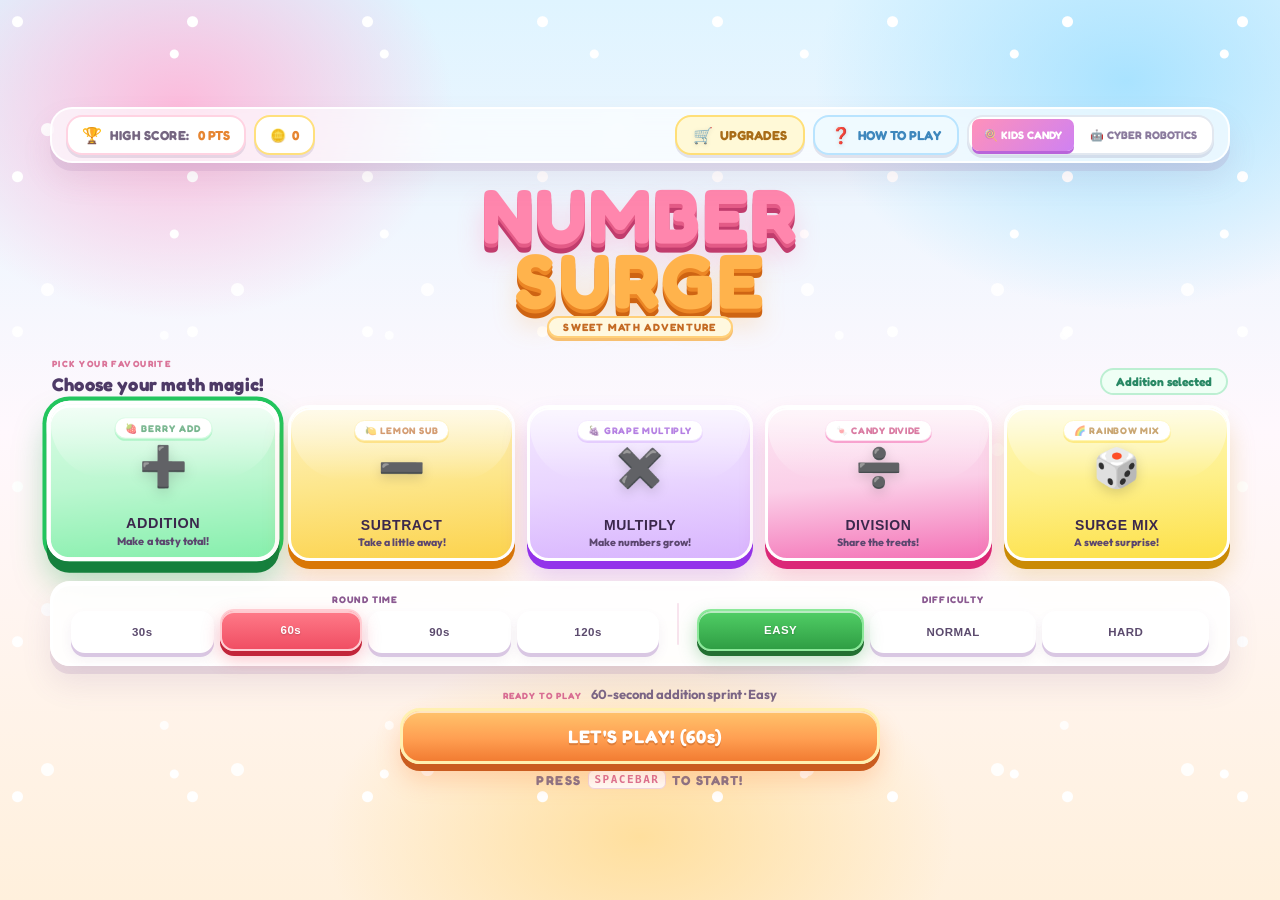
<file: index.html>
<!DOCTYPE html>
<html lang="en">

<head>
  <meta charset="UTF-8">
  <meta name="viewport" content="width=device-width, initial-scale=1.0, maximum-scale=1.0, user-scalable=no">
  <meta name="description"
    content="Number Surge — Fun and colorful math blitz game for kids! Solve floating equations and score combos!">
  <meta name="theme-color" content="#e8f4fd">
  <title>🎉 Number Surge — Kids Math Adventure! 🌈</title>
  <link rel="preconnect" href="https://fonts.googleapis.com">
  <link rel="preconnect" href="https://fonts.gstatic.com" crossorigin>
  <link
    href="https://fonts.googleapis.com/css2?family=Fredoka:wght@400;600;700;800;900&family=Outfit:wght@500;700;800;900&family=Press+Start+2P&family=Orbitron:wght@500;700;900&family=Rajdhani:wght@600;700&display=swap"
    rel="stylesheet">
  <link rel="stylesheet" href="style.css">
  <!-- CrazyGames HTML5 SDK v3 -->
  <script src="https://sdk.crazygames.com/crazygames-sdk-v3.js"></script>
</head>

<body>

  <!-- Background Ambient Particle Canvas -->
  <canvas id="ambient-canvas"></canvas>

  <div id="game-wrapper">

    <!-- ===== START SCREEN (AUTHENTIC ARCADE TITLE SCREEN) ===== -->
    <div id="start-screen" class="screen active">

      <!-- Top Title Screen Bar with Highscore and Theme Switcher -->
      <div class="title-top-bar">
        <div class="title-top-left-stats">
          <div class="title-highscore-pill">
            <span class="trophy-icon">🏆</span>
            <span class="hs-txt">HIGH SCORE:</span>
            <span id="start-highscore" class="hs-num">0 PTS</span>
          </div>
          <div class="title-coins-pill">
            <span class="coin-icon">🪙</span>
            <span id="coins-display" class="coin-num">0</span>
          </div>
        </div>

        <div class="title-actions-bar">
          <button id="shop-btn" class="shop-btn" aria-label="Shop & Upgrades" title="Shop & Upgrades"><span
              class="nav-icon nav-shop-icon" aria-hidden="true">🛒</span><span
              class="nav-label">UPGRADES</span></button>
          <button id="how-to-play-btn" class="help-btn" aria-label="How to Play" title="How to Play"><span
              class="nav-icon nav-help-icon" aria-hidden="true">❓</span><span class="nav-label">HOW TO
              PLAY</span></button>
          <div class="theme-switcher-bar">
            <button class="theme-btn active" data-theme="kids" title="Kids Candy Theme">🍭 KIDS CANDY</button>
            <button class="theme-btn" data-theme="robotics" title="Cyber Robotics Theme">🤖 CYBER ROBOTICS</button>
          </div>
        </div>
      </div>

      <!-- Main Arcade Title Core -->
      <div class="arcade-title-stage">

        <!-- 3D Extruded Logo Block -->
        <div class="title-logo-block">
          <div class="logo-deco logo-deco-left">🌟</div>
          <div class="logo-deco logo-deco-right">🌟</div>
          <h1 class="game-logo-3d">
            <span class="logo-row-1">NUMBER</span>
            <span class="logo-row-2">SURGE</span>
          </h1>
          <div class="logo-subline">SWEET MATH ADVENTURE</div>
        </div>

        <!-- Arcade Operation Mode Selector -->
        <div class="arcade-mode-panel">
          <div class="setup-section-heading">
            <div>
              <span class="eyebrow">PICK YOUR FAVOURITE</span>
              <h2>Choose your math magic!</h2>
            </div>
            <span class="selection-status" aria-live="polite">Addition selected</span>
          </div>
          <div class="arcade-mode-selector" id="mode-grid" role="group" aria-label="Game mode selector">
            <!-- Addition Card -->
            <button class="arcade-card mode-add active" data-mode="addition" aria-pressed="true">
              <div class="card-glow-bg"></div>
              <div class="card-pill">🍓 BERRY ADD</div>
              <div class="card-glyph">➕</div>
              <div class="card-info">
                <span class="card-name">ADDITION</span>
                <span class="card-tagline">Make a tasty total!</span>
              </div>
              <div class="card-check-tag">⭐ LET'S GO!</div>
            </button>

            <!-- Subtraction Card -->
            <button class="arcade-card mode-sub" data-mode="subtraction" aria-pressed="false">
              <div class="card-glow-bg"></div>
              <div class="card-pill">🍋 LEMON SUB</div>
              <div class="card-glyph">➖</div>
              <div class="card-info">
                <span class="card-name">SUBTRACT</span>
                <span class="card-tagline">Take a little away!</span>
              </div>
              <div class="card-check-tag">⭐ LET'S GO!</div>
            </button>

            <!-- Multiplication Card -->
            <button class="arcade-card mode-mult" data-mode="multiplication" aria-pressed="false">
              <div class="card-glow-bg"></div>
              <div class="card-pill">🍇 GRAPE MULTIPLY</div>
              <div class="card-glyph">✖️</div>
              <div class="card-info">
                <span class="card-name">MULTIPLY</span>
                <span class="card-tagline">Make numbers grow!</span>
              </div>
              <div class="card-check-tag">⭐ LET'S GO!</div>
            </button>

            <!-- Division Card -->
            <button class="arcade-card mode-div" data-mode="division" aria-pressed="false">
              <div class="card-glow-bg"></div>
              <div class="card-pill">🍬 CANDY DIVIDE</div>
              <div class="card-glyph">➗</div>
              <div class="card-info">
                <span class="card-name">DIVISION</span>
                <span class="card-tagline">Share the treats!</span>
              </div>
              <div class="card-check-tag">⭐ LET'S GO!</div>
            </button>

            <!-- Powers Card (Robotics Mode Only) -->
            <button class="arcade-card mode-pow" data-mode="powers" aria-pressed="false" style="display: none;">
              <div class="card-glow-bg"></div>
              <div class="card-pill"> POWERS!</div>
              <div class="card-glyph">A<sup>B</sup></div>
              <div class="card-info">
                <span class="card-name">POWERS</span>
                <span class="card-tagline">Exponents!</span>
              </div>
              <div class="card-check-tag">LET'S GO!</div>
            </button>

            <!-- Surge Mix Card -->
            <button class="arcade-card mode-mix" data-mode="mixed" aria-pressed="false">
              <div class="card-glow-bg"></div>
              <div class="card-pill">🌈 RAINBOW MIX</div>
              <div class="card-glyph">🎲</div>
              <div class="card-info">
                <span class="card-name">SURGE MIX</span>
                <span class="card-tagline">A sweet surprise!</span>
              </div>
              <div class="card-check-tag">⭐ LET'S GO!</div>
            </button>
          </div>
        </div>

        <!-- Unified Settings Deck -->
        <div class="arcade-settings-bar">
          <!-- Time Subgroup -->
          <div class="settings-subgroup">
            <div class="settings-group-title">ROUND TIME</div>
            <div class="time-chips-grid" id="time-grid" role="group" aria-label="Round duration selector">
              <button class="time-chip" data-time="30" aria-pressed="false">
                <span class="time-chip-val">30s</span>
              </button>
              <button class="time-chip active" data-time="60" aria-pressed="true">
                <span class="time-chip-val">60s</span>
              </button>
              <button class="time-chip" data-time="90" aria-pressed="false">
                <span class="time-chip-val">90s</span>
              </button>
              <button class="time-chip" data-time="120" aria-pressed="false">
                <span class="time-chip-val">120s</span>
              </button>
            </div>
          </div>

          <!-- Divider -->
          <div class="settings-divider"></div>

          <!-- Difficulty Subgroup -->
          <div class="settings-subgroup">
            <div class="settings-group-title">DIFFICULTY</div>
            <div class="time-chips-grid diff-grid" id="diff-grid" role="group" aria-label="Difficulty selector">
              <button class="time-chip active" data-diff="0" aria-pressed="true">
                <span class="time-chip-val">EASY</span>
              </button>
              <button class="time-chip" data-diff="3" aria-pressed="false">
                <span class="time-chip-val">NORMAL</span>
              </button>
              <button class="time-chip" data-diff="6" aria-pressed="false">
                <span class="time-chip-val">HARD</span>
              </button>
            </div>
          </div>
        </div>

        <!-- Big Play Button -->
        <div class="arcade-cta-box">
          <p class="launch-summary"><span>READY TO PLAY</span> 60-second addition sprint · Easy</p>
          <button id="start-btn" class="arcade-play-button">
            <span class="play-btn-bevel"></span>
            <span class="play-btn-content">
              <span class="play-arrow"></span>
              <span id="play-btn-label" class="play-label">LET'S PLAY! (60s)</span>
            </span>
          </button>

          <div class="press-space-prompt">
            <span class="blink-dot"></span> PRESS <kbd>SPACEBAR</kbd> TO START!
          </div>
        </div>

      </div>

    </div>

    <!-- ===== MAIN GAMEPLAY SCREEN ===== -->
    <div id="game-screen" class="screen">

      <!-- TOP PLAYGROUND SCOREBOARD HUD -->
      <header id="arcade-hud">

        <!-- Left: Score Panel with Level Pill -->
        <div class="hud-dashboard-box" id="hud-score-box">
          <div class="hud-subhead">
            <span class="hud-tag">SCORE</span>
            <span class="hud-level-tag" id="level-indicator">LVL 1</span>
          </div>
          <div class="hud-number-digital" id="score-display">0 PTS</div>
        </div>

        <!-- Center: Round Timer & Speed Surge Bar -->
        <div class="hud-center-console">
          <div class="timer-orb-badge" id="timer-badge">
            <span class="timer-dial-icon"></span>
            <span class="timer-number" id="timer-display">60</span>
            <span class="timer-unit">s</span>
          </div>

          <div class="speed-surge-meter">
            <div class="speed-meter-track">
              <div id="speed-meter-bar"></div>
            </div>
            <div class="speed-meter-label">SPEED SURGE</div>
          </div>
        </div>

        <!-- Right: Combo Flame, Shield & Controls -->
        <div class="hud-right-cluster">
          <div id="hud-shield-indicator" class="hud-shield-badge" title="Combo Shield Active" style="display: none;">
            <span class="shield-badge-icon">🛡️</span>
            <span id="shield-count" class="shield-badge-count">1</span>
          </div>

          <div class="hud-dashboard-box" id="hud-combo-box">
            <div class="hud-subhead">
              <span class="hud-tag">STREAK</span>
            </div>
            <div class="hud-combo-val" id="combo-display">
              <span id="combo-flame" class="combo-flame"></span>
              <span id="combo-num">0x</span>
            </div>
          </div>

          <div class="hud-btn-group">
            <button id="pause-btn" class="hud-control-btn" aria-label="Pause game" title="Pause Game">⏸️</button>
            <button id="sound-toggle" class="hud-control-btn" aria-label="Toggle sound" title="Toggle sound">
              <span id="sound-icon">🔊</span>
            </button>
          </div>
        </div>

      </header>

      <!-- DYNAMIC EQUATION CONSOLE (PLAYFUL PUZZLE MACHINE) -->
      <div id="equation-dock">
        <div class="dock-inner">

          <div class="dock-mode-indicator">
            <span class="indicator-led"></span>
            <span id="mode-badge" class="mode-badge-pill">ADDITION</span>
          </div>

          <div class="equation-slots-rig">
            <!-- Operand Slot 1 -->
            <div class="slot-housing">
              <div class="slot-label">BUBBLE 1</div>
              <div class="slot slot-operand" id="slot-a" data-slot="A">?</div>
            </div>

            <!-- Operator Symbol -->
            <div class="op-sign-badge" id="op-symbol">+</div>

            <!-- Operand Slot 2 -->
            <div class="slot-housing">
              <div class="slot-label">BUBBLE 2</div>
              <div class="slot slot-operand" id="slot-b" data-slot="B">?</div>
            </div>

            <!-- Equals Symbol -->
            <div class="eq-sign-badge">=</div>

            <!-- Target Goal Display -->
            <div class="slot-housing slot-housing-target">
              <div class="slot-label slot-label-gold">⭐ TARGET GOAL</div>
              <div class="slot slot-target" id="slot-target">40</div>
            </div>
          </div>

          <!-- Dynamic Action Feedback Toast -->
          <div id="speed-toast" class="speed-toast" aria-live="polite">⚡ SPEED SURGE +20</div>
        </div>
      </div>

      <!-- RIVER / GAME AREA -->
      <main id="river" role="application" aria-label="Number Surge live river">
        <div class="river-sky-decor">
          <div class="sky-cloud cloud-1">☁️</div>
          <div class="sky-cloud cloud-2">☁️</div>
          <div class="sky-cloud cloud-3">☁️</div>
          <div class="sky-star star-1">✨</div>
          <div class="sky-star star-2">⭐</div>
          <div class="sky-star star-3">✨</div>
        </div>

        <!-- Freeze Timer Frost Overlay -->
        <div id="freeze-overlay" class="freeze-overlay" style="display: none;">
          <div class="freeze-glow"></div>
          <div class="freeze-pill">❄️ TIME FROZEN! ❄️</div>
        </div>

        <div class="river-grid-bg"></div>
        <!-- Floating orbs injected by script.js -->
      </main>

      <!-- PAUSE OVERLAY MODAL -->
      <div id="pause-modal" class="pause-modal">
        <div class="pause-card">
          <div class="pause-icon">⏸️ 🍦 </div>
          <h3 class="pause-title">TAKING A BREAK! 😊</h3>
          <p class="pause-desc">Game is resting! 💤 Come back soon!</p>
          <div class="pause-actions">
            <button id="resume-btn" class="arcade-play-button">
              <span class="play-btn-content">KEEP PLAYING!</span>
            </button>
            <button id="pause-menu-btn" class="arcade-secondary-btn">
              <span>GO HOME</span>
            </button>
          </div>
        </div>
      </div>

    </div>

    <!-- ===== GAME OVER SCREEN (CHEERFUL RESULTS STAGE) ===== -->
    <div id="gameover-screen" class="screen">
      <div class="gameover-stage">

        <div class="go-header">
          <div class="gameover-banner">ROUND COMPLETE</div>
          <h2 class="gameover-title">YOU DID IT!</h2>
          <div class="gameover-stars"></div>
          <div id="rank-badge" class="rank-badge">SUPERSTAR</div>
        </div>

        <!-- Stats Breakdown Matrix -->
        <div class="stats-matrix">

          <div class="stat-card stat-main">
            <div class="stat-data">
              <div class="stat-sub">TOTAL SCORE</div>
              <div class="stat-big" id="final-score">0 PTS</div>
            </div>
            <div id="new-record-badge" class="new-record-pill">NEW RECORD!</div>
          </div>

          <div class="stats-mini-grid">
            <div class="mini-stat stat-accuracy">
              <span class="m-label">ACCURACY</span>
              <span class="m-val" id="final-accuracy">0%</span>
            </div>
            <div class="mini-stat stat-solved">
              <span class="m-label">SOLVED</span>
              <span class="m-val" id="final-solved">0</span>
            </div>
            <div class="mini-stat stat-streak">
              <span class="m-label">BEST STREAK</span>
              <span class="m-val" id="final-combo">0x</span>
            </div>
            <div class="mini-stat stat-coins">
              <span class="m-label">COINS WON</span>
              <span class="m-val" id="final-coins">+0</span>
            </div>
          </div>

        </div>

        <!-- CrazyGames Rewarded Video Bonus Actions -->
        <div class="gameover-reward-actions">
          <button id="double-coins-btn" class="arcade-reward-btn btn-double-coins">
            <span class="reward-btn-text">DOUBLE COINS (2x)</span>
          </button>

          <button id="revive-btn" class="arcade-reward-btn btn-revive">
            <span class="reward-btn-text">REVIVE (+30s)</span>
          </button>
        </div>

        <!-- Action Buttons -->
        <div class="gameover-actions">
          <button id="play-again-btn" class="arcade-play-button">
            <span class="play-btn-bevel"></span>
            <span class="play-btn-content">
              <span>PLAY AGAIN!</span>
            </span>
          </button>

          <button id="menu-btn" class="arcade-secondary-btn">
            <span>HOME MENU</span>
          </button>
        </div>

      </div>
    </div>

    <!-- HOW TO PLAY MODAL (COOLMATH & CRAZYGAMES COMPLIANT) -->
    <div id="how-to-play-modal" class="pause-modal" role="dialog" aria-modal="true" aria-labelledby="how-to-play-title">
      <div class="pause-card how-to-play-card">
        <div class="guide-hero">
          <div class="guide-orb" aria-hidden="true">?</div>
          <div>
            <span class="guide-eyebrow">QUICK START</span>
            <h3 id="how-to-play-title" class="how-to-play-title">HOW TO PLAY</h3>
          </div>
        </div>
        <p class="guide-intro">Match the numbers, build your streak, and beat your best score.</p>

        <div class="how-to-play-steps">
          <div class="instruction-step">
            <div class="step-badge">1</div>
            <div class="step-content">
              <strong>Read the target:</strong> Look at the equation at the top (for example <code>_&nbsp;+&nbsp;_&nbsp;=&nbsp;40</code>).
            </div>
          </div>
          <div class="instruction-step">
            <div class="step-badge">2</div>
            <div class="step-content">
              <strong>Choose two orbs:</strong> Tap the pair of floating numbers that solves it.
            </div>
          </div>
          <div class="instruction-step">
            <div class="step-badge">3</div>
            <div class="step-content">
              <strong>Catch power-ups:</strong>
              <div
                style="margin-top: 4px; display: grid; grid-template-columns: 1fr 1fr; gap: 4px; font-size: 12px; line-height: 1.4;">
                <span>💣 <b>Bomb:</b> Instant Solve</span>
                <span>❄️ <b>Freeze:</b> 5s Time Freeze</span>
                <span>💡 <b>Radar:</b> Glowing Hints</span>
                <span>🛡️ <b>Shield:</b> Protects Streak</span>
                <span>🪙 <b>Coins:</b> Instant +15 Coins</span>
              </div>
            </div>
          </div>
          <div class="instruction-step">
            <div class="step-badge">4</div>
            <div class="step-content">
              <strong>Grow your collection:</strong> Spend coins on upgrades and collectible orb skins.
            </div>
          </div>
        </div>

        <div class="pause-actions">
          <button id="close-how-to-play-btn" class="arcade-play-button">
            <span class="play-btn-content">GOT IT, LET'S PLAY!</span>
          </button>
        </div>
      </div>
    </div>

    <!-- ===== 🛒 SURGE SHOP & UPGRADES MODAL ===== -->
    <div id="shop-modal" class="pause-modal" role="dialog" aria-modal="true" aria-labelledby="shop-title">
      <div class="pause-card shop-card">

        <div class="shop-header">
          <div class="shop-header-left">
            <div class="shop-icon">🛒</div>
            <div>
              <h3 id="shop-title" class="shop-title">SURGE SHOP</h3>
              <div class="shop-sub">Power up your stats & unlock custom orb skins!</div>
            </div>
          </div>
          <div class="shop-coins-badge">
            <span class="coin-icon">🪙</span>
            <span id="shop-coins-val">0</span>
          </div>
        </div>

        <!-- Shop Navigation Tabs -->
        <div class="shop-tabs">
          <button class="shop-tab active" data-tab="upgrades">⚡ PERK UPGRADES</button>
          <button class="shop-tab" data-tab="skins">🎨 ORB SKINS</button>
        </div>

        <!-- Tab 1: Upgrades Content -->
        <div id="shop-tab-upgrades" class="shop-tab-content active">
          <div class="upgrades-grid">
            <!-- 1. Time Booster -->
            <div class="upgrade-item" data-upgrade="timeBoost">
              <div class="u-icon">⏱️</div>
              <div class="u-info">
                <div class="u-name">TIME SURGE</div>
                <div class="u-desc">+5s Base round duration per level</div>
                <div class="u-level" id="u-timeBoost-level">Level 0/5</div>
              </div>
              <button class="u-buy-btn" data-upgrade="timeBoost">
                <span class="u-cost-icon">🪙</span>
                <span class="u-cost-val" id="u-timeBoost-cost">50</span>
              </button>
            </div>

            <!-- 2. Combo Shield -->
            <div class="upgrade-item" data-upgrade="comboShield">
              <div class="u-icon">🛡️</div>
              <div class="u-info">
                <div class="u-name">STREAK SHIELD</div>
                <div class="u-desc">Start round with 1 shield (absorbs 1 mistake)</div>
                <div class="u-level" id="u-comboShield-level">Level 0/1</div>
              </div>
              <button class="u-buy-btn" data-upgrade="comboShield">
                <span class="u-cost-icon">🪙</span>
                <span class="u-cost-val" id="u-comboShield-cost">120</span>
              </button>
            </div>

            <!-- 3. Speed Extender -->
            <div class="upgrade-item" data-upgrade="speedBoost">
              <div class="u-icon">⚡</div>
              <div class="u-info">
                <div class="u-name">SPEED EXTENDER</div>
                <div class="u-desc">+1.5s longer window for max speed points</div>
                <div class="u-level" id="u-speedBoost-level">Level 0/4</div>
              </div>
              <button class="u-buy-btn" data-upgrade="speedBoost">
                <span class="u-cost-icon">🪙</span>
                <span class="u-cost-val" id="u-speedBoost-cost">75</span>
              </button>
            </div>

            <!-- 4. Coin Multiplier -->
            <div class="upgrade-item" data-upgrade="coinMult">
              <div class="u-icon">🪙</div>
              <div class="u-info">
                <div class="u-name">COIN MULTIPLIER</div>
                <div class="u-desc">+25% bonus coins from all solved equations</div>
                <div class="u-level" id="u-coinMult-level">Level 0/4</div>
              </div>
              <button class="u-buy-btn" data-upgrade="coinMult">
                <span class="u-cost-icon">🪙</span>
                <span class="u-cost-val" id="u-coinMult-cost">100</span>
              </button>
            </div>
          </div>
        </div>

        <!-- Tab 2: Orb Skins Content -->
        <div id="shop-tab-skins" class="shop-tab-content">
          <div class="skins-grid">
            <!-- Skin 1: Classic Bubble (Default / Free) -->
            <div class="skin-item active" data-skin="classic">
              <div class="skin-preview skin-classic">
                <div class="bubble-shine"></div>
                <span class="bubble-num skin-classic-icon">🍓</span>
              </div>
              <div class="skin-name skin-classic-name">CLASSIC BUBBLE</div>
              <button class="skin-action-btn" data-skin="classic">EQUIPPED</button>
            </div>

            <!-- Skin 2: Candy Swirl (Striped Candy Option) -->
            <div class="skin-item" data-skin="candy">
              <div class="skin-preview skin-candy">
                <div class="bubble-shine"></div>
                <span class="bubble-num">🍬</span>
              </div>
              <div class="skin-name">CANDY SWIRL</div>
              <button class="skin-action-btn btn-buy" data-skin="candy" data-cost="50">🪙 50</button>
            </div>

            <!-- Skin 3: Cyber Neon -->
            <div class="skin-item" data-skin="cyber">
              <div class="skin-preview skin-cyber">
                <div class="bubble-shine"></div>
                <span class="bubble-num">8</span>
              </div>
              <div class="skin-name">CYBER NEON</div>
              <button class="skin-action-btn btn-buy" data-skin="cyber" data-cost="100">🪙 100</button>
            </div>

            <!-- Skin 4: Magma Surge -->
            <div class="skin-item" data-skin="magma">
              <div class="skin-preview skin-magma">
                <div class="bubble-shine"></div>
                <span class="bubble-num">9</span>
              </div>
              <div class="skin-name">MAGMA SURGE</div>
              <button class="skin-action-btn btn-buy" data-skin="magma" data-cost="200">🪙 200</button>
            </div>

            <!-- Skin 5: Glacial Frost -->
            <div class="skin-item" data-skin="frost">
              <div class="skin-preview skin-frost">
                <div class="bubble-shine"></div>
                <span class="bubble-num">4</span>
              </div>
              <div class="skin-name">GLACIAL FROST</div>
              <button class="skin-action-btn btn-buy" data-skin="frost" data-cost="300">🪙 300</button>
            </div>

            <!-- Skin 6: Golden Royale -->
            <div class="skin-item" data-skin="gold">
              <div class="skin-preview skin-gold">
                <div class="bubble-shine"></div>
                <span class="bubble-num">👑</span>
              </div>
              <div class="skin-name">GOLDEN ROYALE</div>
              <button class="skin-action-btn btn-buy" data-skin="gold" data-cost="500">🪙 500</button>
            </div>

            <!-- Skin 7: Galaxy Nebula -->
            <div class="skin-item" data-skin="galaxy">
              <div class="skin-preview skin-galaxy">
                <div class="bubble-shine"></div>
                <span class="bubble-num">✨</span>
              </div>
              <div class="skin-name">GALAXY NEBULA</div>
              <button class="skin-action-btn btn-buy" data-skin="galaxy" data-cost="750">🪙 750</button>
            </div>
          </div>
        </div>

        <div class="pause-actions">
          <button id="close-shop-btn" class="arcade-play-button">
            <span class="play-btn-content">BACK TO GAME</span>
          </button>
        </div>

      </div>
    </div>

  </div>

  <script src="script.js"></script>
</body>

</html>
</file>
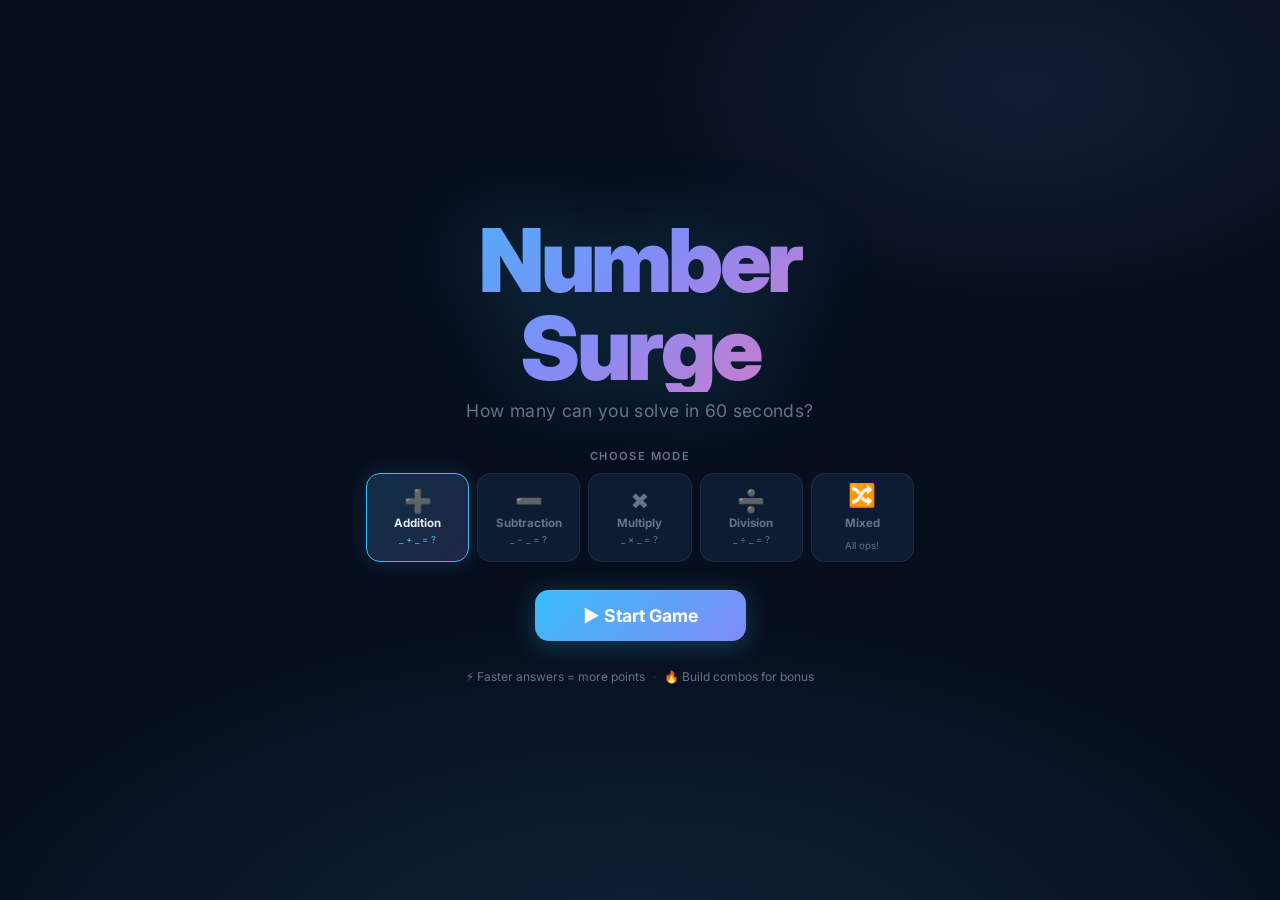
<file: MathRiver/index.html>
<!DOCTYPE html>
<html lang="en">
<head>
  <meta charset="UTF-8">
  <meta name="viewport" content="width=device-width, initial-scale=1.0, maximum-scale=1.0, user-scalable=no">
  <meta name="description" content="Number Surge — A fast-paced browser math game. Click floating numbers to solve equations before time runs out!">
  <meta name="theme-color" content="#0a1628">
  <title>Number Surge — Solve Equations, Beat the Clock</title>
  <link rel="stylesheet" href="style.css">
</head>
<body>

  <!-- ===== Start Screen ===== -->
  <div id="start-screen" class="screen active">
    <div class="start-inner">
      <div class="title-block">
        <h1 class="game-title">Number Surge</h1>
        <p class="tagline">How many can you solve in 60 seconds?</p>
      </div>

      <!-- Mode Selector -->
      <div class="mode-section">
        <p class="mode-label">Choose Mode</p>
        <div class="mode-grid" id="mode-grid" role="group" aria-label="Game mode selector">
          <button class="mode-card active" data-mode="addition"       aria-pressed="true">
            <span class="mode-icon">➕</span>
            <span class="mode-name">Addition</span>
            <span class="mode-example">_ + _ = ?</span>
          </button>
          <button class="mode-card" data-mode="subtraction"  aria-pressed="false">
            <span class="mode-icon">➖</span>
            <span class="mode-name">Subtraction</span>
            <span class="mode-example">_ − _ = ?</span>
          </button>
          <button class="mode-card" data-mode="multiplication" aria-pressed="false">
            <span class="mode-icon">✖️</span>
            <span class="mode-name">Multiply</span>
            <span class="mode-example">_ × _ = ?</span>
          </button>
          <button class="mode-card" data-mode="division"    aria-pressed="false">
            <span class="mode-icon">➗</span>
            <span class="mode-name">Division</span>
            <span class="mode-example">_ ÷ _ = ?</span>
          </button>
          <button class="mode-card mode-card--mixed" data-mode="mixed" aria-pressed="false">
            <span class="mode-icon">🔀</span>
            <span class="mode-name">Mixed</span>
            <span class="mode-example">All ops!</span>
          </button>
        </div>
      </div>

      <button id="start-btn" class="btn btn-primary btn-large">▶ Start Game</button>

      <div class="tips">
        <span class="tip-item">⚡ Faster answers = more points</span>
        <span class="tip-sep">·</span>
        <span class="tip-item">🔥 Build combos for bonus</span>
      </div>
    </div>
  </div>

  <!-- ===== Game Screen ===== -->
  <div id="game-screen" class="screen">

    <!-- HUD -->
    <header id="hud">
      <div class="hud-item" id="hud-score">
        <span class="hud-label">Score</span>
        <span id="score-display" class="hud-value">0</span>
      </div>

      <div class="hud-center">
        <div class="hud-item">
          <span class="hud-label">Time</span>
          <span id="timer-display" class="hud-value">60</span>
        </div>
        <div id="speed-bar-wrap" title="Speed bonus bar — answer fast!">
          <div id="speed-bar"></div>
        </div>
      </div>

      <div class="hud-item" id="hud-combo">
        <span class="hud-label">Combo</span>
        <span id="combo-display" class="hud-value">×0</span>
      </div>
      <button id="sound-toggle" class="hud-sound-btn" aria-label="Toggle sound" title="Toggle sound">🔊</button>
    </header>

    <!-- Target equation -->
    <div id="equation-bar">
      <div id="equation-wrap">
        <span id="mode-badge"></span>
        <span id="equation-text">_ + _ = ?</span>
      </div>
    </div>

    <!-- Speed bonus flash -->
    <div id="speed-bonus-toast" class="speed-toast" aria-live="polite"></div>

    <!-- River -->
    <div id="river" role="application" aria-label="Number Surge game area">
      <!-- Floating number buttons injected by script.js -->
    </div>

  </div>

  <!-- ===== Game Over Screen ===== -->
  <div id="gameover-screen" class="screen">
    <div class="gameover-inner">
      <h2 class="gameover-title">Game Over!</h2>

      <div id="final-stats">
        <div class="stat-row">
          <span class="stat-label">🏆 Score</span>
          <span id="final-score" class="stat-value highlight">0</span>
        </div>
        <div class="stat-row">
          <span class="stat-label">✅ Solved</span>
          <span id="final-solved" class="stat-value">0</span>
        </div>
        <div class="stat-row">
          <span class="stat-label">🎯 Accuracy</span>
          <span id="final-accuracy" class="stat-value">0%</span>
        </div>
        <div class="stat-row">
          <span class="stat-label">🔥 Best Combo</span>
          <span id="final-combo" class="stat-value">0</span>
        </div>
        <div class="stat-row">
          <span class="stat-label">⚡ Best Speed Bonus</span>
          <span id="final-speed" class="stat-value">+0</span>
        </div>
      </div>

      <div id="gameover-actions">
        <button id="play-again-btn" class="btn btn-primary">▶ Play Again</button>
        <button id="menu-btn" class="btn btn-secondary">🏠 Main Menu</button>
      </div>
    </div>
  </div>

  <script src="script.js"></script>
</body>
</html>
</file>
<file: style.css>
/* ========================================================
   Number Surge — Playful Kids Math Adventure Theme
   Bright candy colors, bouncy bubble number pieces,
   cheerful sky backgrounds, and fun rounded UI.
   ======================================================== */

/* ─── Design Tokens ─────────────────────────────────────── */
:root {
  /* Bright Cheerful Sky & Candy Backdrops */
  --bg-deep:        #e8f4fd;
  --bg-surface:     #f0f7ff;
  --bg-panel:       rgba(255, 255, 255, 0.92);
  --border-subtle:  rgba(0, 0, 0, 0.08);
  --border-accent:  #ff9f43;

  /* Candy Colors */
  --candy-orange:   #ff9f43;
  --candy-orange-l: #ffd093;
  --candy-orange-d: #e67e22;
  --candy-orange-s: #cc6600;

  --candy-pink:     #ff6b8a;
  --candy-green:    #2ed573;
  --candy-green-l:  #7bed9f;
  --candy-blue:     #45aaf2;
  --candy-purple:   #a55eea;
  --candy-yellow:   #fed330;
  --candy-red:      #fc5c65;
  --candy-teal:     #26de81;
  
  --text-pure:      #2d3436;
  --text-main:      #2d3436;
  --text-dim:       #636e72;
  --text-muted:     #b2bec3;

  /* Typography */
  --font-hud:       'Fredoka', 'Outfit', 'Segoe UI', system-ui, -apple-system, BlinkMacSystemFont, sans-serif;
  --font-retro:     'Press Start 2P', 'Rajdhani', 'Courier New', monospace;
  --font-body:      'Outfit', 'Fredoka', 'Segoe UI', system-ui, -apple-system, BlinkMacSystemFont, sans-serif;

  /* Sizing */
  --orb-size:       68px;
  --dock-height:    82px;
  --hud-height:     68px;
}

/* ─── Global Reset & Body ──────────────────────────────── */
*, *::before, *::after {
  box-sizing: border-box;
  margin: 0;
  padding: 0;
  user-select: none;
  -webkit-user-select: none;
}

html, body {
  width: 100%;
  height: 100%;
  overflow: hidden;
  background-color: var(--bg-deep);
  color: var(--text-main);
  font-family: var(--font-body);
  -webkit-font-smoothing: antialiased;
}

/* Background Particle Canvas */
#ambient-canvas {
  position: fixed;
  inset: 0;
  width: 100vw;
  height: 100vh;
  pointer-events: none;
  z-index: 1;
  opacity: 0.35;
}

body.theme-robotics #ambient-canvas {
  opacity: 0.85;
}

#game-wrapper {
  position: relative;
  width: 100%;
  height: 100%;
  z-index: 2;
}

/* ─── Screen Manager ───────────────────────────────────── */
.screen {
  display: none;
  position: absolute;
  inset: 0;
  width: 100%;
  height: 100%;
  flex-direction: column;
  align-items: center;
  justify-content: center;
}

.screen.active {
  display: flex !important;
  animation: screenFadeIn 0.35s cubic-bezier(0.16, 1, 0.3, 1) forwards;
}

@keyframes screenFadeIn {
  from { opacity: 0; transform: scale(0.96); }
  to   { opacity: 1; transform: scale(1); }
}

/* ========================================================
   🌈 PLAYFUL KIDS TITLE SCREEN
   ======================================================== */
#start-screen {
  display: none;
  flex-direction: column;
  justify-content: flex-start;
  align-items: center;
  padding: 16px 20px 24px 20px;
  background: 
    radial-gradient(ellipse 80% 60% at 50% 20%, rgba(255, 214, 109, 0.35) 0%, transparent 60%),
    radial-gradient(ellipse 60% 50% at 20% 80%, rgba(255, 107, 138, 0.2) 0%, transparent 50%),
    radial-gradient(ellipse 50% 40% at 80% 70%, rgba(69, 170, 242, 0.2) 0%, transparent 50%),
    linear-gradient(180deg, #c8e6ff 0%, #e8f4fd 35%, #fff5e6 70%, #ffe8d6 100%);
  overflow-y: auto;
  box-sizing: border-box;
}

#start-screen.active {
  display: flex;
}

.title-top-bar {
  width: 100%;
  max-width: 860px;
  display: flex;
  justify-content: space-between;
  align-items: center;
  z-index: 20;
  margin-bottom: 14px;
  padding: 0 4px;
  box-sizing: border-box;
  gap: 12px;
}

.title-top-left-stats {
  display: flex;
  align-items: center;
  gap: 10px;
  flex-wrap: nowrap;
  flex-shrink: 0;
}

.title-highscore-pill {
  display: inline-flex;
  align-items: center;
  gap: 8px;
  height: 38px;
  background: #ffffff;
  border: 2.5px solid #fed7aa;
  border-radius: 20px;
  padding: 0 14px;
  font-family: var(--font-hud);
  font-size: 13px;
  font-weight: 800;
  box-shadow: 0 4px 0 #fdba74;
  white-space: nowrap;
  box-sizing: border-box;
}

.trophy-icon { font-size: 16px; }
.hs-txt { color: var(--text-dim); letter-spacing: 0.5px; }
.hs-num { color: var(--candy-orange); font-weight: 900; }

.title-coins-pill {
  display: inline-flex;
  align-items: center;
  gap: 6px;
  height: 38px;
  background: #ffffff;
  border: 2.5px solid #fde047;
  border-radius: 20px;
  padding: 0 14px;
  font-family: var(--font-hud);
  font-size: 13px;
  font-weight: 800;
  color: #ca8a04;
  box-shadow: 0 4px 0 #facc15;
  white-space: nowrap;
  box-sizing: border-box;
}

.title-coins-pill .coin-num {
  font-weight: 900;
  color: #a16207;
}

.title-actions-bar {
  display: flex;
  align-items: center;
  gap: 10px;
  flex-wrap: nowrap;
  flex-shrink: 0;
}

.shop-btn {
  display: inline-flex;
  align-items: center;
  justify-content: center;
  gap: 6px;
  height: 38px;
  background: linear-gradient(180deg, #fef9c3 0%, #fef08a 50%, #fde047 100%);
  border: 2.5px solid #eab308;
  border-radius: 20px;
  padding: 0 16px;
  font-family: var(--font-hud);
  font-size: 13px;
  font-weight: 900;
  color: #854d0e;
  box-shadow: 0 4px 0 #ca8a04;
  cursor: pointer;
  transition: all 0.16s cubic-bezier(0.34, 1.56, 0.64, 1);
  white-space: nowrap;
  box-sizing: border-box;
}

.shop-btn:hover {
  transform: translateY(-2px);
  background: linear-gradient(180deg, #ffffff 0%, #fef08a 100%);
  box-shadow: 0 6px 0 #a16207;
}

.shop-btn:active {
  transform: translateY(2px);
  box-shadow: 0 1px 0 #ca8a04;
}

.help-btn {
  display: inline-flex;
  align-items: center;
  justify-content: center;
  gap: 6px;
  height: 38px;
  background: #ffffff;
  border: 2.5px solid #7dd3fc;
  border-radius: 20px;
  padding: 0 16px;
  font-family: var(--font-hud);
  font-size: 13px;
  font-weight: 800;
  color: #0284c7;
  box-shadow: 0 4px 0 #38bdf8;
  cursor: pointer;
  transition: all 0.16s cubic-bezier(0.34, 1.56, 0.64, 1);
  white-space: nowrap;
  box-sizing: border-box;
}

.help-btn:hover {
  transform: translateY(-2px);
  background: #f0f9ff;
  border-color: #38bdf8;
  box-shadow: 0 6px 0 #0284c7;
}

.help-btn:active {
  transform: translateY(2px);
  box-shadow: 0 1px 0 #38bdf8;
}

.theme-switcher-bar {
  display: inline-flex;
  align-items: center;
  height: 38px;
  background: #ffffff;
  border: 2.5px solid #e2e8f0;
  padding: 3px;
  border-radius: 20px;
  box-shadow: 0 4px 0 #cbd5e1;
  z-index: 10;
  box-sizing: border-box;
  gap: 4px;
}

.theme-btn {
  height: 100%;
  padding: 0 12px;
  border: none;
  border-radius: 14px;
  background: transparent;
  color: #64748b;
  font-family: var(--font-hud);
  font-weight: 800;
  font-size: 12px;
  cursor: pointer;
  transition: all 0.16s ease;
  display: inline-flex;
  align-items: center;
  gap: 4px;
  white-space: nowrap;
  box-sizing: border-box;
}

.theme-btn:hover {
  color: #334155;
}

.theme-btn.active {
  background: #a55eea;
  color: #ffffff;
  box-shadow: 0 2px 6px rgba(165, 94, 234, 0.4);
}

.arcade-title-stage {
  width: 100%;
  max-width: 860px;
  display: flex;
  flex-direction: column;
  align-items: center;
  justify-content: center;
  gap: 14px;
  z-index: 5;
  margin: 0 auto;
}

.title-logo-block {
  text-align: center;
  position: relative;
}

.game-logo-3d {
  font-family: var(--font-hud);
  font-weight: 900;
  font-size: clamp(2.6rem, 6vw, 3.6rem);
  line-height: 0.92;
  letter-spacing: 1.5px;
}

.logo-row-1 {
  display: block;
  color: #ff6b8a;
  text-shadow: 
    0 3px 0 #e84865,
    0 6px 0 #c13055,
    0 10px 20px rgba(255, 107, 138, 0.4);
}

.logo-row-2 {
  display: block;
  color: var(--candy-orange);
  text-shadow: 
    0 3px 0 var(--candy-orange-d),
    0 6px 0 var(--candy-orange-s),
    0 10px 20px rgba(255, 159, 67, 0.4);
}

.logo-subline {
  font-family: var(--font-hud);
  font-size: 12px;
  font-weight: 900;
  letter-spacing: 1px;
  color: #c2410c;
  margin-top: 4px;
  background: #ffedd5;
  padding: 3px 14px;
  border-radius: 20px;
  border: 2px solid #fdba74;
  display: inline-block;
  box-shadow: 0 3px 0 #fed7aa;
}

.logo-deco {
  display: none;
}

.logo-emoji-row {
  display: none;
}

/* Mode Selector */
.arcade-mode-panel {
  width: 100%;
}

.panel-header {
  display: none;
}

/* ─── Ultra-Cartoonish 3D Kids Mode Cards ────────────────── */
.arcade-mode-selector {
  display: grid;
  grid-template-columns: repeat(5, 1fr);
  gap: 12px;
  width: 100%;
}

.arcade-card {
  position: relative;
  background: #ffffff;
  border: 3px solid #e2e8f0;
  border-radius: 18px;
  padding: 10px 6px 8px 6px;
  display: flex;
  flex-direction: column;
  align-items: center;
  justify-content: space-between;
  gap: 4px;
  cursor: pointer;
  transition: transform 0.16s cubic-bezier(0.34, 1.56, 0.64, 1), box-shadow 0.16s ease;
  color: var(--text-dim);
  box-shadow: 0 6px 0 #cbd5e1, 0 8px 16px rgba(0, 0, 0, 0.06);
  min-height: 105px;
  overflow: hidden;
}

.arcade-card:hover {
  transform: translateY(-4px);
  box-shadow: 0 10px 0 #cbd5e1, 0 14px 20px rgba(0, 0, 0, 0.1);
}

.arcade-card.active {
  transform: translateY(3px);
  box-shadow: 0 3px 0 #cbd5e1;
}

.card-pill {
  font-family: var(--font-hud);
  font-size: 9px;
  font-weight: 900;
  padding: 3px 8px;
  border-radius: 10px;
  background: #f1f5f9;
  color: #64748b;
  box-shadow: 0 2px 0 rgba(0, 0, 0, 0.06);
}

.card-glyph {
  font-size: 28px;
  line-height: 1;
  filter: drop-shadow(0 3px 6px rgba(0, 0, 0, 0.12));
}

.card-info {
  display: flex;
  flex-direction: column;
  align-items: center;
  gap: 1px;
}

.card-name {
  font-family: var(--font-hud);
  font-size: 11px;
  font-weight: 900;
  letter-spacing: 0.5px;
}

.mode-add .card-name { color: #10b981; text-shadow: 0 1.5px 0 #a7f3d0; }
.mode-sub .card-name { color: #f97316; text-shadow: 0 1.5px 0 #fed7aa; }
.mode-mult .card-name { color: #a855f7; text-shadow: 0 1.5px 0 #e9d5ff; }
.mode-div .card-name { color: #f43f5e; text-shadow: 0 1.5px 0 #fecdd3; }
.mode-mix .card-name { color: #ca8a04; text-shadow: 0 1.5px 0 #fef08a; }

.card-tagline {
  display: none;
}

.card-check-tag { display: none; }

/* Playful Hover Bounce & Wobble */
.arcade-card:hover {
  transform: translateY(-8px) scale(1.05) rotate(-2deg);
  box-shadow: 0 14px 0 #cbd5e1, 0 20px 30px rgba(0, 0, 0, 0.12);
}

.arcade-card:nth-child(even):hover {
  transform: translateY(-8px) scale(1.05) rotate(2deg);
}

.arcade-card:hover .card-glyph {
  transform: scale(1.25) rotate(8deg);
}

/* Active Pressed / Selected State */
.arcade-card.active {
  transform: translateY(4px);
}

.arcade-card.active .card-check-tag {
  opacity: 1;
  transform: translateY(0);
}

.arcade-card.active .card-glow-bg {
  opacity: 0.25;
}

/* ── 1. Addition (Fresh Lime / Mint) ── */
.mode-add { 
  border-color: #a7f3d0; 
  box-shadow: 0 8px 0 #6ee7b7, 0 12px 24px rgba(46, 213, 115, 0.15);
}
.mode-add:hover { border-color: #34d399; box-shadow: 0 14px 0 #10b981, 0 20px 30px rgba(46, 213, 115, 0.25); }
.mode-add .card-glyph { color: #10b981; }
.mode-add .card-pill { background: #d1fae5; color: #047857; }
.mode-add.active {
  background: linear-gradient(180deg, #ecfdf5 0%, #d1fae5 100%);
  border-color: #10b981;
  box-shadow: 0 4px 0 #059669, 0 0 24px rgba(16, 185, 129, 0.35);
}
.mode-add.active .card-pill { background: #10b981; color: #ffffff; }
.mode-add.active .card-name { color: #065f46; }
.mode-add.active .card-tagline { color: #059669; }
.mode-add.active .card-check-tag { background: #10b981; color: #ffffff; }
.mode-add .card-glow-bg { background: radial-gradient(circle at 50% 30%, #10b981, transparent 70%); }

/* ── 2. Subtraction (Sunny Tangerine) ── */
.mode-sub { 
  border-color: #fed7aa; 
  box-shadow: 0 8px 0 #fdba74, 0 12px 24px rgba(255, 159, 67, 0.15);
}
.mode-sub:hover { border-color: #fb923c; box-shadow: 0 14px 0 #f97316, 0 20px 30px rgba(255, 159, 67, 0.25); }
.mode-sub .card-glyph { color: #f97316; }
.mode-sub .card-pill { background: #ffedd5; color: #c2410c; }
.mode-sub.active {
  background: linear-gradient(180deg, #fff7ed 0%, #ffedd5 100%);
  border-color: #f97316;
  box-shadow: 0 4px 0 #c2410c, 0 0 24px rgba(249, 115, 22, 0.35);
}
.mode-sub.active .card-pill { background: #f97316; color: #ffffff; }
.mode-sub.active .card-name { color: #9a3412; }
.mode-sub.active .card-tagline { color: #c2410c; }
.mode-sub.active .card-check-tag { background: #f97316; color: #ffffff; }
.mode-sub .card-glow-bg { background: radial-gradient(circle at 50% 30%, #f97316, transparent 70%); }

/* ── 3. Multiplication (Grape Purple) ── */
.mode-mult { 
  border-color: #e9d5ff; 
  box-shadow: 0 8px 0 #d8b4fe, 0 12px 24px rgba(165, 94, 234, 0.15);
}
.mode-mult:hover { border-color: #c084fc; box-shadow: 0 14px 0 #a855f7, 0 20px 30px rgba(165, 94, 234, 0.25); }
.mode-mult .card-glyph { color: #a855f7; }
.mode-mult .card-pill { background: #f3e8ff; color: #7e22ce; }
.mode-mult.active {
  background: linear-gradient(180deg, #faf5ff 0%, #f3e8ff 100%);
  border-color: #a855f7;
  box-shadow: 0 4px 0 #7e22ce, 0 0 24px rgba(168, 85, 247, 0.35);
}
.mode-mult.active .card-pill { background: #a855f7; color: #ffffff; }
.mode-mult.active .card-name { color: #581c87; }
.mode-mult.active .card-tagline { color: #7e22ce; }
.mode-mult.active .card-check-tag { background: #a855f7; color: #ffffff; }
.mode-mult .card-glow-bg { background: radial-gradient(circle at 50% 30%, #a855f7, transparent 70%); }

/* ── 4. Division (Bubblegum Pink) ── */
.mode-div { 
  border-color: #fecdd3; 
  box-shadow: 0 8px 0 #fda4af, 0 12px 24px rgba(255, 107, 138, 0.15);
}
.mode-div:hover { border-color: #fb7185; box-shadow: 0 14px 0 #f43f5e, 0 20px 30px rgba(255, 107, 138, 0.25); }
.mode-div .card-glyph { color: #f43f5e; }
.mode-div .card-pill { background: #ffe4e6; color: #be123c; }
.mode-div.active {
  background: linear-gradient(180deg, #fff1f2 0%, #ffe4e6 100%);
  border-color: #f43f5e;
  box-shadow: 0 4px 0 #be123c, 0 0 24px rgba(244, 63, 94, 0.35);
}
.mode-div.active .card-pill { background: #f43f5e; color: #ffffff; }
.mode-div.active .card-name { color: #881337; }
.mode-div.active .card-tagline { color: #be123c; }
.mode-div.active .card-check-tag { background: #f43f5e; color: #ffffff; }
.mode-div .card-glow-bg { background: radial-gradient(circle at 50% 30%, #f43f5e, transparent 70%); }

/* ── 5. Surge Mix (Sunny Rainbow Gold) ── */
.mode-mix { 
  border-color: #fef08a; 
  box-shadow: 0 8px 0 #fde047, 0 12px 24px rgba(254, 211, 48, 0.2);
}
.mode-mix:hover { border-color: #facc15; box-shadow: 0 14px 0 #eab308, 0 20px 30px rgba(254, 211, 48, 0.3); }
.mode-mix .card-glyph { color: #ca8a04; animation: sparkPulse 0.9s infinite alternate; }
.mode-mix .card-pill { background: #fef9c3; color: #854d0e; }
.mode-mix.active {
  background: linear-gradient(180deg, #fefce8 0%, #fef9c3 100%);
  border-color: #eab308;
  box-shadow: 0 4px 0 #a16207, 0 0 24px rgba(234, 179, 8, 0.4);
}
.mode-mix.active .card-pill { background: #eab308; color: #ffffff; }
.mode-mix.active .card-name { color: #713f12; }
.mode-mix.active .card-tagline { color: #a16207; }
.mode-mix.active .card-check-tag { background: #eab308; color: #ffffff; }
.mode-mix .card-glow-bg { background: radial-gradient(circle at 50% 30%, #eab308, transparent 70%); }

@media (max-width: 580px) {
  .title-top-bar {
    flex-direction: column;
    gap: 8px;
  }
  .arcade-mode-selector {
    grid-template-columns: repeat(2, 1fr);
  }
  .mode-mix { grid-column: span 2; }
}

/* ─── Chunky 3D Cartoon Round Timer Chips ────────────────── */
/* ========================================================
   ⚙️ UNIFIED ARCADE SETTINGS DECK (TIME & DIFFICULTY)
   ======================================================== */
.arcade-settings-bar {
  width: 100%;
  display: grid;
  grid-template-columns: 1.15fr auto 1fr;
  gap: 14px;
  align-items: center;
  background: rgba(255, 255, 255, 0.85);
  border: 2.5px solid #fed7aa;
  border-radius: 20px;
  padding: 10px 16px;
  box-shadow: 0 4px 0 #fdba74, 0 8px 18px rgba(255, 159, 67, 0.08);
  box-sizing: border-box;
}

.settings-subgroup {
  display: flex;
  flex-direction: column;
  gap: 6px;
}

.settings-divider {
  width: 2px;
  height: 44px;
  background: #fdba74;
  border-radius: 2px;
  opacity: 0.5;
}

.settings-group-title {
  font-family: var(--font-hud);
  font-size: 11px;
  font-weight: 900;
  color: #c2410c;
  letter-spacing: 0.5px;
  text-align: center;
}

.time-chips-grid {
  display: grid;
  grid-template-columns: repeat(4, 1fr);
  gap: 6px;
  width: 100%;
}

.diff-grid {
  grid-template-columns: repeat(3, 1fr);
}

.time-chip {
  background: #ffffff;
  border: 2px solid #e2e8f0;
  border-radius: 12px;
  height: 38px;
  padding: 0 4px;
  display: flex;
  align-items: center;
  justify-content: center;
  gap: 3px;
  cursor: pointer;
  transition: all 0.14s cubic-bezier(0.34, 1.56, 0.64, 1);
  color: #64748b;
  box-shadow: 0 3px 0 #cbd5e1;
  box-sizing: border-box;
}

.time-chip:hover {
  transform: translateY(-2px);
  border-color: #fed7aa;
  box-shadow: 0 5px 0 #fdba74;
}

.time-chip.active {
  background: #ff9f43;
  border-color: #ea580c;
  color: #ffffff;
  box-shadow: 0 3px 0 #c2410c;
  transform: translateY(1px);
}

.time-chip-icon {
  font-size: 14px;
  line-height: 1;
}

.time-chip-val {
  font-family: var(--font-hud);
  font-size: 12px;
  font-weight: 900;
  letter-spacing: 0.3px;
}

.time-chip.active .time-chip-val {
  color: #ffffff;
  text-shadow: 0 1px 2px rgba(0, 0, 0, 0.2);
}

/* 3D themed difficulty chips */
.diff-grid .time-chip[data-diff="0"].active {
  background: #10b981;
  border-color: #059669;
  box-shadow: 0 3px 0 #047857;
}

.diff-grid .time-chip[data-diff="3"].active {
  background: #f59e0b;
  border-color: #d97706;
  box-shadow: 0 3px 0 #b45309;
}

.diff-grid .time-chip[data-diff="6"].active {
  background: #f43f5e;
  border-color: #e11d48;
  box-shadow: 0 3px 0 #be123c;
}

/* 🎮 Big Rounded Play Button */
.arcade-cta-box {
  display: flex;
  flex-direction: column;
  align-items: center;
  gap: 8px;
  width: 100%;
  margin-top: 4px;
}

.arcade-play-button {
  position: relative;
  width: 100%;
  max-width: 440px;
  height: 56px;
  background: linear-gradient(180deg, #ffb347 0%, #ff9f43 50%, #e67e22 100%);
  border: none;
  border-radius: 20px;
  cursor: pointer;
  box-shadow: 
    0 6px 0 #cc6600,
    0 12px 24px rgba(255, 159, 67, 0.35);
  transition: transform 0.14s ease, box-shadow 0.14s ease;
  display: flex;
  align-items: center;
  justify-content: center;
}

.arcade-play-button * {
  pointer-events: none;
}

.arcade-play-button:hover {
  transform: translateY(-3px);
  box-shadow: 0 9px 0 #cc6600, 0 16px 28px rgba(255, 159, 67, 0.4);
}

.arcade-play-button:active {
  transform: translateY(4px);
  box-shadow: 0 2px 0 #cc6600;
}

.play-btn-content {
  display: flex;
  align-items: center;
  gap: 10px;
  font-family: var(--font-hud);
  font-size: 19px;
  font-weight: 900;
  color: #ffffff;
  text-shadow: 0 2px 4px rgba(0, 0, 0, 0.2);
  letter-spacing: 0.5px;
}

.play-arrow {
  font-size: 20px;
}

.press-space-prompt {
  font-family: var(--font-hud);
  font-size: 11px;
  font-weight: 700;
  letter-spacing: 1px;
  color: #64748b;
  display: flex;
  align-items: center;
  gap: 6px;
}

.press-space-prompt kbd {
  background: #ffffff;
  border: 1.5px solid rgba(0, 0, 0, 0.12);
  border-radius: 6px;
  padding: 2px 6px;
  font-size: 10px;
  color: var(--candy-orange);
  box-shadow: 0 2px 0 rgba(0, 0, 0, 0.06);
}

/* Responsive Scaling for short screens */
@media (max-height: 720px) {
  .arcade-title-stage {
    gap: 8px;
  }
  .game-logo-3d {
    font-size: 2.2rem;
  }
  .arcade-card {
    min-height: 80px;
    padding: 6px 4px;
  }
  .card-glyph {
    font-size: 22px;
  }
  .card-tagline {
    display: none;
  }
  .time-chip {
    padding: 6px 4px;
  }
  .time-chip-icon {
    font-size: 15px;
  }
  .time-chip-val {
    font-size: 12px;
  }
  .arcade-play-button {
    height: 48px;
  }
}

@media (max-width: 580px) {
  .arcade-mode-selector {
    grid-template-columns: repeat(3, 1fr);
  }
  .mode-div { grid-column: span 1; }
  .mode-mix { grid-column: span 2; }
}

.arcade-play-button:hover {
  background: linear-gradient(180deg, #ffd093 0%, #ffb347 45%, #ff9f43 100%);
  transform: translateY(-2px);
  box-shadow: 
    0 7px 0 #cc6600,
    0 14px 30px rgba(255, 159, 67, 0.4),
    inset 0 1px 0 rgba(255, 255, 255, 0.8);
}

.arcade-play-button:active {
  transform: translateY(4px);
  box-shadow: 
    0 1px 0 #cc6600,
    0 3px 8px rgba(255, 159, 67, 0.3);
}

.play-btn-content {
  display: flex;
  align-items: center;
  gap: 10px;
  font-family: var(--font-hud);
  font-size: 20px;
  font-weight: 800;
  letter-spacing: 1.5px;
  color: #ffffff;
  text-shadow: 0 1px 2px rgba(0, 0, 0, 0.2);
}

.play-arrow { font-size: 18px; }

.press-space-prompt {
  font-family: var(--font-hud);
  font-size: 12px;
  font-weight: 700;
  letter-spacing: 1.5px;
  color: var(--text-dim);
  display: flex;
  align-items: center;
  gap: 6px;
}

.press-space-prompt kbd {
  background: #ffffff;
  border: 1.5px solid rgba(0, 0, 0, 0.12);
  border-radius: 6px;
  padding: 2px 6px;
  font-size: 11px;
  color: var(--candy-orange);
  box-shadow: 0 2px 0 rgba(0, 0, 0, 0.06);
}

.blink-dot {
  color: var(--candy-orange);
  animation: blinkDot 1s infinite alternate;
}

@keyframes blinkDot {
  from { opacity: 0.2; }
  to   { opacity: 1; }
}

/* ========================================================
   🌤️ PLAYGROUND SCOREBOARD HUD (FRIENDLY & COLORFUL)
   ======================================================== */
#game-screen {
  justify-content: flex-start;
  background: #dcf0ff;
}

#arcade-hud {
  width: 100%;
  height: 68px;
  background: #ffffff;
  border-bottom: 3.5px solid #bae6fd;
  box-shadow: 0 6px 20px rgba(56, 189, 248, 0.15);
  display: flex;
  align-items: center;
  justify-content: space-between;
  padding: 0 20px;
  z-index: 20;
  border-radius: 0 0 24px 24px;
  box-sizing: border-box;
}

/* Dashboard Box */
.hud-dashboard-box {
  background: linear-gradient(180deg, #fffdfa 0%, #fff7ed 100%);
  border: 2.5px solid #fed7aa;
  border-radius: 18px;
  padding: 4px 14px;
  display: flex;
  flex-direction: column;
  box-shadow: 0 3px 0 #fdba74, 0 4px 12px rgba(251, 146, 60, 0.1);
  min-width: 110px;
  box-sizing: border-box;
}

#hud-combo-box {
  background: linear-gradient(180deg, #f8faff 0%, #eff6ff 100%);
  border: 2.5px solid #bfdbfe;
  box-shadow: 0 3px 0 #93c5fd, 0 4px 12px rgba(59, 130, 246, 0.1);
  min-width: 80px;
  align-items: center;
  text-align: center;
}

.hud-subhead {
  display: flex;
  align-items: center;
  justify-content: space-between;
  gap: 6px;
}

.hud-tag {
  font-family: var(--font-hud);
  font-size: 10px;
  font-weight: 900;
  letter-spacing: 0.5px;
  color: #ea580c;
  text-shadow: 0 1px 0 #fed7aa;
}

#hud-combo-box .hud-tag {
  color: #2563eb;
  text-shadow: 0 1px 0 #bfdbfe;
}

.hud-level-tag {
  font-family: var(--font-hud);
  font-size: 10px;
  font-weight: 900;
  color: #ffffff;
  background: #10b981;
  border: 1.5px solid #ffffff;
  padding: 1px 7px;
  border-radius: 10px;
  box-shadow: 0 2px 0 #059669;
}

.hud-number-digital {
  font-family: var(--font-hud);
  font-size: 22px;
  font-weight: 900;
  letter-spacing: 0.5px;
  color: #d97706;
  text-shadow: 0 2px 0 #fde68a;
  line-height: 1.1;
}

#hud-score-box.score-pop .hud-number-digital {
  animation: scoreBounce 0.35s cubic-bezier(0.34, 1.56, 0.64, 1);
  color: #10b981;
  text-shadow: 0 2px 0 #a7f3d0;
}

@keyframes scoreBounce {
  0% { transform: scale(1); }
  50% { transform: scale(1.3) rotate(-3deg); }
  100% { transform: scale(1); }
}

/* Center Console: Round Timer & Speed Gauge */
.hud-center-console {
  display: flex;
  flex-direction: column;
  align-items: center;
  gap: 3px;
}

.timer-orb-badge {
  display: inline-flex;
  align-items: center;
  gap: 6px;
  background: #ffffff;
  border: 3px solid #fb923c;
  border-radius: 20px;
  padding: 2px 18px;
  height: 34px;
  box-sizing: border-box;
  box-shadow: 0 3px 0 #ea580c, 0 6px 14px rgba(251, 146, 60, 0.2);
  animation: timerFloat 2s infinite ease-in-out;
}

@keyframes timerFloat {
  0%, 100% { transform: translateY(0); }
  50% { transform: translateY(-2px); }
}

.timer-dial-icon {
  font-size: 16px;
  animation: clockWiggle 2s infinite ease-in-out;
}

@keyframes clockWiggle {
  0%, 100% { transform: rotate(0deg); }
  25% { transform: rotate(-8deg); }
  75% { transform: rotate(8deg); }
}

.timer-number {
  font-family: var(--font-hud);
  font-size: 22px;
  font-weight: 900;
  color: #1e293b;
  min-width: 26px;
  text-align: center;
}

.timer-unit {
  font-family: var(--font-hud);
  font-size: 12px;
  font-weight: 900;
  color: #ea580c;
}

.timer-low .timer-number {
  color: #ef4444 !important;
  text-shadow: 0 2px 0 #fee2e2;
  animation: timerPanic 0.35s ease infinite alternate;
}

@keyframes timerPanic {
  from { transform: scale(1); }
  to   { transform: scale(1.25); }
}

.speed-surge-meter {
  display: flex;
  flex-direction: column;
  align-items: center;
  gap: 1px;
}

.speed-meter-track {
  width: 120px;
  height: 7px;
  background: #f1f5f9;
  border-radius: 8px;
  overflow: hidden;
  border: 1.5px solid #cbd5e1;
  box-shadow: inset 0 1px 3px rgba(0, 0, 0, 0.08);
}

#speed-meter-bar {
  height: 100%;
  width: 100%;
  background: linear-gradient(90deg, #10b981 0%, #eab308 50%, #f43f5e 100%);
  border-radius: 6px;
  transform-origin: left;
  transition: width 0.1s linear;
}

.speed-meter-label {
  font-family: var(--font-hud);
  font-size: 9px;
  font-weight: 900;
  letter-spacing: 0.5px;
  color: #ea580c;
  text-shadow: 0 1px 0 #fed7aa;
}

/* Right Cluster: Combo & Controls */
.hud-right-cluster {
  display: flex;
  align-items: center;
  gap: 10px;
}

.hud-combo-val {
  display: flex;
  align-items: center;
  gap: 4px;
  font-family: var(--font-hud);
  font-size: 22px;
  font-weight: 900;
  color: #2563eb;
  text-shadow: 0 2px 0 #bfdbfe;
  line-height: 1.1;
}

.combo-flame {
  display: inline-block;
  font-size: 18px;
  transition: all 0.2s;
  filter: drop-shadow(0 2px 3px rgba(0,0,0,0.1));
}

.combo-fire .combo-flame {
  animation: flameBounce 0.4s ease infinite alternate;
}

@keyframes flameBounce {
  from { transform: scale(1.1) rotate(-8deg); }
  to   { transform: scale(1.4) rotate(8deg); }
}

.hud-btn-group {
  display: flex;
  align-items: center;
  gap: 6px;
}

.hud-control-btn {
  background: #ffffff;
  border: 2.5px solid #e2e8f0;
  border-radius: 16px;
  font-size: 16px;
  width: 38px;
  height: 38px;
  display: flex;
  align-items: center;
  justify-content: center;
  cursor: pointer;
  color: var(--text-main);
  transition: all 0.16s cubic-bezier(0.34, 1.56, 0.64, 1);
  box-shadow: 0 3px 0 #cbd5e1, 0 3px 8px rgba(0, 0, 0, 0.05);
  box-sizing: border-box;
}

.hud-control-btn:hover {
  background: #fff8ef;
  border-color: #ff9f43;
  transform: translateY(-2px) scale(1.06);
  box-shadow: 0 5px 0 #ea580c;
}

.hud-control-btn:active {
  transform: translateY(2px);
  box-shadow: 0 1px 0 #cbd5e1;
}

/* ========================================================
   🧩 MAGICAL PUZZLE EQUATION CONSOLE (DOCK)
   ======================================================== */
#equation-dock {
  width: auto;
  min-width: 480px;
  max-width: 580px;
  height: 68px;
  background: #ffffff;
  border: 3px solid #7dd3fc;
  border-radius: 22px;
  box-shadow: 0 5px 0 #38bdf8, 0 8px 20px rgba(56, 189, 248, 0.18);
  display: flex;
  align-items: center;
  justify-content: center;
  z-index: 15;
  position: relative;
  margin: 10px auto 0 auto;
  padding: 0 16px;
  box-sizing: border-box;
}

.dock-inner {
  display: flex;
  align-items: center;
  justify-content: center;
  gap: 12px;
  width: 100%;
}

.dock-mode-indicator {
  display: flex;
  align-items: center;
  gap: 5px;
  background: #10b981;
  border: 2px solid #ffffff;
  border-radius: 14px;
  padding: 4px 10px;
  box-shadow: 0 2px 0 #059669;
}

.indicator-led {
  width: 7px;
  height: 7px;
  border-radius: 50%;
  background: #ffffff;
  box-shadow: 0 0 6px #ffffff;
  animation: ledPulse 1.2s infinite alternate;
}

@keyframes ledPulse {
  from { opacity: 0.5; transform: scale(0.8); }
  to   { opacity: 1; transform: scale(1.2); }
}

.mode-badge-pill {
  font-family: var(--font-hud);
  font-size: 11px;
  font-weight: 900;
  letter-spacing: 0.5px;
  color: #ffffff;
  text-shadow: 0 1px 2px rgba(0, 0, 0, 0.2);
}

.equation-slots-rig {
  display: flex;
  align-items: center;
  gap: 8px;
}

.slot-housing {
  display: flex;
  flex-direction: column;
  align-items: center;
  gap: 2px;
}

.slot-label {
  display: none;
}

.slot {
  display: flex;
  align-items: center;
  justify-content: center;
  font-family: var(--font-hud);
  font-weight: 900;
  border-radius: 16px;
  transition: all 0.2s cubic-bezier(0.34, 1.56, 0.64, 1);
  box-sizing: border-box;
}

.slot-operand {
  width: 56px;
  height: 48px;
  background: #f0f9ff;
  border: 3px dashed #38bdf8;
  color: #0284c7;
  font-size: 24px;
  box-shadow: inset 0 2px 5px rgba(0, 0, 0, 0.06), 0 3px 0 #bae6fd;
  animation: questionPulse 2s infinite ease-in-out;
}

@keyframes questionPulse {
  0%, 100% { border-color: #38bdf8; transform: scale(1); }
  50% { border-color: #7dd3fc; transform: scale(1.03); }
}

/* Locked slot state */
.slot-operand.locked {
  background: #ecfdf5;
  border: 3px solid #10b981;
  color: #047857;
  box-shadow: 0 3px 0 #059669, 0 0 16px rgba(16, 185, 129, 0.4);
  transform: scale(1.06);
  animation: none;
}

.slot-operand.success-flash {
  background: #d1fae5 !important;
  border-color: #10b981 !important;
  color: #065f46 !important;
  box-shadow: 0 0 20px rgba(16, 185, 129, 0.6) !important;
  transform: scale(1.12) !important;
}

.slot-operand.wrong-flash {
  background: #fee2e2 !important;
  border-color: #ef4444 !important;
  color: #991b1b !important;
  animation: slotShake 0.35s ease;
}

@keyframes slotShake {
  0%, 100% { transform: translateX(0); }
  25% { transform: translateX(-8px) rotate(-3deg); }
  50% { transform: translateX(8px) rotate(3deg); }
  75% { transform: translateX(-4px); }
}

.op-sign-badge, .eq-sign-badge {
  font-family: var(--font-hud);
  font-size: 24px;
  font-weight: 900;
  color: #f43f5e;
  margin: 0;
  height: 48px;
  display: flex;
  align-items: center;
  justify-content: center;
  text-shadow: 0 2px 0 #fecdd3;
  line-height: 1;
}

.slot-target {
  min-width: 72px;
  height: 48px;
  padding: 0 14px;
  background: linear-gradient(180deg, #fb923c 0%, #f97316 50%, #ea580c 100%);
  border: 3px solid #ffffff;
  color: #ffffff;
  font-size: 26px;
  box-shadow: 0 4px 0 #c2410c, 0 8px 20px rgba(234, 88, 12, 0.3);
  text-shadow: 0 2px 4px rgba(0, 0, 0, 0.25);
  animation: targetPulse 2s infinite alternate;
}

@keyframes targetPulse {
  from { transform: scale(1); }
  to   { transform: scale(1.04); }
}

/* Speed Toast */
.speed-toast {
  position: absolute;
  top: 100%;
  left: 50%;
  transform: translateX(-50%) translateY(8px);
  background: linear-gradient(135deg, #ff9f43 0%, #e67e22 100%);
  color: #ffffff;
  font-family: var(--font-hud);
  font-size: 14px;
  font-weight: 900;
  padding: 6px 18px;
  border-radius: 20px;
  pointer-events: none;
  opacity: 0;
  transition: all 0.2s cubic-bezier(0.34, 1.56, 0.64, 1);
  box-shadow: 0 6px 16px rgba(255, 159, 67, 0.4);
  white-space: nowrap;
  border: 2px solid #ffffff;
}

.speed-toast.pop {
  opacity: 1;
  transform: translateX(-50%) translateY(14px) scale(1.1);
}

/* ========================================================
   🌈 PLAYGROUND RIVER ARENA (ANIMATED SKY & WAVES)
   ======================================================== */
#river {
  position: relative;
  flex: 1;
  width: 100%;
  overflow: hidden;
  background: 
    radial-gradient(ellipse 100% 70% at 50% 10%, rgba(255, 255, 255, 0.6) 0%, transparent 60%),
    linear-gradient(180deg, #dcf0ff 0%, #cbe7ff 40%, #b8deff 75%, #a4d4ff 100%);
}

/* Sky Cartoon Clouds */
.river-sky-decor {
  position: absolute;
  inset: 0;
  pointer-events: none;
  z-index: 1;
}

.sky-cloud {
  position: absolute;
  font-size: 42px;
  opacity: 0.75;
  filter: drop-shadow(0 4px 8px rgba(69, 170, 242, 0.15));
}

.cloud-1 { top: 12%; left: 8%; animation: cloudFloat1 18s ease-in-out infinite alternate; }
.cloud-2 { top: 35%; right: 10%; font-size: 50px; animation: cloudFloat2 24s ease-in-out infinite alternate; }
.cloud-3 { top: 65%; left: 14%; font-size: 36px; animation: cloudFloat1 20s ease-in-out infinite alternate-reverse; }

@keyframes cloudFloat1 {
  from { transform: translateX(0) translateY(0); }
  to   { transform: translateX(45px) translateY(-10px); }
}

@keyframes cloudFloat2 {
  from { transform: translateX(0) translateY(0); }
  to   { transform: translateX(-50px) translateY(12px); }
}

/* Twinkle Stars */
.sky-star {
  position: absolute;
  font-size: 22px;
  animation: starTwinkle 2.5s ease-in-out infinite alternate;
}

.star-1 { top: 18%; right: 25%; color: #ffd093; animation-delay: 0.2s; }
.star-2 { top: 52%; left: 30%; color: #fed330; font-size: 28px; animation-delay: 1.1s; }
.star-3 { top: 78%; right: 20%; color: #a0f0c5; animation-delay: 0.7s; }

@keyframes starTwinkle {
  0% { transform: scale(0.7) rotate(0deg); opacity: 0.3; }
  50% { transform: scale(1.3) rotate(45deg); opacity: 1; }
  100% { transform: scale(0.8) rotate(90deg); opacity: 0.4; }
}

/* Animated Water Waves at Bottom */
.river-bottom-waves {
  position: absolute;
  bottom: 0;
  left: 0;
  width: 200%;
  height: 38px;
  pointer-events: none;
  z-index: 2;
  background: repeating-linear-gradient(
    90deg,
    rgba(255, 255, 255, 0.2) 0px,
    rgba(255, 255, 255, 0.35) 40px,
    rgba(255, 255, 255, 0.15) 80px
  );
  border-radius: 20px 20px 0 0;
  animation: waveRoll 12s linear infinite;
}

@keyframes waveRoll {
  from { transform: translateX(0); }
  to   { transform: translateX(-50%); }
}

.river-grid-bg {
  position: absolute;
  inset: 0;
  pointer-events: none;
  background-image: 
    radial-gradient(circle, rgba(69, 170, 242, 0.12) 1.5px, transparent 1.5px);
  background-size: 36px 36px;
}

/* ========================================================
   🍬 3D GLOSSY CANDY BUBBLE NUMBER PIECES
   Ultra-juicy candy spheres with dual specular shine,
   vibrant colors, and bouncy jelly physics.
   ======================================================== */
.orb-floater {
  position: absolute;
  width: var(--orb-size);
  height: var(--orb-size);
  border-radius: 50%;
  display: flex;
  align-items: center;
  justify-content: center;
  cursor: pointer;
  z-index: 5;
  transition: 
    transform 0.18s cubic-bezier(0.34, 1.56, 0.64, 1),
    box-shadow 0.18s ease,
    filter 0.18s ease;
  will-change: left, top, transform;
  outline: none;
  -webkit-tap-highlight-color: transparent;
  border: 3.5px solid #1e293b;
  box-shadow: 0 5px 12px rgba(0, 0, 0, 0.15), 0 3px 0 rgba(30, 41, 59, 0.3);
}

/* Main Top Glass Highlight (Cartoon Style) */
.bubble-shine {
  position: absolute;
  top: 8px;
  right: 12px;
  width: 14px;
  height: 8px;
  background: rgba(255, 255, 255, 0.85);
  border-radius: 50%;
  transform: rotate(-30deg);
  pointer-events: none;
  z-index: 3;
}

/* Crisp Central Number Glyph */
.bubble-num {
  font-family: var(--font-hud);
  font-size: 28px;
  font-weight: 900;
  color: #ffffff;
  z-index: 4;
  letter-spacing: 0.5px;
  text-shadow: 
    0 2px 4px rgba(0, 0, 0, 0.35),
    0 1px 0 rgba(0, 0, 0, 0.5);
  pointer-events: none;
}

/* Hover Squish & Bounce */
.orb-floater:hover {
  transform: translateY(-6px) scale(1.12) !important;
  z-index: 10;
  box-shadow: 0 8px 18px rgba(0, 0, 0, 0.2), 0 4px 0 rgba(30, 41, 59, 0.35);
}

/* ── 1. Strawberry Bubble ── */
.orb-amber {
  background: radial-gradient(circle at 35% 35%, #ff8da6 0%, #ff6b8a 60%, #e84865 100%);
  border-color: #ff477e;
  box-shadow: 0 5px 14px rgba(255, 107, 138, 0.35), 0 3px 0 #c13055;
}

/* ── 2. Mint Green Bubble ── */
.orb-emerald {
  background: radial-gradient(circle at 35% 35%, #55e695 0%, #2ed573 60%, #1db85b 100%);
  border-color: #20bf6b;
  box-shadow: 0 5px 14px rgba(46, 213, 115, 0.35), 0 3px 0 #139746;
}

/* ── 3. Grape Purple Bubble ── */
.orb-violet {
  background: radial-gradient(circle at 35% 35%, #ba7eff 0%, #a55eea 60%, #8839d4 100%);
  border-color: #8854d0;
  box-shadow: 0 5px 14px rgba(165, 94, 234, 0.35), 0 3px 0 #7227b8;
}

/* ── 4. Juicy Orange Bubble ── */
.orb-coral {
  background: radial-gradient(circle at 35% 35%, #ffb669 0%, #ff9f43 60%, #e67e22 100%);
  border-color: #fa8231;
  box-shadow: 0 5px 14px rgba(255, 159, 67, 0.35), 0 3px 0 #cc6600;
}

/* Custom Equipped Orb Skin Classes */
.skin-applied-cyber .orb-floater:not(.orb-powerup) {
  background: linear-gradient(135deg, #0f172a, #1e293b);
  border-color: #00f2fe;
  color: #00f2fe;
  box-shadow: 0 0 14px rgba(0, 242, 254, 0.4), inset 0 0 10px rgba(0, 242, 254, 0.2);
}
.skin-applied-magma .orb-floater:not(.orb-powerup) {
  background: radial-gradient(circle at 35% 35%, #ff4b2b, #ff416c);
  border-color: #ff0844;
  color: #ffffff;
  box-shadow: 0 0 14px rgba(255, 65, 108, 0.5), inset 0 0 10px rgba(255, 235, 59, 0.3);
}
.skin-applied-frost .orb-floater:not(.orb-powerup) {
  background: radial-gradient(circle at 35% 35%, #8ec5fc, #e0c3fc);
  border-color: #38bdf8;
  color: #0369a1;
  box-shadow: 0 0 14px rgba(56, 189, 248, 0.5), inset 0 0 10px rgba(255, 255, 255, 0.6);
}
.skin-applied-gold .orb-floater:not(.orb-powerup) {
  background: radial-gradient(circle at 35% 35%, #ffe259, #ffa751);
  border-color: #eab308;
  color: #713f12;
  box-shadow: 0 0 16px rgba(250, 204, 21, 0.6), inset 0 0 12px rgba(255, 255, 255, 0.7);
}
.skin-applied-galaxy .orb-floater:not(.orb-powerup) {
  background: radial-gradient(circle at 35% 35%, #30cfd0, #330867);
  border-color: #a855f7;
  color: #ffffff;
  box-shadow: 0 0 16px rgba(168, 85, 247, 0.6), inset 0 0 10px rgba(48, 207, 208, 0.4);
}

/* ── Selected State ── */
.orb-selected {
  transform: scale(1.22) !important;
  z-index: 15;
  filter: brightness(1.1);
  animation: bubbleBounce 0.4s infinite alternate;
  border-color: #ffffff !important;
  box-shadow: 
    0 0 0 4px #ffffff,
    0 8px 20px rgba(0, 0, 0, 0.25) !important;
}

@keyframes bubbleBounce {
  from { transform: scale(1.18) translateY(0); }
  to   { transform: scale(1.24) translateY(-5px); }
}

/* ── Correct Match Pop ── */
.orb-correct {
  transform: scale(1.65) !important;
  opacity: 0;
  transition: all 0.28s ease-out;
  pointer-events: none;
  filter: brightness(1.6);
  box-shadow: 0 0 0 6px #2ed573 !important;
}

/* ── Wrong Match Shake ── */
.orb-wrong {
  animation: orbShake 0.35s ease;
  filter: saturate(1.6) brightness(0.95);
  box-shadow: 0 0 0 6px #fc5c65 !important;
}

@keyframes orbShake {
  0%, 100% { transform: translateX(0); }
  25% { transform: translateX(-8px); }
  50% { transform: translateX(8px); }
  75% { transform: translateX(-4px); }
}

/* Floating Score Popups */
.score-floating-text {
  position: absolute;
  font-family: var(--font-hud);
  font-weight: 900;
  font-size: 24px;
  pointer-events: none;
  z-index: 30;
  transform: translateX(-50%);
  animation: floatUpFade 0.75s cubic-bezier(0.16, 1, 0.3, 1) forwards;
}

.score-plus {
  color: var(--candy-green);
  text-shadow: 0 0 10px rgba(46, 213, 115, 0.6);
}

.score-minus {
  color: var(--candy-red);
  text-shadow: 0 0 10px rgba(252, 92, 101, 0.6);
}

@keyframes floatUpFade {
  0% { opacity: 1; transform: translateX(-50%) translateY(0) scale(0.8); }
  50% { opacity: 1; transform: translateX(-50%) translateY(-35px) scale(1.25); }
  100% { opacity: 0; transform: translateX(-50%) translateY(-70px) scale(1.4); }
}

/* Screen Shake Effect */
.screen-shake {
  animation: cameraShake 0.35s ease;
}

@keyframes cameraShake {
  0%, 100% { transform: translate(0, 0); }
  20% { transform: translate(-5px, 3px); }
  40% { transform: translate(5px, -3px); }
  60% { transform: translate(-3px, -2px); }
  80% { transform: translate(3px, 2px); }
}

/* ========================================================
   ⏸️ IN-GAME PAUSE MODAL (PLAYFUL BREAK)
   ======================================================== */
.pause-modal {
  display: none;
  position: fixed;
  inset: 0;
  background: rgba(220, 240, 255, 0.85);
  backdrop-filter: blur(12px);
  -webkit-backdrop-filter: blur(12px);
  z-index: 100;
  align-items: center;
  justify-content: center;
}

.pause-modal.active {
  display: flex !important;
  animation: screenFadeIn 0.25s cubic-bezier(0.34, 1.56, 0.64, 1) forwards;
}

.pause-card {
  background: #ffffff;
  border: 3.5px solid #bae6fd;
  border-radius: 28px;
  padding: 34px 26px;
  text-align: center;
  max-width: 420px;
  width: 90%;
  display: flex;
  flex-direction: column;
  align-items: center;
  gap: 14px;
  box-shadow: 0 20px 50px rgba(69, 170, 242, 0.22), 0 6px 0 #93c5fd;
}

.pause-icon { 
  font-size: 44px;
  animation: pauseFloat 2s infinite ease-in-out;
}

@keyframes pauseFloat {
  0%, 100% { transform: translateY(0) scale(1); }
  50% { transform: translateY(-6px) scale(1.08); }
}

.pause-title { 
  font-family: var(--font-hud); 
  font-size: 30px; 
  font-weight: 900; 
  color: #ff9f43; 
  letter-spacing: 1px;
  text-shadow: 0 2px 0 #ffe0b2;
}

.pause-desc { 
  font-size: 16px; 
  font-weight: 800;
  color: #0369a1; 
}

.pause-deco-row {
  font-size: 20px;
  letter-spacing: 8px;
  margin: 10px 0;
  animation: trophyWiggle 2s infinite ease-in-out;
}

.pause-actions {
  display: flex;
  flex-direction: column;
  gap: 12px;
  width: 100%;
  margin-top: 8px;
}

/* How to Play Card & Steps */
.how-to-play-card {
  max-width: 490px;
  padding: 26px 22px;
}

.how-to-play-title {
  font-family: var(--font-hud);
  font-size: 28px;
  font-weight: 900;
  color: #ff9f43;
  letter-spacing: 1px;
  text-shadow: 0 2px 0 #ffe0b2;
}

.how-to-play-steps {
  display: flex;
  flex-direction: column;
  gap: 10px;
  width: 100%;
  text-align: left;
  margin: 6px 0 10px 0;
}

.instruction-step {
  display: flex;
  align-items: center;
  gap: 12px;
  background: #f8fafc;
  border: 2px solid #e2e8f0;
  border-radius: 16px;
  padding: 10px 14px;
  box-shadow: 0 2px 0 #cbd5e1;
}

.step-badge {
  background: #ff9f43;
  color: #ffffff;
  font-family: var(--font-hud);
  font-weight: 900;
  font-size: 14px;
  min-width: 26px;
  height: 26px;
  border-radius: 50%;
  display: flex;
  align-items: center;
  justify-content: center;
  box-shadow: 0 2px 0 #ea580c;
  flex-shrink: 0;
}

.step-content {
  font-family: var(--font-body);
  font-size: 13.5px;
  color: #334155;
  line-height: 1.35;
}

.step-content strong {
  color: #0f172a;
  font-weight: 800;
}

.step-content code {
  background: #e0f2fe;
  color: #0369a1;
  padding: 1px 6px;
  border-radius: 6px;
  font-family: var(--font-retro);
  font-size: 11px;
  font-weight: bold;
}

/* ========================================================
   🛒 SURGE SHOP & UPGRADES MODAL (CANDY THEME)
   ======================================================== */
.shop-card {
  max-width: 530px;
  max-height: 86vh;
  overflow-y: auto;
  padding: 24px 22px;
  text-align: left;
  gap: 14px;
  background: rgba(255, 255, 255, 0.98);
  border: 3.5px solid #fed7aa;
  border-radius: 28px;
  box-shadow: 0 20px 50px rgba(255, 159, 67, 0.22), 0 6px 0 #fdba74;
  backdrop-filter: blur(12px);
}

.shop-header {
  display: flex;
  align-items: center;
  justify-content: space-between;
  width: 100%;
  padding-bottom: 10px;
  border-bottom: 2.5px solid #f1f5f9;
}

.shop-header-left {
  display: flex;
  align-items: center;
  gap: 10px;
}

.shop-icon {
  font-size: 34px;
}

.shop-title {
  font-family: var(--font-hud);
  font-size: 26px;
  font-weight: 900;
  color: #ff9f43;
  line-height: 1;
  text-shadow: 0 2px 0 #ffe0b2;
}

.shop-sub {
  font-size: 12px;
  color: #64748b;
  font-weight: 700;
  margin-top: 3px;
}

.shop-coins-badge {
  display: flex;
  align-items: center;
  gap: 6px;
  background: #fefce8;
  border: 2.5px solid #fde047;
  padding: 6px 14px;
  border-radius: 20px;
  font-family: var(--font-hud);
  font-weight: 900;
  font-size: 15px;
  color: #a16207;
  box-shadow: 0 3px 0 #facc15;
}

.shop-tabs {
  display: grid;
  grid-template-columns: 1fr 1fr;
  gap: 10px;
  width: 100%;
}

.shop-tab {
  padding: 9px 12px;
  border: 2.5px solid #e2e8f0;
  background: #f8fafc;
  border-radius: 16px;
  font-family: var(--font-hud);
  font-weight: 900;
  font-size: 13px;
  color: #64748b;
  cursor: pointer;
  transition: all 0.16s cubic-bezier(0.34, 1.56, 0.64, 1);
  box-shadow: 0 3px 0 #cbd5e1;
}

.shop-tab:hover {
  background: #ffffff;
  border-color: #cbd5e1;
  transform: translateY(-2px);
  box-shadow: 0 5px 0 #cbd5e1;
}

.shop-tab:active {
  transform: translateY(2px);
  box-shadow: 0 1px 0 #cbd5e1;
}

.shop-tab.active {
  background: #ff9f43;
  color: #ffffff;
  border-color: #ea580c;
  box-shadow: 0 4px 0 #c2410c;
}

.shop-tab-content {
  display: none;
  width: 100%;
}

.shop-tab-content.active {
  display: block;
}

/* Upgrades Grid */
.upgrades-grid {
  display: flex;
  flex-direction: column;
  gap: 10px;
  width: 100%;
}

.upgrade-item {
  display: flex;
  align-items: center;
  justify-content: space-between;
  background: #ffffff;
  border: 2.5px solid #fed7aa;
  border-radius: 20px;
  padding: 11px 14px;
  gap: 12px;
  box-shadow: 0 3px 0 #fdba74;
  transition: all 0.16s ease;
}

.upgrade-item:hover {
  transform: translateY(-2px);
  box-shadow: 0 5px 0 #fdba74;
}

.u-icon {
  font-size: 28px;
  min-width: 34px;
  text-align: center;
}

.u-info {
  flex: 1;
}

.u-name {
  font-family: var(--font-hud);
  font-size: 14px;
  font-weight: 900;
  color: #1e293b;
}

.u-desc {
  font-size: 11.5px;
  color: #64748b;
  font-weight: 600;
  margin-top: 1px;
}

.u-level {
  font-family: var(--font-hud);
  font-size: 11px;
  font-weight: 900;
  color: #10b981;
  margin-top: 3px;
}

.u-buy-btn {
  display: flex;
  align-items: center;
  gap: 4px;
  background: linear-gradient(180deg, #fef9c3 0%, #fde047 100%);
  border: 2.5px solid #ca8a04;
  border-radius: 16px;
  padding: 7px 15px;
  font-family: var(--font-hud);
  font-weight: 900;
  font-size: 13px;
  color: #854d0e;
  cursor: pointer;
  box-shadow: 0 3px 0 #a16207;
  transition: all 0.14s ease;
  white-space: nowrap;
}

.u-buy-btn:hover {
  transform: translateY(-2px);
  box-shadow: 0 5px 0 #a16207;
}

.u-buy-btn:active {
  transform: translateY(2px);
  box-shadow: 0 1px 0 #a16207;
}

.u-buy-btn.maxed {
  background: #f1f5f9;
  border-color: #cbd5e1;
  color: #94a3b8;
  box-shadow: none;
  cursor: default;
}

/* Skins Grid */
.skins-grid {
  display: grid;
  grid-template-columns: repeat(3, 1fr);
  gap: 12px;
  width: 100%;
}

.skin-item {
  background: #ffffff;
  border: 2.5px solid #fed7aa;
  border-radius: 20px;
  padding: 14px 10px 12px;
  display: flex;
  flex-direction: column;
  align-items: center;
  gap: 8px;
  text-align: center;
  box-shadow: 0 4px 0 #fdba74;
  transition: all 0.16s cubic-bezier(0.34, 1.56, 0.64, 1);
  position: relative;
}

.skin-item:hover {
  transform: translateY(-3px);
  box-shadow: 0 7px 0 #fdba74;
}

.skin-item.active {
  border-color: #ff9f43;
  box-shadow: 0 5px 0 #ea580c, 0 0 18px rgba(255, 159, 67, 0.3);
  background: #fffaf5;
}

.skin-preview {
  position: relative;
  width: 54px;
  height: 54px;
  border-radius: 50%;
  display: flex;
  align-items: center;
  justify-content: center;
  box-shadow: 0 6px 14px rgba(0, 0, 0, 0.18), 0 3px 0 rgba(0, 0, 0, 0.12);
  margin-bottom: 2px;
  transition: transform 0.2s cubic-bezier(0.34, 1.56, 0.64, 1);
}

.skin-item:hover .skin-preview {
  transform: scale(1.12) rotate(4deg);
}

.skin-preview .bubble-shine {
  position: absolute;
  top: 6px;
  right: 8px;
  width: 12px;
  height: 7px;
  background: rgba(255, 255, 255, 0.88);
  border-radius: 50%;
  transform: rotate(-30deg);
  pointer-events: none;
  z-index: 3;
}

.skin-preview .bubble-num {
  font-family: var(--font-hud);
  font-size: 22px;
  font-weight: 900;
  color: #ffffff;
  z-index: 4;
  text-shadow: 0 2px 4px rgba(0, 0, 0, 0.4), 0 1px 0 rgba(0, 0, 0, 0.5);
  pointer-events: none;
}

.skin-classic {
  background: radial-gradient(circle at 35% 35%, #ff8da6 0%, #ff6b8a 60%, #e84865 100%);
  border: 3px solid #ff477e;
  box-shadow: 0 4px 12px rgba(255, 107, 138, 0.45);
}

.skin-candy {
  background: radial-gradient(circle at 35% 35%, #ff9f43, #ff6b8a);
  border: 3px solid #e11d48;
}

.skin-cyber {
  background: linear-gradient(135deg, #0a0e17 0%, #1e293b 100%);
  border: 3px solid #00f2fe;
  box-shadow: 0 0 14px rgba(0, 242, 254, 0.5), inset 0 0 10px rgba(0, 242, 254, 0.3);
}
.skin-cyber .bubble-num {
  color: #00f2fe;
  text-shadow: 0 0 8px rgba(0, 242, 254, 0.8);
}

.skin-magma {
  background: radial-gradient(circle at 35% 35%, #ff4b2b, #ff416c);
  border: 3px solid #be123c;
  box-shadow: 0 0 14px rgba(255, 65, 108, 0.6), inset 0 0 10px rgba(254, 240, 138, 0.4);
}

.skin-frost {
  background: radial-gradient(circle at 35% 35%, #e0f2fe, #38bdf8);
  border: 3px solid #0284c7;
  box-shadow: 0 0 14px rgba(56, 189, 248, 0.6), inset 0 0 10px rgba(255, 255, 255, 0.7);
}
.skin-frost .bubble-num {
  color: #0369a1;
  text-shadow: 0 1px 2px rgba(255, 255, 255, 0.8);
}

.skin-gold {
  background: radial-gradient(circle at 35% 35%, #fef08a, #f59e0b);
  border: 3px solid #b45309;
  box-shadow: 0 0 16px rgba(245, 158, 11, 0.7), inset 0 0 12px rgba(255, 255, 255, 0.8);
}
.skin-gold .bubble-num {
  color: #78350f;
  text-shadow: 0 1px 2px rgba(255, 255, 255, 0.8);
}

.skin-galaxy {
  background: radial-gradient(circle at 35% 35%, #c084fc, #3b0764);
  border: 3px solid #7e22ce;
  box-shadow: 0 0 16px rgba(192, 132, 252, 0.7), inset 0 0 10px rgba(56, 189, 248, 0.4);
}

.skin-name {
  font-family: var(--font-hud);
  font-size: 11px;
  font-weight: 900;
  color: #1e293b;
  letter-spacing: 0.5px;
}

.skin-action-btn {
  width: 100%;
  height: 32px;
  border-radius: 12px;
  font-family: var(--font-hud);
  font-size: 12px;
  font-weight: 900;
  cursor: pointer;
  transition: all 0.14s ease;
  display: inline-flex;
  align-items: center;
  justify-content: center;
  white-space: nowrap;
  box-sizing: border-box;
}

.skin-item.active .skin-action-btn {
  background: linear-gradient(180deg, #4ade80 0%, #22c55e 100%);
  border: 2px solid #15803d;
  color: #ffffff;
  box-shadow: 0 3px 0 #14532d;
  text-shadow: 0 1px 2px rgba(0, 0, 0, 0.2);
  cursor: default;
}

.skin-action-btn.btn-equip {
  background: linear-gradient(180deg, #7dd3fc 0%, #0ea5e9 100%);
  border: 2px solid #0369a1;
  color: #ffffff;
  box-shadow: 0 3px 0 #075985;
  text-shadow: 0 1px 2px rgba(0, 0, 0, 0.2);
}

.skin-action-btn.btn-equip:hover {
  transform: translateY(-2px);
  box-shadow: 0 5px 0 #075985;
}

.skin-action-btn.btn-buy {
  background: linear-gradient(180deg, #fef9c3 0%, #fde047 100%);
  border: 2px solid #ca8a04;
  color: #854d0e;
  box-shadow: 0 3px 0 #a16207;
}

.skin-action-btn.btn-buy:hover {
  transform: translateY(-2px);
  box-shadow: 0 5px 0 #a16207;
}

.skin-action-btn.btn-buy:active {
  transform: translateY(2px);
  box-shadow: 0 1px 0 #a16207;
}

/* ========================================================
   ⚡ POWER-UP ORBS & HUD EFFECTS
   ======================================================== */
.orb-powerup {
  border-width: 3px !important;
  animation: powerupPulse 1s infinite alternate ease-in-out !important;
}

@keyframes powerupPulse {
  0%   { transform: scale(1); filter: brightness(1); }
  100% { transform: scale(1.12); filter: brightness(1.2); }
}

.orb-bomb {
  background: radial-gradient(circle at 35% 35%, #ff4b2b, #ff416c) !important;
  border-color: #ff0844 !important;
  color: #fff !important;
  box-shadow: 0 0 16px rgba(255, 65, 108, 0.6) !important;
}

.orb-freeze {
  background: radial-gradient(circle at 35% 35%, #00f2fe, #4facfe) !important;
  border-color: #38bdf8 !important;
  color: #fff !important;
  box-shadow: 0 0 16px rgba(0, 242, 254, 0.7) !important;
}

.orb-hint {
  background: radial-gradient(circle at 35% 35%, #f9d423, #ff4e50) !important;
  border-color: #eab308 !important;
  color: #fff !important;
  box-shadow: 0 0 16px rgba(249, 212, 35, 0.7) !important;
}

.orb-shield {
  background: radial-gradient(circle at 35% 35%, #a8ff78, #78ffd6) !important;
  border-color: #10b981 !important;
  color: #065f46 !important;
  box-shadow: 0 0 16px rgba(16, 185, 129, 0.7) !important;
}

.orb-coin {
  background: radial-gradient(circle at 35% 35%, #ffe259, #ffa751) !important;
  border-color: #ca8a04 !important;
  color: #713f12 !important;
  box-shadow: 0 0 16px rgba(255, 167, 81, 0.7) !important;
}

/* Hint Radar Target Glowing Pulse */
.orb-hint-glow {
  box-shadow: 0 0 0 6px #facc15, 0 0 25px #eab308 !important;
  animation: hintBeacon 0.6s infinite alternate ease-in-out !important;
}

@keyframes hintBeacon {
  0%   { transform: scale(1); box-shadow: 0 0 0 4px #facc15, 0 0 15px #eab308; }
  100% { transform: scale(1.16); box-shadow: 0 0 0 8px #fde047, 0 0 30px #f59e0b; }
}

/* Freeze Timer River Overlay */
.freeze-overlay {
  position: absolute;
  inset: 0;
  pointer-events: none;
  z-index: 24;
  display: flex;
  align-items: center;
  justify-content: center;
  background: radial-gradient(circle, rgba(0, 242, 254, 0.15) 0%, rgba(56, 189, 248, 0.35) 100%);
  animation: freezeIn 0.3s ease;
}

@keyframes freezeIn {
  from { opacity: 0; }
  to   { opacity: 1; }
}

.freeze-pill {
  background: #ffffff;
  border: 3px solid #00f2fe;
  border-radius: 24px;
  padding: 8px 24px;
  font-family: var(--font-hud);
  font-size: 18px;
  font-weight: 900;
  color: #0284c7;
  box-shadow: 0 6px 0 #0088aa, 0 0 25px rgba(0, 242, 254, 0.5);
  animation: freezeBounce 1s infinite alternate ease-in-out;
}

@keyframes freezeBounce {
  from { transform: translateY(0) scale(0.95); }
  to   { transform: translateY(-4px) scale(1.05); }
}

/* HUD Shield Indicator */
.hud-shield-badge {
  display: flex;
  align-items: center;
  gap: 4px;
  background: #d1fae5;
  border: 2.5px solid #10b981;
  border-radius: 18px;
  padding: 4px 10px;
  font-family: var(--font-hud);
  font-size: 14px;
  font-weight: 900;
  color: #065f46;
  box-shadow: 0 3px 0 #059669;
}

/* Rewarded Video Bonus Action Buttons (Game Over) */
.gameover-reward-actions {
  display: grid;
  grid-template-columns: 1fr 1fr;
  gap: 12px;
  width: 100%;
  margin-top: 4px;
}

.arcade-reward-btn {
  position: relative;
  height: 48px;
  border-radius: 16px;
  padding: 0 12px;
  cursor: pointer;
  transition: all 0.14s cubic-bezier(0.34, 1.56, 0.64, 1);
  display: flex;
  align-items: center;
  justify-content: center;
  outline: none;
  border: none;
  -webkit-tap-highlight-color: transparent;
}

/* Honey Gold 2X Coins */
.arcade-reward-btn.btn-double-coins {
  background: linear-gradient(180deg, #fef08a 0%, #facc15 50%, #eab308 100%);
  border: 2.5px solid #ca8a04;
  box-shadow: 0 4px 0 #a16207, 0 6px 16px rgba(234, 179, 8, 0.25);
  color: #713f12;
}

.arcade-reward-btn.btn-double-coins:hover {
  transform: translateY(-2px);
  box-shadow: 0 6px 0 #a16207, 0 10px 20px rgba(234, 179, 8, 0.35);
}

.arcade-reward-btn.btn-double-coins:active {
  transform: translateY(2px);
  box-shadow: 0 1px 0 #a16207;
}

/* Watermelon Pink Revive */
.arcade-reward-btn.btn-revive {
  background: linear-gradient(180deg, #fda4af 0%, #fb7185 50%, #f43f5e 100%);
  border: 2.5px solid #e11d48;
  box-shadow: 0 4px 0 #be123c, 0 6px 16px rgba(244, 63, 94, 0.25);
  color: #ffffff;
}

.arcade-reward-btn.btn-revive:hover {
  transform: translateY(-2px);
  box-shadow: 0 6px 0 #be123c, 0 10px 20px rgba(244, 63, 94, 0.35);
}

.arcade-reward-btn.btn-revive:active {
  transform: translateY(2px);
  box-shadow: 0 1px 0 #be123c;
}

.reward-btn-text {
  font-family: var(--font-hud);
  font-size: 13px;
  font-weight: 900;
  letter-spacing: 0.5px;
  white-space: nowrap;
}

.btn-double-coins .reward-btn-text {
  color: #78350f;
  text-shadow: 0 1px 0 rgba(255, 255, 255, 0.7);
}

.btn-revive .reward-btn-text {
  color: #ffffff;
  text-shadow: 0 1px 2px rgba(0, 0, 0, 0.25);
}

/* ========================================================
   🏆 GAME OVER STATS STAGE (CELEBRATION!)
   ======================================================== */
#gameover-screen {
  background: 
    radial-gradient(ellipse 80% 60% at 50% 25%, rgba(255, 214, 109, 0.35) 0%, transparent 60%),
    radial-gradient(ellipse 60% 50% at 20% 80%, rgba(255, 107, 138, 0.18) 0%, transparent 50%),
    linear-gradient(180deg, #dcf0ff 0%, #fff5e6 60%, #ffe8d6 100%);
  overflow-y: auto;
  padding: 24px 16px;
}

.gameover-stage {
  width: 92%;
  max-width: 500px;
  background: rgba(255, 255, 255, 0.96);
  border: 3.5px solid #fed7aa;
  border-radius: 28px;
  padding: 30px 24px;
  display: flex;
  flex-direction: column;
  align-items: center;
  gap: 16px;
  box-shadow: 0 20px 50px rgba(255, 159, 67, 0.22), 0 6px 0 #fdba74;
  backdrop-filter: blur(10px);
  margin: auto;
}

.go-header {
  display: flex;
  flex-direction: column;
  align-items: center;
  gap: 6px;
  margin-bottom: 2px;
}

.gameover-banner {
  font-family: var(--font-hud);
  font-size: 13px;
  font-weight: 900;
  letter-spacing: 2.5px;
  color: #ff6b8a;
  text-shadow: 0 1px 0 #fff;
}

.gameover-title {
  font-family: var(--font-hud);
  font-size: 38px;
  font-weight: 900;
  letter-spacing: 1px;
  color: #ea580c;
  text-shadow: 0 3px 0 #fed7aa, 0 6px 14px rgba(234, 88, 12, 0.2);
  margin: 0;
  line-height: 1.1;
  animation: badgePop 0.5s cubic-bezier(0.34, 1.56, 0.64, 1);
}

.gameover-stars {
  display: none !important;
}

.rank-badge {
  font-family: var(--font-hud);
  font-size: 16px;
  font-weight: 900;
  letter-spacing: 1px;
  background: linear-gradient(180deg, #ff8da6 0%, #ff6b8a 50%, #f43f5e 100%);
  border: 2.5px solid #e11d48;
  color: #ffffff;
  padding: 7px 24px;
  border-radius: 24px;
  margin-top: 2px;
  box-shadow: 0 4px 0 #be123c, 0 8px 18px rgba(244, 63, 94, 0.35);
  text-shadow: 0 1px 2px rgba(0, 0, 0, 0.2);
  animation: badgePop 0.4s cubic-bezier(0.34, 1.56, 0.64, 1);
}

@keyframes badgePop {
  0% { transform: scale(0.6); opacity: 0; }
  100% { transform: scale(1); opacity: 1; }
}

/* Stats Matrix */
.stats-matrix {
  width: 100%;
  display: flex;
  flex-direction: column;
  gap: 12px;
}

.stat-card.stat-main {
  background: linear-gradient(135deg, #fffbeb 0%, #fef3c7 45%, #fed7aa 100%);
  border: 3.5px solid #fb923c;
  border-radius: 22px;
  padding: 16px 20px;
  display: flex;
  flex-direction: column;
  align-items: center;
  justify-content: center;
  text-align: center;
  position: relative;
  box-shadow: 0 5px 0 #ea580c, 0 10px 24px rgba(251, 146, 60, 0.22);
}

.stat-card .stat-icon { 
  display: none !important;
}

.stat-sub { 
  font-family: var(--font-hud); 
  font-size: 12px; 
  font-weight: 900; 
  color: #c2410c; 
  letter-spacing: 1.5px; 
  text-shadow: 0 1px 0 #fff;
  margin-bottom: 2px;
}

.stat-big { 
  font-family: var(--font-hud); 
  font-size: 42px; 
  font-weight: 900; 
  color: #9a3412; 
  text-shadow: 0 2px 0 #ffedd5, 0 3px 0 #fed7aa;
  line-height: 1;
}

.new-record-pill {
  display: none;
  position: absolute;
  right: 14px;
  top: 12px;
  background: linear-gradient(180deg, #ff8da6 0%, #f43f5e 100%);
  border: 2px solid #be123c;
  color: #ffffff;
  font-family: var(--font-hud);
  font-size: 11px;
  font-weight: 900;
  padding: 4px 12px;
  border-radius: 14px;
  box-shadow: 0 3px 0 #9f1239, 0 4px 10px rgba(244, 63, 94, 0.3);
  animation: recordPulse 0.8s infinite alternate;
}

@keyframes recordPulse {
  from { transform: scale(0.95); }
  to   { transform: scale(1.08); }
}

.new-record-pill.show { display: block; }

.stats-mini-grid {
  display: grid;
  grid-template-columns: repeat(2, 1fr);
  gap: 12px;
}

.mini-stat {
  border-radius: 18px;
  padding: 12px 14px;
  display: flex;
  flex-direction: column;
  align-items: center;
  justify-content: center;
  text-align: center;
  gap: 3px;
  transition: transform 0.15s ease;
}

.mini-stat:hover {
  transform: translateY(-2px);
}

.mini-stat .m-icon { display: none !important; }

/* 1. Accuracy - Strawberry Pink Candy */
.mini-stat.stat-accuracy {
  background: linear-gradient(135deg, #fff0f3 0%, #ffe4e8 100%);
  border: 2.5px solid #ff8da6;
  box-shadow: 0 4px 0 #f43f5e, 0 6px 14px rgba(244, 63, 94, 0.15);
}
.mini-stat.stat-accuracy .m-label {
  font-family: var(--font-hud);
  font-size: 11px;
  font-weight: 900;
  color: #e11d48;
  letter-spacing: 1px;
  text-shadow: 0 1px 0 #fff;
}
.mini-stat.stat-accuracy .m-val {
  font-family: var(--font-hud);
  font-size: 24px;
  font-weight: 900;
  color: #be123c;
  text-shadow: 0 1px 0 #fff;
  line-height: 1;
}

/* 2. Solved - Mint Green Candy */
.mini-stat.stat-solved {
  background: linear-gradient(135deg, #f0fdf4 0%, #dcfce7 100%);
  border: 2.5px solid #86efac;
  box-shadow: 0 4px 0 #22c55e, 0 6px 14px rgba(34, 197, 94, 0.15);
}
.mini-stat.stat-solved .m-label {
  font-family: var(--font-hud);
  font-size: 11px;
  font-weight: 900;
  color: #15803d;
  letter-spacing: 1px;
  text-shadow: 0 1px 0 #fff;
}
.mini-stat.stat-solved .m-val {
  font-family: var(--font-hud);
  font-size: 24px;
  font-weight: 900;
  color: #166534;
  text-shadow: 0 1px 0 #fff;
  line-height: 1;
}

/* 3. Streak - Grape Purple Candy */
.mini-stat.stat-streak {
  background: linear-gradient(135deg, #faf5ff 0%, #f3e8ff 100%);
  border: 2.5px solid #d8b4fe;
  box-shadow: 0 4px 0 #a855f7, 0 6px 14px rgba(168, 85, 247, 0.15);
}
.mini-stat.stat-streak .m-label {
  font-family: var(--font-hud);
  font-size: 11px;
  font-weight: 900;
  color: #7e22ce;
  letter-spacing: 1px;
  text-shadow: 0 1px 0 #fff;
}
.mini-stat.stat-streak .m-val {
  font-family: var(--font-hud);
  font-size: 24px;
  font-weight: 900;
  color: #581c87;
  text-shadow: 0 1px 0 #fff;
  line-height: 1;
}

/* 4. Coins - Golden Honey Candy */
.mini-stat.stat-coins {
  background: linear-gradient(135deg, #fefce8 0%, #fef08a 100%);
  border: 2.5px solid #fde047;
  box-shadow: 0 4px 0 #eab308, 0 6px 14px rgba(234, 179, 8, 0.18);
}
.mini-stat.stat-coins .m-label {
  font-family: var(--font-hud);
  font-size: 11px;
  font-weight: 900;
  color: #a16207;
  letter-spacing: 1px;
  text-shadow: 0 1px 0 #fff;
}
.mini-stat.stat-coins .m-val {
  font-family: var(--font-hud);
  font-size: 24px;
  font-weight: 900;
  color: #713f12;
  text-shadow: 0 1px 0 #fff;
  line-height: 1;
}

.gameover-actions {
  display: flex;
  flex-direction: column;
  gap: 10px;
  width: 100%;
  margin-top: 4px;
}

.gameover-actions .arcade-play-button { 
  max-width: 100%; 
}

.arcade-secondary-btn {
  width: 100%;
  height: 52px;
  background: #ffffff;
  border: 2.5px solid #cbd5e1;
  border-radius: 18px;
  color: #475569;
  font-family: var(--font-hud);
  font-size: 16px;
  font-weight: 800;
  letter-spacing: 1px;
  cursor: pointer;
  transition: all 0.16s cubic-bezier(0.34, 1.56, 0.64, 1);
  box-shadow: 0 3px 0 #94a3b8;
  display: flex;
  align-items: center;
  justify-content: center;
}

.arcade-secondary-btn:hover {
  background: #fff8ef;
  color: #d35400;
  border-color: #ff9f43;
  transform: translateY(-2px);
  box-shadow: 0 5px 0 #e67e22;
}

.arcade-secondary-btn:active {
  transform: translateY(2px);
  box-shadow: 0 1px 0 #94a3b8;
}

/* ========================================================
   📱 RESPONSIVE DESIGN (MOBILE & TABLET)
   ======================================================== */
@media (max-width: 520px) {
  :root {
    --orb-size: 56px;
    --hud-height: 58px;
    --dock-height: 72px;
  }

  #arcade-hud {
    padding: 0 10px;
  }

  .hud-dashboard-box {
    min-width: 85px;
    padding: 4px 8px;
  }
  .hud-number-digital { font-size: 18px; }

  .speed-meter-track { width: 75px; }

  .slot-operand { width: 48px; height: 44px; font-size: 20px; }
  .slot-target  { min-width: 60px; height: 44px; font-size: 22px; }
  .op-sign-badge, .eq-sign-badge { font-size: 18px; }

  .orb-floater { font-size: 19px; }

  .arcade-settings-bar {
    grid-template-columns: 1fr;
    gap: 8px;
    padding: 8px 10px;
  }
  .arcade-settings-bar::before {
    display: none;
  }
  .settings-subgroup {
    padding: 0 !important;
  }
}

/* ========================================================
   🤖 CYBER ROBOTICS THEME
   ======================================================== */
body.theme-robotics {
  --bg-deep:        #0a0e17;
  --bg-surface:     #121826;
  --bg-panel:       rgba(10, 14, 23, 0.92);
  --border-subtle:  #1d283a;
  --border-accent:  #00f2fe;

  --candy-orange:   #ffaa00;
  --candy-orange-l: #ffcc00;
  --candy-orange-d: #cc8800;
  --candy-orange-s: #996600;

  --candy-pink:     #ff007f;
  --candy-green:    #00ff88;
  --candy-green-l:  #55ffaa;
  --candy-blue:     #00f2fe;
  --candy-purple:   #b000ff;
  --candy-yellow:   #ffd200;
  --candy-red:      #ff003c;
  --candy-teal:     #00ffcc;
  
  --text-pure:      #ffffff;
  --text-main:      #e2e8f0;
  --text-dim:       #94a3b8;
  --text-muted:     #475569;

  --font-hud:       'Orbitron', monospace, sans-serif;
  --font-retro:     'Rajdhani', monospace, sans-serif;
  --font-body:      'Rajdhani', sans-serif;

  color: var(--text-main);
  background-color: var(--bg-deep);
}

body.theme-robotics #ambient-canvas {
  opacity: 0.85;
  filter: none;
}

body.theme-robotics .river-sky-decor {
  display: none;
}

body.theme-robotics .theme-btn[data-theme="kids"] {
  background: transparent;
  color: #94a3b8;
  border-color: #334155;
  box-shadow: none;
}
body.theme-robotics .theme-btn[data-theme="robotics"].active {
  background: #00f2fe;
  color: #0a0e17;
  border-color: #00f2fe;
  box-shadow: 0 0 15px rgba(0, 242, 254, 0.6);
}

body.theme-robotics .arcade-mode-selector {
  grid-template-columns: repeat(6, 1fr);
}

body.theme-robotics .arcade-card {
  background: #121826;
  border-color: #1d283a;
  box-shadow: 0 4px 0 #0f141e, 0 0 10px rgba(0,242,254,0.1);
  border-radius: 8px;
}
body.theme-robotics .arcade-card:hover {
  border-color: rgba(0, 242, 254, 0.5);
  box-shadow: 0 6px 0 #0f141e, 0 0 15px rgba(0,242,254,0.25);
}

body.theme-robotics .game-logo-3d span {
  color: #00f2fe;
  -webkit-text-stroke: 1px #0088aa;
  text-shadow: 0 2px 0 #0088aa, 0 4px 0 #005577, 0 6px 0 #003344, 0 0 20px rgba(0,242,254,0.8);
}
body.theme-robotics .logo-subline {
  color: #00ff88;
  background: #121826;
  border: 1.5px solid #00ff88;
  border-radius: 4px;
  box-shadow: 0 0 10px rgba(0, 255, 136, 0.2);
  text-shadow: 0 0 5px rgba(0, 255, 136, 0.5);
}

body.theme-robotics #arcade-hud {
  background: rgba(10, 14, 23, 0.95);
  border-bottom: 2px solid #00f2fe;
  border-radius: 0;
}

body.theme-robotics #hud-score-box .hud-tag {
  color: #00f2fe;
  text-shadow: 0 0 5px rgba(0, 242, 254, 0.6);
}
body.theme-robotics #hud-combo-box {
  min-width: 80px;
  align-items: center;
  text-align: center;
}
body.theme-robotics #hud-combo-box .hud-tag {
  color: #ff007f;
  text-shadow: 0 0 5px rgba(255, 0, 127, 0.6);
}
body.theme-robotics .hud-combo-val {
  color: #00f2fe;
  text-shadow: 0 0 8px rgba(0, 242, 254, 0.6);
  font-family: var(--font-hud);
  justify-content: center;
}

body.theme-robotics .hud-dashboard-box {
  background: #121826;
  border: 1px solid #1d283a;
  box-shadow: inset 0 0 10px rgba(0,242,254,0.05);
  border-radius: 4px;
}
body.theme-robotics .hud-number-digital {
  font-family: var(--font-hud);
  color: #00ff88;
  text-shadow: 0 0 5px rgba(0,255,136,0.5);
}
body.theme-robotics .hud-center-console {
  background: rgba(10, 14, 23, 0.94);
  border: 1.5px solid #1d283a;
  border-top: 2px solid #00f2fe;
  border-bottom: 2px solid #ff007f;
  border-radius: 6px;
  padding: 4px 14px 5px;
  box-shadow: 
    0 0 16px rgba(0, 242, 254, 0.2),
    inset 0 0 12px rgba(0, 242, 254, 0.08);
  position: relative;
  display: flex;
  flex-direction: column;
  align-items: center;
  gap: 2px;
}
body.theme-robotics .timer-orb-badge {
  background: transparent;
  border: none;
  box-shadow: none;
  height: auto;
  padding: 0;
  display: inline-flex;
  align-items: baseline;
  justify-content: center;
  gap: 4px;
  animation: none;
}
body.theme-robotics .timer-dial-icon {
  display: none;
}
body.theme-robotics .timer-number {
  font-family: var(--font-hud);
  font-size: 26px;
  font-weight: 900;
  color: #ff007f;
  text-shadow: 0 0 12px rgba(255, 0, 127, 0.8), 0 0 20px rgba(255, 0, 127, 0.4);
  letter-spacing: 1px;
  line-height: 1;
}
body.theme-robotics .timer-unit {
  color: #00f2fe;
  font-family: var(--font-hud);
  font-size: 13px;
  font-weight: 900;
  text-shadow: 0 0 8px rgba(0, 242, 254, 0.8);
  text-transform: uppercase;
}
body.theme-robotics .speed-surge-meter {
  display: flex;
  flex-direction: column;
  align-items: center;
  gap: 2px;
  width: 100%;
}
body.theme-robotics .speed-meter-track {
  width: 116px;
  height: 5px;
  background: #06090e;
  border: 1px solid #1d283a;
  border-radius: 2px;
  box-shadow: inset 0 0 4px rgba(0, 0, 0, 0.8);
  overflow: hidden;
}
body.theme-robotics #speed-meter-bar {
  background: linear-gradient(90deg, #00ff88 0%, #00f2fe 50%, #ff007f 100%);
  box-shadow: 0 0 8px rgba(0, 242, 254, 0.6);
  border-radius: 1px;
}
body.theme-robotics .speed-meter-label {
  font-family: var(--font-hud);
  font-size: 8px;
  font-weight: 900;
  letter-spacing: 1.5px;
  color: #00f2fe;
  text-shadow: 0 0 6px rgba(0, 242, 254, 0.6);
  line-height: 1;
}

body.theme-robotics .hud-control-btn {
  background: #121826;
  border: 1.5px solid #00f2fe;
  border-radius: 6px;
  color: #00f2fe;
  box-shadow: 0 0 10px rgba(0, 242, 254, 0.25), inset 0 0 8px rgba(0, 242, 254, 0.1);
}
body.theme-robotics .hud-control-btn:hover {
  background: #1e293b;
  border-color: #00ff88;
  color: #00ff88;
  box-shadow: 0 0 16px rgba(0, 255, 136, 0.4);
}
body.theme-robotics .hud-control-btn:active {
  transform: translateY(2px);
  box-shadow: 0 0 5px rgba(0, 242, 254, 0.4);
}
body.theme-robotics .hud-control-btn.is-muted {
  border-color: #ff007f;
  color: #ff007f;
  box-shadow: 0 0 10px rgba(255, 0, 127, 0.3);
}

body.theme-robotics #equation-dock {
  background: rgba(18, 24, 38, 0.95);
  border: 2px solid #00f2fe;
  border-radius: 6px;
  box-shadow: 0 0 20px rgba(0, 242, 254, 0.3);
}
body.theme-robotics .dock-inner {
  border-radius: 0;
}
body.theme-robotics .dock-mode-indicator {
  background: #00ff88;
  border: 1px solid #00cc6a;
  border-radius: 4px;
  color: #0a0e17;
  box-shadow: 0 0 10px rgba(0, 255, 136, 0.4);
}
body.theme-robotics .mode-badge-pill {
  color: #0a0e17;
  font-weight: 900;
  text-shadow: none;
}
body.theme-robotics .slot-operand, body.theme-robotics .slot-target {
  background: #0a0e17;
  border: 2px solid #1d283a;
  color: #00f2fe;
  box-shadow: inset 0 0 8px rgba(0,242,254,0.2);
  border-radius: 4px;
  font-family: var(--font-hud);
}
body.theme-robotics .op-sign-badge, body.theme-robotics .eq-sign-badge {
  color: #ff007f;
  text-shadow: 0 0 10px rgba(255,0,127,0.5);
}

body.theme-robotics .orb-floater {
  font-family: var(--font-hud);
  background: #121826;
  border: 2px solid #00f2fe;
  color: #ffffff;
  box-shadow: 0 0 10px rgba(0,242,254,0.4), inset 0 0 15px rgba(0,242,254,0.2);
  border-radius: 50%;
}
body.theme-robotics .orb-floater::after {
  content: '';
  position: absolute;
  top: 5px; left: 5px; right: 5px; bottom: 5px;
  border: 1px dashed #00f2fe;
  border-radius: 50%;
  opacity: 0.5;
  animation: cyberSpin 4s linear infinite;
}
@keyframes cyberSpin { 100% { transform: rotate(360deg); } }

body.theme-robotics .orb-selected {
  background: #ff007f;
  border-color: #ff007f;
  box-shadow: 0 0 20px rgba(255,0,127,0.8), inset 0 0 20px rgba(255,0,127,0.5);
}
body.theme-robotics .orb-selected::after {
  border-color: #fff;
  animation-duration: 2s;
}

body.theme-robotics .arcade-play-button {
  background: #00ff88;
  color: #0a0e17;
  border-radius: 8px;
  box-shadow: 0 6px 0 #00cc6a, 0 12px 24px rgba(0, 255, 136, 0.25) !important;
}
body.theme-robotics .arcade-play-button:hover {
  background: #33ff99;
  box-shadow: 0 9px 0 #00cc6a, 0 16px 28px rgba(0, 255, 136, 0.4) !important;
}
body.theme-robotics .arcade-play-button:active {
  transform: translateY(4px);
  box-shadow: 0 2px 0 #00cc6a !important;
}
body.theme-robotics .play-btn-bevel {
  display: none;
}
body.theme-robotics .play-btn-content {
  background: transparent;
  color: #0a0e17;
  box-shadow: none;
}
body.theme-robotics .arcade-play-button:hover .play-btn-content {
  background: transparent;
}

/* Pause & Gameover Modals - Cyber Robotics Overrides */
body.theme-robotics .pause-card {
  background: rgba(18, 24, 38, 0.95);
  border: 2px solid #00f2fe;
  box-shadow: 0 0 25px rgba(0, 242, 254, 0.3);
  color: #fff;
}
body.theme-robotics .pause-title {
  color: #00f2fe;
  text-shadow: 0 2px 4px rgba(0,242,254,0.4);
}
body.theme-robotics .how-to-play-title {
  color: #00f2fe;
  text-shadow: 0 2px 4px rgba(0,242,254,0.4);
}
body.theme-robotics .pause-desc {
  color: #94a3b8;
}

body.theme-robotics .help-btn {
  background: rgba(10, 14, 23, 0.92);
  border-color: #00f2fe;
  color: #00f2fe;
  box-shadow: 0 4px 0 #005577;
}

body.theme-robotics .help-btn:hover {
  background: #121826;
  box-shadow: 0 6px 0 #005577, 0 0 15px rgba(0, 242, 254, 0.4);
}

body.theme-robotics .help-btn:active {
  box-shadow: 0 1px 0 #005577;
}

body.theme-robotics .instruction-step {
  background: #121826;
  border-color: #1d283a;
  box-shadow: 0 2px 0 #0a0e17;
}

body.theme-robotics .step-badge {
  background: #00f2fe;
  color: #0a0e17;
  box-shadow: 0 2px 0 #0088aa;
}

body.theme-robotics .step-content {
  color: #94a3b8;
}

body.theme-robotics .step-content strong {
  color: #00f2fe;
}

.step-content code {
  display: inline-block;
  white-space: nowrap;
  padding: 2px 8px;
  border-radius: 99px;
  background: #f1f5f9;
  border: 1.5px solid #cbd5e1;
  color: #0284c7;
  font-family: var(--font-hud);
  font-size: 11.5px;
  font-weight: 800;
  vertical-align: baseline;
  box-shadow: 0 1px 3px rgba(0, 0, 0, 0.06);
}

body.theme-robotics .step-content code {
  display: inline-block;
  white-space: nowrap;
  padding: 2px 8px;
  border-radius: 99px;
  background: #0a0e17;
  border: 1px solid #00f2fe;
  color: #00ff88;
  font-family: var(--font-hud);
  font-size: 11.5px;
  font-weight: 800;
  vertical-align: baseline;
  box-shadow: 0 0 8px rgba(0, 242, 254, 0.2);
}

body.theme-robotics #start-screen,
body.theme-robotics #gameover-screen {
  background: #0a0e17 !important;
  background-image: none !important;
}

body.theme-robotics #game-screen {
  background: transparent !important;
  background-image: none !important;
}

body.theme-robotics #river {
  background: transparent !important;
}

body.theme-robotics .title-highscore-pill {
  background: rgba(10, 14, 23, 0.92);
  border-color: #00f2fe;
  color: #ffffff;
  box-shadow: 0 4px 0 #005577;
}

body.theme-robotics .panel-header {
  color: #00f2fe;
  text-shadow: 0 2px 4px rgba(0, 242, 254, 0.4);
}

body.theme-robotics .pause-modal {
  background: rgba(10, 14, 23, 0.85);
  backdrop-filter: blur(8px);
}

body.theme-robotics .arcade-secondary-btn {
  background: rgba(10, 14, 23, 0.92);
  border-color: #1d283a;
  color: #ffffff;
  box-shadow: 0 4px 0 #0f141e;
}
body.theme-robotics .arcade-secondary-btn:hover {
  background: #1a2235;
  border-color: #00f2fe;
}
body.theme-robotics .arcade-secondary-btn:active {
  box-shadow: 0 0 0 transparent;
}

body.theme-robotics .gameover-stage {
  background: rgba(10, 14, 23, 0.95);
  border: 2px solid #1d283a;
  box-shadow: 0 0 35px rgba(0, 242, 254, 0.25);
  border-radius: 16px;
}

body.theme-robotics .gameover-banner {
  color: #ff007f;
  text-shadow: 0 0 10px rgba(255, 0, 127, 0.6);
}

body.theme-robotics .gameover-title {
  color: #00f2fe;
  text-shadow: 0 0 15px rgba(0, 242, 254, 0.7);
}

body.theme-robotics .gameover-stars {
  color: #00ff88;
  text-shadow: 0 0 10px rgba(0, 255, 136, 0.7);
}

body.theme-robotics .stat-card.stat-main {
  background: #121826 !important;
  border: 2px solid #00f2fe !important;
  border-radius: 12px;
  box-shadow: 0 4px 0 #005577, 0 0 20px rgba(0, 242, 254, 0.25) !important;
}

body.theme-robotics .stat-sub {
  color: #00f2fe !important;
  letter-spacing: 2px;
}

body.theme-robotics .stat-big {
  color: #00ff88 !important;
  text-shadow: 0 0 12px rgba(0, 255, 136, 0.6) !important;
}

body.theme-robotics .mini-stat {
  background: #121826 !important;
  border: 2px solid #1d283a !important;
  border-radius: 10px;
  box-shadow: 0 4px 0 #0a0e17, 0 0 10px rgba(0, 242, 254, 0.08) !important;
  transition: all 0.2s ease;
}

body.theme-robotics .mini-stat:hover {
  border-color: #00f2fe !important;
  box-shadow: 0 4px 0 #005577, 0 0 15px rgba(0, 242, 254, 0.3) !important;
}

body.theme-robotics .m-label {
  color: #94a3b8 !important;
  letter-spacing: 1.5px;
}

body.theme-robotics .m-val {
  color: #00f2fe !important;
  text-shadow: 0 0 8px rgba(0, 242, 254, 0.5) !important;
}

body.theme-robotics .new-record-pill {
  background: #ff007f !important;
  border: 1px solid #ff007f !important;
  box-shadow: 0 0 12px rgba(255, 0, 127, 0.6) !important;
  color: #ffffff !important;
}

body.theme-robotics .m-icon,
body.theme-robotics .stat-icon,
body.theme-robotics .gameover-stars,
body.theme-robotics .reward-icon {
  display: none !important;
}
body.theme-robotics .mini-stat {
  display: flex !important;
  flex-direction: column !important;
  align-items: center !important;
  justify-content: center !important;
  gap: 2px !important;
}

body.theme-robotics .hud-tag {
  background: #1d283a;
  color: #00f2fe;
}
body.theme-robotics #hud-combo-box .hud-tag {
  background: #1d283a;
  color: #ff007f;
}
body.theme-robotics .hud-level-tag {
  background: #00f2fe;
  color: #0a0e17;
}

body.theme-robotics .slot-label {
  color: #00f2fe;
  text-shadow: 0 1px 0 #005577;
}
body.theme-robotics .slot-label-gold {
  color: #ff007f;
  text-shadow: 0 1px 0 #99004d;
}

/* Fix for Spacebar Prompt */
body.theme-robotics .press-space-prompt kbd {
  background: rgba(10, 14, 23, 0.92);
  border-color: #00f2fe;
  color: #00ff88;
  box-shadow: 0 2px 0 #005577;
}

/* Force HUD font variable override globally under robotics theme */
body.theme-robotics,
body.theme-robotics * {
  --font-hud: 'Orbitron', monospace, sans-serif !important;
  --font-body: 'Rajdhani', sans-serif !important;
}

/* Cyber Robotics Settings Bar */
body.theme-robotics .arcade-settings-bar {
  background: rgba(18, 24, 38, 0.95) !important;
  border: 2px solid #1d283a !important;
  box-shadow: 0 4px 0 #0a0e17, 0 0 15px rgba(0, 242, 254, 0.1) !important;
  border-radius: 8px !important;
}
body.theme-robotics .settings-divider {
  background: #00f2fe !important;
  opacity: 0.3 !important;
}
body.theme-robotics .settings-group-title {
  color: #00f2fe !important;
  text-shadow: 0 0 6px rgba(0, 242, 254, 0.4) !important;
}

/* Cyber top bar elements */
body.theme-robotics .title-highscore-pill,
body.theme-robotics .title-coins-pill {
  background: rgba(10, 14, 23, 0.92) !important;
  border: 2px solid #1d283a !important;
  color: #ffffff !important;
  box-shadow: 0 4px 0 #0f141e !important;
}
body.theme-robotics .hs-txt {
  color: rgba(0, 242, 254, 0.7) !important;
}
body.theme-robotics .hs-num {
  color: #00f2fe !important;
}
body.theme-robotics .title-coins-pill .coin-num {
  color: #00ff88 !important;
}
body.theme-robotics .shop-btn,
body.theme-robotics .help-btn {
  background: rgba(10, 14, 23, 0.92) !important;
  border: 2px solid #1d283a !important;
  color: #ffffff !important;
  box-shadow: 0 4px 0 #0f141e !important;
}
body.theme-robotics .shop-btn:hover,
body.theme-robotics .help-btn:hover {
  background: #1a2235 !important;
  border-color: #00f2fe !important;
  color: #00f2fe !important;
}
body.theme-robotics .theme-switcher-bar {
  background: rgba(10, 14, 23, 0.92) !important;
  border: 2px solid #1d283a !important;
  box-shadow: 0 4px 0 #0f141e !important;
}
body.theme-robotics .theme-btn.active {
  background: #00f2fe !important;
  color: #0a0e17 !important;
  box-shadow: 0 0 10px rgba(0, 242, 254, 0.6) !important;
}

/* Inactive time-chips under Robotics */
body.theme-robotics .time-chip:not(.active) {
  background: #0a0e17 !important;
  border-color: #1d283a !important;
  border-radius: 4px !important;
  box-shadow: 0 2px 0 #000000 !important;
}
body.theme-robotics .time-chip:not(.active):hover {
  background: #1a2235 !important;
  border-color: rgba(0, 242, 254, 0.4) !important;
}
body.theme-robotics .time-chip:not(.active) .time-chip-val {
  color: rgba(0, 242, 254, 0.5) !important;
  text-shadow: none !important;
}

/* Active time-chips under Robotics */
body.theme-robotics .time-chip.active {
  background: rgba(0, 242, 254, 0.15) !important;
  border-color: #00f2fe !important;
  box-shadow: 0 2px 0 #005577, 0 0 14px rgba(0, 242, 254, 0.4) !important;
  border-radius: 4px !important;
}
body.theme-robotics .time-chip.active .time-chip-val {
  color: #00f2fe !important;
  text-shadow: 0 0 8px rgba(0, 242, 254, 0.6) !important;
}
body.theme-robotics .diff-grid .time-chip[data-diff="0"].active {
  border-color: #00ff88 !important;
  box-shadow: 0 2px 0 #005577, 0 0 14px rgba(0, 255, 136, 0.4) !important;
}
body.theme-robotics .diff-grid .time-chip[data-diff="0"].active .time-chip-val {
  color: #00ff88 !important;
  text-shadow: 0 0 8px rgba(0, 255, 136, 0.6) !important;
}
body.theme-robotics .diff-grid .time-chip[data-diff="6"].active {
  border-color: #ff007f !important;
  box-shadow: 0 2px 0 #99004d, 0 0 14px rgba(255, 0, 127, 0.4) !important;
}
body.theme-robotics .diff-grid .time-chip[data-diff="6"].active .time-chip-val {
  color: #ff007f !important;
  text-shadow: 0 0 8px rgba(255, 0, 127, 0.6) !important;
}

/* Inactive Adventure Cards under Robotics */
body.theme-robotics .arcade-card:not(.active) .card-name {
  color: rgba(0, 242, 254, 0.7) !important;
  text-shadow: none !important;
}
body.theme-robotics .arcade-card:not(.active) .card-tagline {
  color: rgba(0, 242, 254, 0.4) !important;
}
body.theme-robotics .arcade-card:not(.active) .card-pill {
  background: rgba(0, 242, 254, 0.08) !important;
  color: rgba(0, 242, 254, 0.7) !important;
  border: 1px solid rgba(0, 242, 254, 0.2) !important;
}

/* Active Selected Adventure Card under Robotics */
body.theme-robotics .arcade-card.active {
  background: #121826 !important;
  border-color: #00f2fe !important;
  box-shadow: 0 4px 0 #005577, 0 0 22px rgba(0, 242, 254, 0.45) !important;
}
body.theme-robotics .arcade-card.active .card-pill {
  background: #00f2fe !important;
  color: #0a0e17 !important;
  border: 1px solid #00f2fe !important;
  font-weight: 900 !important;
}
body.theme-robotics .arcade-card.active .card-name {
  color: #00f2fe !important;
  text-shadow: 0 0 10px rgba(0, 242, 254, 0.7) !important;
}
body.theme-robotics .arcade-card.active .card-tagline {
  color: #00ff88 !important;
  text-shadow: 0 0 6px rgba(0, 255, 136, 0.4) !important;
}
body.theme-robotics .arcade-card.active .card-glyph {
  color: #00f2fe !important;
  filter: drop-shadow(0 0 8px rgba(0, 242, 254, 0.8)) !important;
}
body.theme-robotics .arcade-card.active .card-check-tag {
  background: #00ff88 !important;
  color: #0a0e17 !important;
  box-shadow: 0 2px 0 #00cc6a, 0 0 10px rgba(0, 255, 136, 0.5) !important;
}

/* Fix for Streak Card (ID selector specificity fix) */
body.theme-robotics #hud-combo-box {
  background: #121826 !important;
  border: 1px solid #1d283a !important;
  box-shadow: inset 0 0 10px rgba(0, 242, 254, 0.05) !important;
  border-radius: 4px !important;
}
body.theme-robotics #hud-combo-box .hud-number-digital {
  color: #00f2fe !important;
  text-shadow: 0 0 5px rgba(0,242,254,0.5) !important;
}

/* HUD Control Buttons (Pause/Sound) */
body.theme-robotics .hud-control-btn {
  background: #121826 !important;
  border: 2.5px solid #1d283a !important;
  border-radius: 6px !important;
  color: #00f2fe !important;
  box-shadow: 0 4px 0 #0f141e, inset 0 0 10px rgba(0, 242, 254, 0.05) !important;
}
body.theme-robotics .hud-control-btn:hover {
  background: rgba(0, 242, 254, 0.1) !important;
  border-color: #00f2fe !important;
  color: #00f2fe !important;
  box-shadow: 0 6px 0 #005577, 0 0 15px rgba(0,242,254,0.3) !important;
}
body.theme-robotics .hud-control-btn:active {
  transform: translateY(3px) !important;
  box-shadow: 0 1px 0 #005577 !important;
}

/* ========================================================
   🤖 CYBER ROBOTICS: SURGE COINS, SHOP & POWER-UP OVERRIDES
   ======================================================== */

/* Top Bar Surge Coins & Shop Button under Cyber Robotics */
body.theme-robotics .title-coins-pill {
  background: rgba(10, 14, 23, 0.92) !important;
  border: 2px solid #00ff88 !important;
  color: #00ff88 !important;
  box-shadow: 0 4px 0 #005577, 0 0 14px rgba(0, 255, 136, 0.35) !important;
  border-radius: 6px !important;
}
body.theme-robotics .title-coins-pill .coin-num {
  color: #00ff88 !important;
  text-shadow: 0 0 8px rgba(0, 255, 136, 0.6) !important;
}
body.theme-robotics .shop-btn {
  background: #121826 !important;
  border: 2px solid #00f2fe !important;
  color: #00f2fe !important;
  box-shadow: 0 4px 0 #005577, 0 0 15px rgba(0, 242, 254, 0.35) !important;
  border-radius: 6px !important;
  text-shadow: 0 0 6px rgba(0, 242, 254, 0.5);
}
body.theme-robotics .shop-btn:hover {
  background: #1a2235 !important;
  box-shadow: 0 6px 0 #005577, 0 0 22px rgba(0, 242, 254, 0.6) !important;
}
body.theme-robotics .shop-btn:active {
  transform: translateY(3px) !important;
  box-shadow: 0 1px 0 #005577 !important;
}

/* Surge Shop Modal under Cyber Robotics */
body.theme-robotics .shop-card {
  background: rgba(18, 24, 38, 0.96) !important;
  border: 2px solid #00f2fe !important;
  box-shadow: 0 0 35px rgba(0, 242, 254, 0.35) !important;
  border-radius: 8px !important;
  color: #ffffff !important;
}
body.theme-robotics .shop-header {
  border-bottom: 2px solid #1d283a !important;
}
body.theme-robotics .shop-title {
  color: #00f2fe !important;
  text-shadow: 0 0 12px rgba(0, 242, 254, 0.7) !important;
}
body.theme-robotics .shop-sub {
  color: #94a3b8 !important;
}
body.theme-robotics .shop-coins-badge {
  background: #0a0e17 !important;
  border: 2px solid #00ff88 !important;
  color: #00ff88 !important;
  box-shadow: 0 3px 0 #005577, 0 0 12px rgba(0, 255, 136, 0.4) !important;
  border-radius: 4px !important;
}
body.theme-robotics .shop-tab {
  background: #0a0e17 !important;
  border: 1.5px solid #1d283a !important;
  color: #94a3b8 !important;
  border-radius: 4px !important;
  box-shadow: none !important;
}
body.theme-robotics .shop-tab:hover {
  background: #121826 !important;
  border-color: rgba(0, 242, 254, 0.4) !important;
  color: #00f2fe !important;
}
body.theme-robotics .shop-tab.active {
  background: #121826 !important;
  border-color: #00f2fe !important;
  color: #00f2fe !important;
  box-shadow: 0 3px 0 #005577, 0 0 16px rgba(0, 242, 254, 0.45) !important;
}
body.theme-robotics .upgrade-item {
  background: #121826 !important;
  border: 1.5px solid #1d283a !important;
  box-shadow: 0 3px 0 #0a0e17, 0 0 10px rgba(0, 242, 254, 0.05) !important;
  border-radius: 6px !important;
}
body.theme-robotics .upgrade-item:hover {
  border-color: rgba(0, 242, 254, 0.4) !important;
  box-shadow: 0 3px 0 #005577, 0 0 15px rgba(0, 242, 254, 0.2) !important;
}
body.theme-robotics .u-name {
  color: #00f2fe !important;
  text-shadow: 0 0 6px rgba(0, 242, 254, 0.4) !important;
}
body.theme-robotics .u-desc {
  color: #94a3b8 !important;
}
body.theme-robotics .u-level {
  color: #00ff88 !important;
  text-shadow: 0 0 6px rgba(0, 255, 136, 0.4) !important;
}
body.theme-robotics .u-buy-btn {
  background: #00ff88 !important;
  border: 1.5px solid #00cc6a !important;
  color: #0a0e17 !important;
  box-shadow: 0 3px 0 #008844, 0 0 12px rgba(0, 255, 136, 0.35) !important;
  border-radius: 4px !important;
}
body.theme-robotics .u-buy-btn:hover {
  background: #33ffaa !important;
  box-shadow: 0 5px 0 #008844, 0 0 18px rgba(0, 255, 136, 0.6) !important;
}
body.theme-robotics .u-buy-btn.maxed {
  background: #0a0e17 !important;
  border-color: #1d283a !important;
  color: #475569 !important;
  box-shadow: none !important;
}
body.theme-robotics .skin-item {
  background: #121826 !important;
  border: 1.5px solid #1d283a !important;
  border-radius: 6px !important;
  box-shadow: 0 3px 0 #0a0e17, 0 0 10px rgba(0, 242, 254, 0.05) !important;
}
body.theme-robotics .skin-item:hover {
  border-color: rgba(0, 242, 254, 0.4) !important;
  box-shadow: 0 4px 0 #005577, 0 0 15px rgba(0, 242, 254, 0.25) !important;
}
body.theme-robotics .skin-item.active {
  background: #121826 !important;
  border-color: #00f2fe !important;
  box-shadow: 0 4px 0 #005577, 0 0 20px rgba(0, 242, 254, 0.5) !important;
}
body.theme-robotics .skin-name {
  color: #00f2fe !important;
  text-shadow: 0 0 4px rgba(0, 242, 254, 0.4) !important;
}
body.theme-robotics .skin-action-btn {
  background: #0a0e17 !important;
  border: 1px solid #1d283a !important;
  color: #94a3b8 !important;
  border-radius: 4px !important;
}
body.theme-robotics .skin-item.active .skin-action-btn {
  background: #00ff88 !important;
  border: 1.5px solid #00cc6a !important;
  color: #0a0e17 !important;
  box-shadow: 0 3px 0 #008844, 0 0 12px rgba(0, 255, 136, 0.4) !important;
  cursor: default !important;
}
body.theme-robotics .skin-action-btn.btn-equip {
  background: linear-gradient(180deg, #121826 0%, #1a2235 100%) !important;
  border: 1.5px solid #00f2fe !important;
  color: #00f2fe !important;
  box-shadow: 0 3px 0 #005577, 0 0 10px rgba(0, 242, 254, 0.3) !important;
}
body.theme-robotics .skin-action-btn.btn-equip:hover {
  background: #1a2235 !important;
  box-shadow: 0 4px 0 #005577, 0 0 16px rgba(0, 242, 254, 0.5) !important;
}
body.theme-robotics .skin-action-btn.btn-buy {
  background: linear-gradient(180deg, #121826 0%, #1a2235 100%) !important;
  border: 1.5px solid #facc15 !important;
  color: #facc15 !important;
  box-shadow: 0 3px 0 #713f12, 0 0 10px rgba(250, 204, 21, 0.3) !important;
}
body.theme-robotics .skin-action-btn.btn-buy:hover {
  background: #1a2235 !important;
  box-shadow: 0 4px 0 #713f12, 0 0 16px rgba(250, 204, 21, 0.5) !important;
}

/* Shield & Freeze HUD under Cyber Robotics */
body.theme-robotics .hud-shield-badge {
  background: #121826 !important;
  border: 2px solid #00ff88 !important;
  color: #00ff88 !important;
  box-shadow: 0 3px 0 #005577, 0 0 12px rgba(0, 255, 136, 0.4) !important;
  border-radius: 4px !important;
}
body.theme-robotics .freeze-overlay {
  background: radial-gradient(circle, rgba(0, 242, 254, 0.12) 0%, rgba(10, 14, 23, 0.8) 100%) !important;
}
body.theme-robotics .freeze-pill {
  background: #121826 !important;
  border: 2px solid #00f2fe !important;
  color: #00f2fe !important;
  box-shadow: 0 6px 0 #005577, 0 0 30px rgba(0, 242, 254, 0.8) !important;
  border-radius: 6px !important;
}

/* Rewarded Video Bonus Buttons under Cyber Robotics */
body.theme-robotics .arcade-reward-btn {
  background: linear-gradient(180deg, #121826 0%, #1a2235 100%) !important;
  border: 2px solid #00ff88 !important;
  box-shadow: 0 4px 0 #005577, 0 0 16px rgba(0, 255, 136, 0.3) !important;
  border-radius: 6px !important;
}
body.theme-robotics .arcade-reward-btn:hover {
  background: #1a2235 !important;
  box-shadow: 0 6px 0 #005577, 0 0 24px rgba(0, 255, 136, 0.5) !important;
}
body.theme-robotics .arcade-reward-btn.btn-revive {
  border-color: #ff007f !important;
  box-shadow: 0 4px 0 #99004d, 0 0 16px rgba(255, 0, 127, 0.3) !important;
}
body.theme-robotics .arcade-reward-btn.btn-revive:hover {
  box-shadow: 0 6px 0 #99004d, 0 0 24px rgba(255, 0, 127, 0.5) !important;
}
body.theme-robotics .reward-tag {
  background: rgba(0, 242, 254, 0.15) !important;
  color: #00ff88 !important;
  border: 1px solid rgba(0, 255, 136, 0.3) !important;
  border-radius: 3px !important;
}
body.theme-robotics .btn-revive .reward-tag {
  background: rgba(255, 0, 127, 0.15) !important;
  color: #ff007f !important;
  border-color: rgba(255, 0, 127, 0.3) !important;
}
body.theme-robotics .reward-content {
  color: #ffffff !important;
  text-shadow: 0 0 8px rgba(0, 242, 254, 0.6) !important;
}
body.theme-robotics .btn-revive .reward-content {
  text-shadow: 0 0 8px rgba(255, 0, 127, 0.6) !important;
}

/* ========================================================
   2026 LAUNCH BAY — hierarchy-first game menu refresh
   The launch screen is a mission board, not a settings form.
   ======================================================== */

:root {
  --launch-ink: #f8f7ff;
  --launch-muted: #aaa9c7;
  --launch-surface: rgba(31, 27, 60, 0.82);
  --launch-border: rgba(255, 255, 255, 0.14);
  --launch-accent: #8df7b8;
  --launch-accent-dark: #0d8358;
}

#start-screen {
  display: flex;
  flex-direction: column;
  justify-content: center;
  align-items: center;
  width: 100%;
  height: 100%;
  padding: max(14px, env(safe-area-inset-top)) max(20px, env(safe-area-inset-right)) max(18px, env(safe-area-inset-bottom)) max(20px, env(safe-area-inset-left));
  gap: 14px;
  background:
    radial-gradient(55rem 38rem at 50% -14%, rgba(153, 110, 255, 0.45), transparent 58%),
    radial-gradient(42rem 28rem at 8% 88%, rgba(255, 112, 165, 0.25), transparent 68%),
    radial-gradient(40rem 28rem at 94% 70%, rgba(82, 220, 208, 0.18), transparent 68%),
    linear-gradient(145deg, #100d23 0%, #181331 48%, #0c192a 100%);
  color: var(--launch-ink);
  overflow: hidden;
  box-sizing: border-box;
}

#start-screen::before,
#start-screen::after {
  content: '';
  position: fixed;
  pointer-events: none;
  inset: 0;
}

#start-screen::before {
  opacity: 0.28;
  background-image:
    linear-gradient(rgba(255, 255, 255, 0.04) 1px, transparent 1px),
    linear-gradient(90deg, rgba(255, 255, 255, 0.04) 1px, transparent 1px);
  background-size: 32px 32px;
  mask-image: radial-gradient(circle at 50% 50%, black 40%, transparent 85%);
}

#start-screen::after {
  content: '';
  position: fixed;
  inset: -40px;
  background: 
    radial-gradient(circle at 18% 22%, rgba(0, 242, 254, 0.12) 0%, transparent 45%),
    radial-gradient(circle at 82% 78%, rgba(255, 0, 127, 0.10) 0%, transparent 45%),
    radial-gradient(circle at 50% 88%, rgba(0, 255, 136, 0.08) 0%, transparent 40%);
  pointer-events: none;
  animation: ambientAuraPulse 10s ease-in-out infinite alternate;
  z-index: 0;
}

@keyframes ambientAuraPulse {
  0% {
    transform: scale(1) translate(0, 0);
    opacity: 0.75;
  }
  50% {
    transform: scale(1.06) translate(10px, -8px);
    opacity: 1;
  }
  100% {
    transform: scale(0.96) translate(-8px, 6px);
    opacity: 0.8;
  }
}

.title-top-bar {
  width: 100%;
  max-width: 1040px;
  min-height: 46px;
  margin-bottom: 0;
  padding: 4px 10px;
  border: 1px solid var(--launch-border);
  border-radius: 16px;
  background: rgba(12, 10, 29, 0.54);
  box-shadow: 0 12px 28px rgba(0, 0, 0, 0.16), inset 0 1px 0 rgba(255, 255, 255, 0.07);
  backdrop-filter: blur(14px);
  flex-shrink: 0;
}

.title-top-left-stats, .title-actions-bar { gap: 8px; }

.title-highscore-pill,
.title-coins-pill,
.shop-btn,
.help-btn,
.theme-switcher-bar {
  height: 36px;
  border: 1px solid var(--launch-border);
  border-radius: 10px;
  box-shadow: none;
  background: rgba(255, 255, 255, 0.055);
  color: var(--launch-ink);
  font-size: 12px;
}

.title-highscore-pill,
.title-coins-pill { padding: 0 11px; }
.hs-txt { color: var(--launch-muted); }
.hs-num { color: #ffd36a; }
.title-coins-pill, .title-coins-pill .coin-num { color: #ffd36a; }

.shop-btn, .help-btn { padding: 0 12px; color: var(--launch-ink); }
.shop-btn { color: #ffd36a; border-color: rgba(255, 211, 106, 0.34); }
.help-btn { color: #b9e8ff; border-color: rgba(116, 213, 255, 0.34); }
.shop-btn:hover, .help-btn:hover {
  transform: translateY(-2px);
  color: #ffffff;
  background: rgba(255, 255, 255, 0.12);
  box-shadow: 0 5px 14px rgba(0, 0, 0, 0.24);
}

.theme-switcher-bar { padding: 3px; gap: 2px; }
.theme-btn { height: 28px; border-radius: 7px; color: var(--launch-muted); font-size: 9.5px; }
.theme-btn:hover { color: #fff; }
.theme-btn.active {
  background: linear-gradient(135deg, #df68ff, #8677ff);
  box-shadow: 0 3px 10px rgba(197, 104, 255, 0.3);
}

.arcade-title-stage {
  display: flex;
  flex-direction: column;
  justify-content: center;
  align-items: center;
  width: 100%;
  max-width: 1040px;
  gap: 14px;
  padding-bottom: 0;
}

.title-logo-block {
  margin: 0 auto;
  padding: 0;
  display: flex;
  flex-direction: column;
  align-items: center;
  justify-content: center;
  flex-shrink: 0;
}

.game-logo-3d {
  font-size: clamp(3.2rem, 6.8vw, 4.8rem);
  letter-spacing: 0.025em;
  line-height: 0.84;
}

.logo-row-1 {
  color: #ffe3f0;
  text-shadow: 0 4px 0 #d35487, 0 8px 0 #8a315c, 0 16px 26px rgba(255, 85, 156, 0.36);
}
.logo-row-2 {
  color: #ffd772;
  text-shadow: 0 4px 0 #de8c32, 0 8px 0 #9c4b1d, 0 16px 26px rgba(255, 181, 68, 0.28);
}
.shop-btn {
  display: inline-flex;
  align-items: center;
  justify-content: center;
  gap: 7px;
  height: 38px;
  background: linear-gradient(180deg, #fef9c3 0%, #fef08a 50%, #fde047 100%);
  border: 2.5px solid #eab308;
  border-radius: 20px;
  padding: 0 16px;
  font-family: var(--font-hud);
  font-size: 13px;
  font-weight: 900;
  color: #854d0e;
  box-shadow: 0 4px 0 #ca8a04;
  cursor: pointer;
  transition: all 0.16s cubic-bezier(0.34, 1.56, 0.64, 1);
  white-space: nowrap;
  box-sizing: border-box;
}

.shop-btn:hover {
  transform: translateY(-2px);
  background: linear-gradient(180deg, #ffffff 0%, #fef08a 100%);
  box-shadow: 0 6px 0 #a16207;
}

.shop-btn:active {
  transform: translateY(2px);
  box-shadow: 0 1px 0 #ca8a04;
}

.help-btn {
  display: inline-flex;
  align-items: center;
  justify-content: center;
  gap: 7px;
  height: 38px;
  background: #ffffff;
  border: 2.5px solid #7dd3fc;
  border-radius: 20px;
  padding: 0 16px;
  font-family: var(--font-hud);
  font-size: 13px;
  font-weight: 800;
  color: #0284c7;
  box-shadow: 0 4px 0 #38bdf8;
  cursor: pointer;
  transition: all 0.16s cubic-bezier(0.34, 1.56, 0.64, 1);
  white-space: nowrap;
  box-sizing: border-box;
}

.help-btn:hover {
  transform: translateY(-2px);
  background: #f0f9ff;
  border-color: #38bdf8;
  box-shadow: 0 6px 0 #0284c7;
}

.help-btn:active {
  transform: translateY(2px);
  box-shadow: 0 1px 0 #38bdf8;
}

.nav-icon {
  font-size: 16px;
  line-height: 1;
  display: inline-flex;
  align-items: center;
  justify-content: center;
  filter: drop-shadow(0 1px 2px rgba(0, 0, 0, 0.12));
  transition: transform 0.16s ease;
}

.shop-btn:hover .nav-icon,
.help-btn:hover .nav-icon {
  transform: scale(1.18);
}

.theme-switcher-bar {
  display: inline-flex;
  align-items: center;
  height: 38px;
  background: #ffffff;
  border: 2.5px solid #e2e8f0;
  padding: 3px;
  border-radius: 20px;
  box-shadow: 0 4px 0 #cbd5e1;
  z-index: 10;
  box-sizing: border-box;
  gap: 4px;
}
.logo-spark { color: #fff0a3; filter: drop-shadow(0 0 8px rgba(255, 223, 98, .8)); }
.logo-subline {
  margin-top: 9px;
  padding: 5px 12px;
  border: 1px solid rgba(255, 216, 113, 0.52);
  border-radius: 7px;
  background: rgba(255, 203, 91, 0.13);
  box-shadow: none;
  color: #ffe8a8;
  font-size: 10px;
  letter-spacing: 0.12em;
}

.launch-steps {
  display: flex;
  align-items: center;
  justify-content: center;
  gap: 8px;
  color: var(--launch-muted);
  font-family: var(--font-hud);
  font-size: 10px;
  font-weight: 800;
  letter-spacing: 0.05em;
  text-transform: uppercase;
}
.launch-step { display: inline-flex; align-items: center; gap: 6px; }
.launch-step:not(:last-child)::after { content: ''; width: 18px; height: 1px; background: rgba(255,255,255,.25); margin-left: 2px; }
.launch-step b { color: #8d8aa8; font-size: 9px; }
.launch-step.is-current { color: #fff; }
.launch-step.is-current b { color: var(--launch-accent); }

.arcade-mode-panel {
  width: 100%;
  display: flex;
  flex-direction: column;
  gap: 6px;
}
.setup-section-heading {
  display: flex;
  justify-content: space-between;
  align-items: flex-end;
  margin: 0 2px 4px;
}
.eyebrow {
  display: block;
  margin-bottom: 4px;
  color: #ffcf73;
  font-family: var(--font-hud);
  font-size: 9px;
  font-weight: 900;
  letter-spacing: 0.16em;
}
.setup-section-heading h2 {
  color: #fff;
  font-family: var(--font-hud);
  font-size: clamp(1rem, 1.8vw, 1.25rem);
  font-weight: 800;
  letter-spacing: 0.01em;
}
.selection-status {
  padding: 6px 9px;
  border: 1px solid rgba(141, 247, 184, 0.28);
  border-radius: 100px;
  background: rgba(141, 247, 184, 0.1);
  color: #b9ffd2;
  font-family: var(--font-hud);
  font-size: 10px;
  font-weight: 800;
}

.arcade-mode-selector {
  grid-template-columns: repeat(5, 1fr);
  gap: 12px;
  width: 100%;
}
.arcade-card {
  display: flex;
  flex-direction: column;
  align-items: center;
  justify-content: space-between;
  min-height: 156px;
  padding: 14px 10px 12px;
  overflow: visible;
  border: 1px solid rgba(255, 255, 255, 0.13);
  border-radius: 18px;
  background: linear-gradient(145deg, rgba(57, 50, 97, 0.94), rgba(26, 23, 53, 0.96));
  box-shadow: 0 8px 18px rgba(0,0,0,.2), inset 0 1px 0 rgba(255,255,255,.08);
  color: var(--launch-ink);
  text-align: center;
  box-sizing: border-box;
}
.arcade-card::after {
  display: none;
}
.arcade-card:hover, .arcade-card:nth-child(even):hover {
  transform: translateY(-4px);
  box-shadow: 0 14px 24px rgba(0,0,0,.25), inset 0 1px 0 rgba(255,255,255,.13);
}
.arcade-card:hover .card-glyph { transform: scale(1.08); }
.arcade-card.active, .arcade-card.active:hover {
  transform: translateY(-2px);
  border-color: currentColor;
  box-shadow: 0 0 0 2px currentColor, 0 12px 24px rgba(0,0,0,.28), inset 0 1px 0 rgba(255,255,255,.14);
}
.card-glow-bg { display: none; }
.card-pill {
  order: 0;
  padding: 4px 8px;
  border-radius: 99px;
  background: rgba(255, 255, 255, 0.1) !important;
  box-shadow: none;
  color: currentColor !important;
  font-size: 9px;
  letter-spacing: .1em;
  text-align: center;
}
.card-glyph {
  order: 1;
  margin: 8px auto auto;
  color: currentColor !important;
  font-size: 36px;
  filter: none;
  text-align: center;
  transition: transform 0.18s ease;
}
.card-info {
  order: 2;
  display: flex;
  flex-direction: column;
  align-items: center;
  text-align: center;
  width: 100%;
  gap: 3px;
}
.card-name { color: #fff !important; text-shadow: none !important; font-size: 13px; letter-spacing: .03em; text-align: center; }
.card-tagline { display: block; color: var(--launch-muted) !important; font-family: var(--font-body); font-size: 11px; font-weight: 700; line-height: 1.2; text-align: center; }
.mode-add { color: #7cf5b7; }
.mode-sub { color: #ffb36e; }
.mode-mult { color: #cf9bff; }
.mode-div { color: #ff91ab; }
.mode-pow { color: #00f2fe; }
.mode-mix { color: #ffe578; }
.mode-add, .mode-sub, .mode-mult, .mode-div, .mode-pow, .mode-mix { border-color: rgba(255,255,255,.13); box-shadow: 0 8px 18px rgba(0,0,0,.2), inset 0 1px 0 rgba(255,255,255,.08); }
.mode-add.active, .mode-sub.active, .mode-mult.active, .mode-div.active, .mode-pow.active, .mode-mix.active { background: linear-gradient(145deg, rgba(72, 65, 114, .96), rgba(29, 26, 58, .98)); }
.card-check-tag { display: none; }

.arcade-settings-bar {
  grid-template-columns: 1.15fr auto 1fr;
  gap: 18px;
  padding: 12px 18px;
  border: 1px solid var(--launch-border);
  border-radius: 15px;
  background: var(--launch-surface);
  box-shadow: 0 14px 24px rgba(0, 0, 0, .17), inset 0 1px 0 rgba(255,255,255,.07);
  backdrop-filter: blur(14px);
  flex-shrink: 0;
}
.settings-divider { height: 48px; background: var(--launch-border); }
.settings-subgroup { gap: 6px; }
.settings-group-title { color: #d7d5ed; font-size: 9px; letter-spacing: .14em; }
.time-chip {
  height: 42px;
  border: 1px solid rgba(255,255,255,.15);
  border-radius: 9px;
  background: rgba(10, 8, 27, .44);
  box-shadow: none;
  color: #d6d3ed;
}
.time-chip.active {
  border-color: rgba(255, 255, 255, 0.6);
  background: rgba(141, 247, 184, .16);
  color: #eafff1;
  box-shadow: inset 0 0 0 1px rgba(141, 247, 184, .2), 0 0 14px rgba(141, 247, 184, .1);
  transform: none;
}
.diff-grid .time-chip[data-diff="0"].active { border-color: #10b981; }
.diff-grid .time-chip[data-diff="3"].active { border-color: #f59e0b; }
.diff-grid .time-chip[data-diff="6"].active { border-color: #f43f5e; }
.time-chip.active .time-chip-val { color: #eafff1; text-shadow: none; }
.time-chip-icon { font-size: 13px; }
.time-chip-val { font-size: 11px; }

.arcade-cta-box {
  flex-shrink: 0;
  width: 100%;
  display: flex;
  flex-direction: column;
  align-items: center;
  gap: 6px;
  margin-top: 0;
}
.launch-summary {
  color: var(--launch-muted);
  font-family: var(--font-body);
  font-size: 12px;
  font-weight: 700;
}
.launch-summary span { margin-right: 7px; color: #ffdc80; font-family: var(--font-hud); font-size: 9px; letter-spacing: .12em; }
.arcade-play-button {
  max-width: 500px;
  width: 100%;
  height: 58px;
  border: 1px solid #a8ffca;
  border-radius: 14px;
  background: linear-gradient(180deg, #80ffc0 0%, #31d987 52%, #10a85e 100%);
  box-shadow: 0 5px 0 #087242, 0 12px 24px rgba(15, 225, 132, .22), inset 0 1px 0 rgba(255,255,255,.55);
}
.arcade-play-button:hover {
  background: linear-gradient(180deg, #a4ffd0 0%, #48e89a 52%, #13b866 100%);
  transform: translateY(-3px);
  box-shadow: 0 9px 0 #087242, 0 20px 32px rgba(15,225,132,.27), inset 0 1px 0 rgba(255,255,255,.55);
}
.arcade-play-button:active { transform: translateY(4px); box-shadow: 0 2px 0 #087242; }
.play-btn-content { color: #092817; font-size: 18px; text-shadow: none; letter-spacing: .04em; }
.press-space-prompt { color: #c8c6dd; font-size: 10px; }
.press-space-prompt kbd { border-color: rgba(255,255,255,.22); background: rgba(255,255,255,.1); box-shadow: none; color: #fff; }

button:focus-visible {
  outline: 3px solid #ffffff;
  outline-offset: 3px;
}

/* Keep the cyber theme as the more technical sibling, not a separate product. */
body.theme-robotics #start-screen {
  --launch-surface: rgba(8, 20, 34, .82);
  --launch-border: rgba(80, 225, 255, .2);
  --launch-accent: #00f2ad;
  --launch-accent-dark: #008b65;
  background:
    radial-gradient(48rem 34rem at 50% -12%, rgba(0, 179, 255, .22), transparent 61%),
    radial-gradient(34rem 22rem at 94% 84%, rgba(0, 255, 178, .13), transparent 70%),
    linear-gradient(145deg, #050b14 0%, #071727 53%, #02070f 100%);
}
body.theme-robotics #start-screen::before { opacity: .46; }
body.theme-robotics .title-top-bar { background: rgba(4, 12, 23, .72); }
body.theme-robotics .game-logo-3d { letter-spacing: .05em; }
body.theme-robotics .logo-row-1, body.theme-robotics .logo-row-2 { color: #d8fcff; text-shadow: 0 3px 0 #008fb2, 0 7px 0 #00445b, 0 0 23px rgba(0,242,254,.58); }
body.theme-robotics .logo-subline { color: #74ffbf; border-color: rgba(0,255,136,.55); background: rgba(0,255,136,.08); }
body.theme-robotics .theme-btn.active { background: linear-gradient(135deg, #00d1f4, #00efb0); color: #02101c; }
body.theme-robotics .arcade-card { background: linear-gradient(145deg, rgba(15, 35, 57, .96), rgba(6, 17, 32, .98)); border-radius: 8px; }
body.theme-robotics .arcade-card.active { background: linear-gradient(145deg, rgba(15, 49, 70, .98), rgba(5, 23, 38, 1)); }
body.theme-robotics .arcade-play-button { border-radius: 8px; background: linear-gradient(180deg, #00f6b0 0%, #00d986 52%, #00a75e 100%); box-shadow: 0 6px 0 #006e47, 0 0 28px rgba(0,255,166,.21); }
body.theme-robotics .arcade-play-button:hover { background: linear-gradient(180deg, #5affe0 0%, #00dfa0 52%, #00ad65 100%); box-shadow: 0 9px 0 #006e47, 0 0 32px rgba(0,255,166,.32); }
body.theme-robotics .play-btn-content { color: #021911; }

#start-screen {
  overflow-y: auto;
  overflow-x: hidden;
  box-sizing: border-box;
}

/* Fullscreen & Widescreen Responsive Gameplay Interface */
@media (min-width: 1080px) and (min-height: 720px) {
  #arcade-hud {
    height: 74px;
    padding: 0 32px;
  }
  .hud-dashboard-box {
    padding: 6px 18px;
    min-width: 130px;
  }
  .hud-number-digital, .hud-combo-val {
    font-size: 26px;
  }
  .timer-orb-badge {
    height: 38px;
    padding: 2px 22px;
  }
  .timer-number {
    font-size: 24px;
  }
  #equation-dock {
    min-width: 560px;
    max-width: 660px;
    height: 74px;
    padding: 0 20px;
    margin-top: 14px;
  }
  .slot-operand, .slot-target {
    width: 66px;
    height: 54px;
    font-size: 26px;
  }
  .op-sign-badge, .eq-sign-badge {
    font-size: 24px;
  }
}

/* Fullscreen F11 & Large Screens Proportional Scale */
@media (min-height: 820px) and (min-width: 1180px) {
  #start-screen {
    gap: 20px;
    padding: max(24px, env(safe-area-inset-top)) max(28px, env(safe-area-inset-right)) max(28px, env(safe-area-inset-bottom)) max(28px, env(safe-area-inset-left));
  }
  .title-top-bar {
    max-width: 1180px;
    min-height: 52px;
    padding: 6px 14px;
    border-radius: 20px;
  }
  .title-highscore-pill,
  .title-coins-pill,
  .shop-btn,
  .help-btn,
  .theme-switcher-bar {
    height: 40px;
    font-size: 13px;
    border-radius: 12px;
  }
  .title-highscore-pill, .title-coins-pill { padding: 0 14px; }
  .shop-btn, .help-btn { padding: 0 16px; }
  .theme-btn { height: 32px; font-size: 11px; }

  .arcade-title-stage {
    max-width: 1180px;
    gap: 20px;
  }
  .game-logo-3d {
    font-size: 5.2rem;
  }
  .logo-subline {
    font-size: 12.5px;
    padding: 4px 18px;
    margin-top: 6px;
  }
  .setup-section-heading h2 {
    font-size: 1.15rem;
  }
  .selection-status {
    font-size: 12px;
    padding: 4px 14px;
  }

  /* Kids Candy Cards (maintains exact same ~1.2:1 box ratio) */
  body:not(.theme-robotics) .arcade-card {
    min-height: 180px;
    padding: 16px 12px 14px;
    border-radius: 26px;
  }
  body:not(.theme-robotics) .card-glyph {
    font-size: 46px;
    margin: 6px auto auto;
  }
  body:not(.theme-robotics) .card-pill {
    font-size: 11px;
    padding: 5px 12px;
  }
  body:not(.theme-robotics) .card-name {
    font-size: 16.5px;
  }
  body:not(.theme-robotics) .card-tagline {
    font-size: 12px;
  }

  /* Settings bar */
  body:not(.theme-robotics) .arcade-settings-bar {
    padding: 12px 22px;
    border-radius: 24px;
    gap: 18px;
  }
  body:not(.theme-robotics) .settings-divider {
    height: 48px;
  }
  body:not(.theme-robotics) .settings-group-title {
    font-size: 11px;
  }
  body:not(.theme-robotics) .time-chip {
    height: 48px;
    border-radius: 16px;
  }
  body:not(.theme-robotics) .time-chip-val {
    font-size: 13px;
  }
  body:not(.theme-robotics) .time-chip-icon {
    font-size: 16px;
  }
  body:not(.theme-robotics) .launch-summary {
    font-size: 13px;
  }
  body:not(.theme-robotics) .arcade-play-button {
    height: 64px;
    max-width: 520px;
    border-radius: 22px;
  }
  body:not(.theme-robotics) .play-btn-content {
    font-size: 21px;
  }
  body:not(.theme-robotics) .press-space-prompt {
    font-size: 13px;
  }

  /* Cyber Robotics */
  body.theme-robotics .arcade-mode-selector {
    gap: 10px;
  }
  body.theme-robotics .arcade-card {
    min-height: 170px;
    padding: 14px 8px 10px;
    border-radius: 16px;
  }
  body.theme-robotics .card-glyph {
    font-size: 38px;
    margin: 6px auto auto;
  }
  body.theme-robotics .card-pill {
    font-size: 9px;
    padding: 4px 8px;
  }
  body.theme-robotics .card-name {
    font-size: 14.5px;
  }
  body.theme-robotics .card-tagline {
    font-size: 11.5px;
  }
  body.theme-robotics .arcade-settings-bar {
    padding: 10px 20px;
    border-radius: 14px;
  }
  body.theme-robotics .time-chip {
    height: 44px;
    border-radius: 8px;
    font-size: 12px;
  }
  body.theme-robotics .arcade-play-button {
    height: 62px;
    max-width: 520px;
    border-radius: 14px;
  }
  body.theme-robotics .play-btn-content {
    font-size: 20px;
  }
}

@media (max-height: 640px) {
  #start-screen { padding: 6px 12px 8px; gap: 6px; }
  .title-top-bar { min-height: 36px; margin-bottom: 2px; padding: 2px 6px; }
  .title-highscore-pill, .title-coins-pill, .shop-btn, .help-btn, .theme-switcher-bar { height: 28px; font-size: 10px; }
  .arcade-title-stage { gap: 6px; }
  .game-logo-3d { font-size: 2.2rem; }
  .logo-subline { margin-top: 2px; padding: 2px 8px; font-size: 8px; }
  .setup-section-heading { margin-bottom: 2px; }
  .eyebrow { font-size: 7.5px; margin-bottom: 1px; }
  .setup-section-heading h2 { font-size: 0.9rem; }
  .arcade-card { min-height: 102px; padding: 6px 4px; border-radius: 12px; }
  .card-pill { padding: 2px 4px; font-size: 7px; }
  .card-glyph { margin-top: 2px; font-size: 22px; }
  .card-name { font-size: 10.5px; }
  .card-tagline { font-size: 8.5px; }
  .arcade-settings-bar { padding: 5px 10px; gap: 8px; border-radius: 10px; }
  .settings-divider { height: 32px; }
  .time-chip { height: 30px; }
  .time-chip-val { font-size: 9.5px; }
  .arcade-cta-box { gap: 2px; }
  .launch-summary { font-size: 10px; }
  .arcade-play-button { height: 42px; max-width: 420px; }
  .play-btn-content { font-size: 14px; }
  .press-space-prompt { display: none; }
}

@media (max-height: 500px) {
  #start-screen { padding: 4px 8px 6px; }
  .title-top-bar { min-height: 30px; margin-bottom: 1px; }
  .title-highscore-pill, .title-coins-pill, .shop-btn, .help-btn, .theme-switcher-bar { height: 24px; font-size: 9px; }
  .arcade-title-stage { gap: 3px; }
  .game-logo-3d { font-size: 1.8rem; }
  .logo-subline { display: none; }
  .setup-section-heading { margin-bottom: 1px; }
  .eyebrow { display: none; }
  .setup-section-heading h2 { font-size: 0.8rem; }
  .arcade-card { min-height: 82px; padding: 4px 2px; }
  .card-glyph { font-size: 18px; margin-top: 1px; }
  .card-name { font-size: 9px; }
  .card-tagline { display: none; }
  .arcade-settings-bar { padding: 3px 6px; }
  .time-chip { height: 24px; }
  .arcade-play-button { height: 36px; }
  .play-btn-content { font-size: 12px; }
}

/* ========================================================
   📱 ULTRA-COMPACT MOBILE LAYOUT (< 720px)
   Fit everything on one screen with zero unnecessary scrolling
   ======================================================== */
/* ========================================================
   📱 BALANCED, BEAUTIFUL MOBILE RESPONSIVE LAYOUT (< 720px)
   Full-screen vertical distribution, clear touch targets, zero overlap
   ======================================================== */
@media (max-width: 720px) {
  #start-screen {
    justify-content: flex-start !important;
    align-items: center !important;
    padding: max(10px, env(safe-area-inset-top)) 12px max(16px, env(safe-area-inset-bottom)) 12px !important;
    gap: 10px !important;
    min-height: 100vh !important;
    height: auto !important;
    overflow-x: hidden !important;
    overflow-y: auto !important;
    -webkit-overflow-scrolling: touch !important;
    box-sizing: border-box !important;
  }

  .arcade-title-stage {
    display: flex !important;
    flex-direction: column !important;
    align-items: center !important;
    gap: 10px !important;
    width: 100% !important;
    max-width: 480px !important;
    margin: 0 auto !important;
  }

  /* Top Bar (No overlap, clean alignment) */
  .title-top-bar {
    display: flex !important;
    justify-content: space-between !important;
    align-items: center !important;
    gap: 6px !important;
    padding: 6px 10px !important;
    flex-wrap: nowrap !important;
    width: 100% !important;
    max-width: 480px !important;
    margin: 0 auto 4px auto !important;
    position: relative !important;
    z-index: 10 !important;
    border-radius: 14px !important;
    min-height: 40px !important;
    flex-shrink: 0 !important;
  }

  .title-top-left-stats {
    display: flex !important;
    align-items: center !important;
    gap: 6px !important;
    flex-wrap: nowrap !important;
  }

  .title-actions-bar {
    display: flex !important;
    align-items: center !important;
    gap: 5px !important;
    flex-wrap: nowrap !important;
  }

  .title-highscore-pill .hs-txt { display: none !important; }
  .title-highscore-pill, .title-coins-pill {
    height: 32px !important;
    padding: 0 9px !important;
    font-size: 11px !important;
    border-radius: 10px !important;
  }

  .shop-btn, .help-btn {
    width: 32px !important;
    height: 32px !important;
    min-width: 32px !important;
    padding: 0 !important;
    border-radius: 10px !important;
    display: inline-flex !important;
    align-items: center !important;
    justify-content: center !important;
  }

  .shop-btn .nav-label, .help-btn .nav-label {
    display: none !important;
  }

  .shop-btn .nav-icon, .help-btn .nav-icon {
    font-size: 16px !important;
    margin: 0 !important;
  }

  .theme-switcher-bar {
    height: 32px !important;
    padding: 2px !important;
    gap: 3px !important;
    border-radius: 10px !important;
  }

  .theme-btn {
    height: 26px !important;
    padding: 0 6px !important;
    font-size: 8.5px !important;
    border-radius: 7px !important;
  }

  /* Logo Area */
  .title-logo-block {
    margin: 4px auto 6px auto !important;
    text-align: center !important;
    width: 100% !important;
  }

  .game-logo-3d {
    font-size: clamp(2.1rem, 7.5vw, 2.7rem) !important;
    line-height: 0.92 !important;
    margin: 0 !important;
  }

  .logo-deco {
    display: none !important;
  }

  .logo-subline {
    font-size: 9px !important;
    padding: 2px 10px !important;
    margin-top: 5px !important;
    letter-spacing: 0.08em !important;
    display: inline-block !important;
  }

  /* Mode Panel & Cards */
  .arcade-mode-panel {
    display: flex !important;
    flex-direction: column !important;
    gap: 6px !important;
    width: 100% !important;
  }

  .setup-section-heading {
    display: flex !important;
    justify-content: space-between !important;
    align-items: center !important;
    margin: 0 2px 3px !important;
  }

  .eyebrow {
    font-size: 8px !important;
    margin-bottom: 1px !important;
    display: block !important;
  }

  .setup-section-heading h2 {
    font-size: 0.95rem !important;
    margin: 0 !important;
  }

  .selection-status {
    font-size: 8.5px !important;
    padding: 3px 7px !important;
    border-radius: 6px !important;
  }

  /* 2-Column Responsive Card Grid */
  .arcade-mode-selector {
    display: grid !important;
    grid-template-columns: repeat(2, 1fr) !important;
    gap: 7px !important;
    width: 100% !important;
  }

  body.theme-robotics .arcade-mode-selector {
    grid-template-columns: repeat(2, 1fr) !important;
    gap: 7px !important;
  }

  .mode-mix {
    grid-column: span 2 !important;
  }

  .arcade-card {
    min-height: 72px !important;
    height: auto !important;
    padding: 8px 6px !important;
    border-radius: 12px !important;
    display: flex !important;
    flex-direction: column !important;
    align-items: center !important;
    justify-content: center !important;
  }

  .card-pill {
    display: none !important;
  }

  .card-glyph {
    font-size: 24px !important;
    margin: 0 auto 3px auto !important;
  }

  .card-info {
    display: flex !important;
    flex-direction: column !important;
    align-items: center !important;
    text-align: center !important;
    gap: 1px !important;
    width: 100% !important;
  }

  .card-name {
    font-size: 10.5px !important;
    font-weight: 800 !important;
    line-height: 1.1 !important;
    letter-spacing: 0.03em !important;
  }

  .card-tagline {
    font-size: 8.5px !important;
    display: block !important;
    line-height: 1.15 !important;
    opacity: 0.8 !important;
  }

  .card-check-tag {
    display: none !important;
  }

  /* Side-by-Side Settings Bar */
  .arcade-settings-bar {
    display: grid !important;
    grid-template-columns: 1.1fr 1fr !important;
    gap: 8px !important;
    padding: 8px 12px !important;
    border-radius: 14px !important;
    width: 100% !important;
    box-sizing: border-box !important;
  }

  .settings-divider {
    display: none !important;
  }

  .settings-subgroup {
    display: flex !important;
    flex-direction: column !important;
    gap: 4px !important;
  }

  .settings-group-title {
    font-size: 8px !important;
    letter-spacing: 0.1em !important;
  }

  .time-chips-grid {
    display: grid !important;
    grid-template-columns: repeat(4, 1fr) !important;
    gap: 4px !important;
  }

  .diff-grid {
    grid-template-columns: repeat(3, 1fr) !important;
  }

  .time-chip {
    height: 34px !important;
    min-height: 34px !important;
    border-radius: 8px !important;
    padding: 0 4px !important;
    display: inline-flex !important;
    align-items: center !important;
    justify-content: center !important;
  }

  .time-chip-val {
    font-size: 10px !important;
    font-weight: 800 !important;
  }

  .time-chip-icon {
    display: none !important;
  }

  /* CTA Button */
  .arcade-cta-box {
    display: flex !important;
    flex-direction: column !important;
    align-items: center !important;
    gap: 5px !important;
    width: 100% !important;
    margin-top: 2px !important;
  }

  .launch-summary {
    font-size: 10.5px !important;
    font-weight: 700 !important;
    margin: 0 !important;
    text-align: center !important;
  }

  .arcade-play-button {
    height: 48px !important;
    width: 100% !important;
    border-radius: 14px !important;
    max-width: 480px !important;
  }

  .play-btn-content {
    font-size: 15px !important;
    gap: 6px !important;
  }

  .press-space-prompt {
    display: none !important;
  }
}

@media (prefers-reduced-motion: reduce) {
  *, *::before, *::after { animation-duration: .01ms !important; animation-iteration-count: 1 !important; scroll-behavior: auto !important; transition-duration: .01ms !important; }
}

/* Kids Candy is intentionally sunny, squishy, and toy-like. */
body:not(.theme-robotics) #start-screen {
  --launch-ink: #3e3560;
  --launch-muted: #786f96;
  --launch-surface: rgba(255, 255, 255, .88);
  --launch-border: rgba(255, 255, 255, .72);
  --launch-accent: #ff6d9d;
  background:
    radial-gradient(26rem 20rem at 14% 12%, rgba(255, 179, 215, .88), transparent 66%),
    radial-gradient(30rem 22rem at 88% 9%, rgba(163, 225, 255, .9), transparent 65%),
    radial-gradient(28rem 18rem at 50% 93%, rgba(255, 218, 139, .78), transparent 70%),
    linear-gradient(180deg, #dff4ff 0%, #fff8fd 48%, #fff0dc 100%);
}
body:not(.theme-robotics) #start-screen::before {
  opacity: 1;
  background-image:
    radial-gradient(circle at 10% 14%, #fff 0 5px, transparent 6px),
    radial-gradient(circle at 83% 30%, #fff 0 4px, transparent 5px),
    radial-gradient(circle at 25% 81%, rgba(255,255,255,.9) 0 6px, transparent 7px),
    radial-gradient(circle at 73% 72%, rgba(255,255,255,.82) 0 4px, transparent 5px);
  background-size: 175px 155px, 210px 180px, 190px 160px, 225px 195px;
  mask-image: none;
}
body:not(.theme-robotics) #start-screen::after {
  display: none;
}

body:not(.theme-robotics) .title-top-bar {
  border: 2px solid rgba(255,255,255,.92);
  border-radius: 22px;
  background: rgba(255,255,255,.62);
  box-shadow: 0 8px 0 rgba(155, 115, 170, .16), 0 16px 30px rgba(153, 105, 142, .12);
}
body:not(.theme-robotics) .title-highscore-pill,
body:not(.theme-robotics) .title-coins-pill,
body:not(.theme-robotics) .shop-btn,
body:not(.theme-robotics) .help-btn,
body:not(.theme-robotics) .theme-switcher-bar {
  border-width: 2px;
  border-radius: 16px;
  background: #fff;
  box-shadow: 0 3px 0 rgba(100, 79, 130, .15);
}
body:not(.theme-robotics) .title-highscore-pill { border-color: #ffd3e2; }
body:not(.theme-robotics) .title-coins-pill { border-color: #ffe07d; }
body:not(.theme-robotics) .hs-txt { color: #756681; }
body:not(.theme-robotics) .hs-num, body:not(.theme-robotics) .title-coins-pill, body:not(.theme-robotics) .title-coins-pill .coin-num { color: #e68531; }
body:not(.theme-robotics) .shop-btn { color: #a96d17; border-color: #ffdf78; background: #fff9d7; }
body:not(.theme-robotics) .help-btn { color: #3e87bd; border-color: #b9e4ff; background: #effaff; }
body:not(.theme-robotics) .theme-btn { color: #8b7b9e; }
body:not(.theme-robotics) .theme-btn.active { background: linear-gradient(135deg, #ff91ba, #cf81f2); color: #fff; box-shadow: 0 3px 0 #b964da; }

body:not(.theme-robotics) .game-logo-3d {
  font-size: clamp(3.2rem, 6.8vw, 4.8rem);
  line-height: 0.84;
}
body:not(.theme-robotics) .logo-row-1 { color: #ff86ad; text-shadow: 0 4px 0 #e45b87, 0 9px 0 #c13c6d, 0 16px 26px rgba(255,119,166,.3); }
body:not(.theme-robotics) .logo-row-2 { color: #ffb34c; text-shadow: 0 4px 0 #ec8625, 0 9px 0 #ce6413, 0 16px 26px rgba(255,165,52,.28); }
body:not(.theme-robotics) .logo-subline {
  border: 2.5px solid #ffd07a;
  border-radius: 99px;
  background: #fff8df;
  color: #c46a24;
  box-shadow: 0 3px 0 #f7bf70;
  font-size: 10.5px;
  padding: 3px 14px;
  margin-top: 4px;
  letter-spacing: 0.12em;
  font-weight: 900;
}
body:not(.theme-robotics) .launch-steps { color: #927e99; }
body:not(.theme-robotics) .launch-step.is-current { color: #d85283; }
body:not(.theme-robotics) .launch-step.is-current b { color: #ff8b47; }
body:not(.theme-robotics) .launch-step:not(:last-child)::after { background: #e4c8da; }
body:not(.theme-robotics) .eyebrow { color: #da7398; }
body:not(.theme-robotics) .setup-section-heading h2 { color: #4e3a67; }
body:not(.theme-robotics) .selection-status { border: 2px solid #bcefd2; background: #effff5; color: #288864; }

body:not(.theme-robotics) .arcade-card {
  min-height: 156px;
  padding: 12px 10px 10px;
  border: 3.5px solid #ffffff;
  border-radius: 22px;
  background: #ffffff;
  box-shadow: 0 9px 0 rgba(108, 70, 130, 0.16), 0 16px 28px rgba(122, 83, 127, 0.14), inset 0 2px 0 rgba(255, 255, 255, 0.9);
  transition: all 0.22s cubic-bezier(0.34, 1.56, 0.64, 1);
  position: relative;
  overflow: hidden;
}
body:not(.theme-robotics) .arcade-card::before {
  content: '';
  position: absolute;
  top: 0;
  left: 0;
  right: 0;
  height: 48%;
  background: linear-gradient(180deg, rgba(255, 255, 255, 0.65) 0%, rgba(255, 255, 255, 0) 100%);
  border-radius: 20px 20px 60px 60px;
  pointer-events: none;
}
body:not(.theme-robotics) .arcade-card::after { display: none; }

body:not(.theme-robotics) .mode-add {
  color: #199e63;
  background: linear-gradient(175deg, #dcfce7 0%, #bbf7d0 50%, #86efac 100%);
  box-shadow: 0 8px 0 #16a34a, 0 16px 26px rgba(22, 163, 74, 0.22), inset 0 2px 0 #ffffff;
}
body:not(.theme-robotics) .mode-add .card-pill {
  background: #ffffff !important;
  color: #15803d !important;
  border: 1.5px solid #bbf7d0;
  box-shadow: 0 2px 0 #86efac;
}

body:not(.theme-robotics) .mode-sub {
  color: #c2410c;
  background: linear-gradient(175deg, #fef3c7 0%, #fde68a 50%, #fcd34d 100%);
  box-shadow: 0 8px 0 #d97706, 0 16px 26px rgba(217, 119, 6, 0.22), inset 0 2px 0 #ffffff;
}
body:not(.theme-robotics) .mode-sub .card-pill {
  background: #ffffff !important;
  color: #b45309 !important;
  border: 1.5px solid #fde68a;
  box-shadow: 0 2px 0 #fcd34d;
}

body:not(.theme-robotics) .mode-mult {
  color: #7e22ce;
  background: linear-gradient(175deg, #f3e8ff 0%, #e9d5ff 50%, #d8b4fe 100%);
  box-shadow: 0 8px 0 #9333ea, 0 16px 26px rgba(147, 51, 234, 0.22), inset 0 2px 0 #ffffff;
}
body:not(.theme-robotics) .mode-mult .card-pill {
  background: #ffffff !important;
  color: #7e22ce !important;
  border: 1.5px solid #e9d5ff;
  box-shadow: 0 2px 0 #d8b4fe;
}

body:not(.theme-robotics) .mode-div {
  color: #be185d;
  background: linear-gradient(175deg, #fce7f3 0%, #fbcfe8 50%, #f472b6 100%);
  box-shadow: 0 8px 0 #db2777, 0 16px 26px rgba(219, 39, 119, 0.22), inset 0 2px 0 #ffffff;
}
body:not(.theme-robotics) .mode-div .card-pill {
  background: #ffffff !important;
  color: #be185d !important;
  border: 1.5px solid #fbcfe8;
  box-shadow: 0 2px 0 #f472b6;
}

body:not(.theme-robotics) .mode-mix {
  color: #a16207;
  background: linear-gradient(175deg, #fef9c3 0%, #fef08a 50%, #fde047 100%);
  box-shadow: 0 8px 0 #ca8a04, 0 16px 26px rgba(202, 138, 4, 0.22), inset 0 2px 0 #ffffff;
}
body:not(.theme-robotics) .mode-mix .card-pill {
  background: #ffffff !important;
  color: #a16207 !important;
  border: 1.5px solid #fef08a;
  box-shadow: 0 2px 0 #fde047;
}

body:not(.theme-robotics) .arcade-card:hover {
  transform: translateY(-5px) scale(1.025) rotate(-1deg);
}
body:not(.theme-robotics) .arcade-card:nth-child(even):hover {
  transform: translateY(-5px) scale(1.025) rotate(1deg);
}
body:not(.theme-robotics) .arcade-card:hover .card-glyph {
  transform: scale(1.15) rotate(5deg);
}

body:not(.theme-robotics) .arcade-card.active {
  transform: translateY(-2px) scale(1.03);
  border: 4px solid #ffffff;
}
body:not(.theme-robotics) .mode-add.active {
  box-shadow: 0 11px 0 #15803d, 0 0 0 4px #22c55e, 0 20px 32px rgba(22, 163, 74, 0.35), inset 0 3px 0 #ffffff;
}
body:not(.theme-robotics) .mode-sub.active {
  box-shadow: 0 11px 0 #b45309, 0 0 0 4px #f59e0b, 0 20px 32px rgba(217, 119, 6, 0.35), inset 0 3px 0 #ffffff;
}
body:not(.theme-robotics) .mode-mult.active {
  box-shadow: 0 11px 0 #7e22ce, 0 0 0 4px #a855f7, 0 20px 32px rgba(147, 51, 234, 0.35), inset 0 3px 0 #ffffff;
}
body:not(.theme-robotics) .mode-div.active {
  box-shadow: 0 11px 0 #be185d, 0 0 0 4px #ec4899, 0 20px 32px rgba(219, 39, 119, 0.35), inset 0 3px 0 #ffffff;
}
body:not(.theme-robotics) .mode-mix.active {
  box-shadow: 0 11px 0 #a16207, 0 0 0 4px #eab308, 0 20px 32px rgba(202, 138, 4, 0.35), inset 0 3px 0 #ffffff;
}

body:not(.theme-robotics) .card-pill {
  padding: 4px 10px;
  border-radius: 99px;
  font-family: var(--font-hud);
  font-size: 9.5px;
  font-weight: 800;
  letter-spacing: 0.08em;
}
body:not(.theme-robotics) .card-glyph {
  margin: 4px auto auto;
  font-size: 38px;
  filter: drop-shadow(0 4px 6px rgba(0, 0, 0, 0.15));
  transition: transform 0.25s cubic-bezier(0.34, 1.56, 0.64, 1);
}
body:not(.theme-robotics) .card-info { width: 100%; align-items: center; text-align: center; }
body:not(.theme-robotics) .card-name {
  color: #3b284c !important;
  font-family: var(--font-title);
  font-size: 14px;
  font-weight: 900;
  letter-spacing: 0.04em;
  text-shadow: 0 1px 0 rgba(255, 255, 255, 0.8);
}
body:not(.theme-robotics) .card-tagline {
  color: #5c476f !important;
  font-family: var(--font-body);
  font-size: 10.5px;
  font-weight: 800;
  line-height: 1.15;
}

body:not(.theme-robotics) .arcade-settings-bar {
  border: 3.5px solid #ffffff;
  border-radius: 20px;
  background: rgba(255, 255, 255, 0.88);
  box-shadow: 0 8px 0 rgba(142, 102, 160, 0.16), 0 18px 30px rgba(115, 80, 130, 0.12), inset 0 2px 0 #ffffff;
  padding: 10px 18px;
}
body:not(.theme-robotics) .settings-divider {
  background: #f1c9dd;
  width: 2px;
  height: 42px;
}
body:not(.theme-robotics) .settings-group-title {
  color: #8b5a91;
  font-family: var(--font-hud);
  font-size: 9.5px;
  font-weight: 900;
  letter-spacing: 0.12em;
}

body:not(.theme-robotics) .time-chip {
  height: 42px;
  border: 2.5px solid #ffffff;
  border-radius: 14px;
  background: #ffffff;
  color: #5c4b6e;
  box-shadow: 0 4px 0 #d9c7e3, 0 6px 12px rgba(120, 80, 140, 0.08), inset 0 2px 0 rgba(255, 255, 255, 0.9);
  font-weight: 800;
  transition: all 0.18s cubic-bezier(0.34, 1.56, 0.64, 1);
}
body:not(.theme-robotics) .time-chip:hover {
  transform: translateY(-3px) scale(1.04);
  box-shadow: 0 7px 0 #d9c7e3, 0 10px 18px rgba(120, 80, 140, 0.14);
}
body:not(.theme-robotics) .time-chip.active {
  transform: translateY(-2px);
  color: #ffffff;
}
/* Time chips in their own distinct candy colors and matching borders */
body:not(.theme-robotics) .time-chips-grid .time-chip[data-time="30"].active {
  border: 2.5px solid #ffd8a8 !important;
  background: linear-gradient(180deg, #ffa94d 0%, #ff8717 100%);
  box-shadow: 0 5px 0 #d9480f, 0 8px 18px rgba(255, 135, 23, 0.35), inset 0 2px 0 rgba(255, 255, 255, 0.6);
}
body:not(.theme-robotics) .time-chips-grid .time-chip[data-time="60"].active {
  border: 2.5px solid #ffccd2 !important;
  background: linear-gradient(180deg, #ff7b89 0%, #f04e63 100%);
  box-shadow: 0 5px 0 #c2253a, 0 8px 18px rgba(240, 78, 99, 0.35), inset 0 2px 0 rgba(255, 255, 255, 0.6);
}
body:not(.theme-robotics) .time-chips-grid .time-chip[data-time="90"].active {
  border: 2.5px solid #a5d8ff !important;
  background: linear-gradient(180deg, #4dabf7 0%, #228be6 100%);
  box-shadow: 0 5px 0 #1864ab, 0 8px 18px rgba(34, 139, 230, 0.35), inset 0 2px 0 rgba(255, 255, 255, 0.6);
}
body:not(.theme-robotics) .time-chips-grid .time-chip[data-time="120"].active {
  border: 2.5px solid #d0bfff !important;
  background: linear-gradient(180deg, #b197fc 0%, #7950f2 100%);
  box-shadow: 0 5px 0 #5f3dc4, 0 8px 18px rgba(121, 80, 242, 0.35), inset 0 2px 0 rgba(255, 255, 255, 0.6);
}

/* Difficulty chips in their own distinct candy colors and matching borders */
body:not(.theme-robotics) .diff-grid .time-chip[data-diff="0"].active {
  border: 2.5px solid #8ce99a !important;
  background: linear-gradient(180deg, #51cf66 0%, #2f9e44 100%);
  box-shadow: 0 5px 0 #237032, 0 8px 18px rgba(47, 158, 68, 0.35), inset 0 2px 0 rgba(255, 255, 255, 0.6);
}
body:not(.theme-robotics) .diff-grid .time-chip[data-diff="3"].active {
  border: 2.5px solid #ffe066 !important;
  background: linear-gradient(180deg, #fcc419 0%, #f59f00 100%);
  box-shadow: 0 5px 0 #b36b00, 0 8px 18px rgba(245, 159, 0, 0.35), inset 0 2px 0 rgba(255, 255, 255, 0.6);
}
body:not(.theme-robotics) .diff-grid .time-chip[data-diff="6"].active {
  border: 2.5px solid #ff9292 !important;
  background: linear-gradient(180deg, #ff6b6b 0%, #e03131 100%);
  box-shadow: 0 5px 0 #921919, 0 8px 18px rgba(224, 49, 49, 0.35), inset 0 2px 0 rgba(255, 255, 255, 0.6);
}
body:not(.theme-robotics) .time-chip-val {
  font-family: var(--font-title);
  font-size: 11.5px;
  font-weight: 900;
  letter-spacing: 0.04em;
}
body:not(.theme-robotics) .time-chip.active .time-chip-val {
  color: #ffffff;
  text-shadow: 0 1px 2px rgba(0, 0, 0, 0.2);
}
body:not(.theme-robotics) .launch-summary { color: #7c6786; }
body:not(.theme-robotics) .launch-summary span { color: #dc6f94; }
body:not(.theme-robotics) .arcade-play-button { border: 3px solid #fff0b1; border-radius: 20px; height: 56px; max-width: 480px; background: linear-gradient(180deg, #ffc46c 0%, #ff9f52 55%, #f27c32 100%); box-shadow: 0 7px 0 #ca5c20, 0 15px 24px rgba(255,143,75,.31), inset 0 2px 0 rgba(255,255,255,.58); }
body:not(.theme-robotics) .arcade-play-button:hover { background: linear-gradient(180deg, #ffd283 0%, #ffad61 55%, #f7873e 100%); box-shadow: 0 10px 0 #ca5c20, 0 19px 27px rgba(255,143,75,.35), inset 0 2px 0 rgba(255,255,255,.58); }
body:not(.theme-robotics) .arcade-play-button:active { box-shadow: 0 2px 0 #ca5c20; }
body:not(.theme-robotics) .play-btn-content { color: #fff; font-size: 18px; text-shadow: 0 2px 0 rgba(155,72,26,.32); }
body:not(.theme-robotics) .press-space-prompt { color: #806e89; }
body:not(.theme-robotics) .press-space-prompt kbd { border: 1px solid #efd7e6; background: #fff; color: #d76c98; }

@media (max-height: 720px) {
  body:not(.theme-robotics) #start-screen {
    padding: max(6px, env(safe-area-inset-top)) max(12px, env(safe-area-inset-right)) max(8px, env(safe-area-inset-bottom)) max(12px, env(safe-area-inset-left));
    gap: 6px;
  }
  body:not(.theme-robotics) .title-top-bar {
    min-height: 38px;
    padding: 3px 8px;
    border-radius: 16px;
    margin-bottom: 0;
  }
  body:not(.theme-robotics) .title-highscore-pill,
  body:not(.theme-robotics) .title-coins-pill,
  body:not(.theme-robotics) .shop-btn,
  body:not(.theme-robotics) .help-btn,
  body:not(.theme-robotics) .theme-switcher-bar {
    height: 30px;
    font-size: 10px;
    border-radius: 10px;
  }
  body:not(.theme-robotics) .theme-btn {
    height: 24px;
    font-size: 8.5px;
  }
  body:not(.theme-robotics) .arcade-title-stage {
    gap: 6px;
  }
  body:not(.theme-robotics) .game-logo-3d {
    font-size: 2.35rem;
    line-height: 0.84;
  }
  body:not(.theme-robotics) .logo-subline {
    font-size: 8.5px;
    padding: 2px 10px;
    margin-top: 2px;
  }
  body:not(.theme-robotics) .setup-section-heading {
    margin: 0 2px 4px;
  }
  body:not(.theme-robotics) .eyebrow {
    font-size: 7.5px;
    margin-bottom: 1px;
  }
  body:not(.theme-robotics) .setup-section-heading h2 {
    font-size: 0.9rem;
  }
  body:not(.theme-robotics) .selection-status {
    font-size: 9px;
    padding: 2px 8px;
  }
  body:not(.theme-robotics) .arcade-card {
    min-height: 108px;
    padding: 6px 5px 4px;
    border-radius: 16px;
    border-width: 2.5px;
  }
  body:not(.theme-robotics) .arcade-card.active {
    transform: translateY(0) scale(1.02);
  }
  body:not(.theme-robotics) .card-pill {
    padding: 2px 6px;
    font-size: 7.5px;
  }
  body:not(.theme-robotics) .card-glyph {
    font-size: 26px;
    margin: 2px auto auto;
  }
  body:not(.theme-robotics) .card-name {
    font-size: 11px;
  }
  body:not(.theme-robotics) .card-tagline {
    font-size: 8.5px;
  }
  body:not(.theme-robotics) .arcade-settings-bar {
    padding: 5px 12px;
    border-radius: 16px;
    border-width: 2.5px;
    gap: 8px;
  }
  body:not(.theme-robotics) .settings-divider {
    height: 30px;
  }
  body:not(.theme-robotics) .settings-group-title {
    font-size: 8.5px;
  }
  body:not(.theme-robotics) .time-chip {
    height: 32px;
    border-radius: 10px;
    border-width: 2px;
  }
  body:not(.theme-robotics) .time-chip-val {
    font-size: 10px;
  }
  body:not(.theme-robotics) .time-chip-icon {
    font-size: 12px;
  }
  body:not(.theme-robotics) .arcade-cta-box {
    gap: 2px;
  }
  body:not(.theme-robotics) .launch-summary {
    font-size: 10px;
  }
  body:not(.theme-robotics) .arcade-play-button {
    height: 44px;
    max-width: 400px;
    border-radius: 14px;
  }
  body:not(.theme-robotics) .play-btn-content {
    font-size: 15px;
  }
  body:not(.theme-robotics) .press-space-prompt {
    font-size: 9.5px;
  }
}

/* Cyber Robotics: Clean background without radar graphic */
body.theme-robotics #start-screen::after {
  display: none !important;
}
body.theme-robotics .title-top-bar { border-radius: 8px; }
body.theme-robotics .title-highscore-pill,
body.theme-robotics .title-coins-pill,
body.theme-robotics .shop-btn,
body.theme-robotics .help-btn,
body.theme-robotics .theme-switcher-bar { border-radius: 6px; }
body.theme-robotics .eyebrow { color: #00f2fe; }
body.theme-robotics .setup-section-heading h2 { color: #e7fbff; letter-spacing: .035em; }
body.theme-robotics .selection-status {
  border-radius: 4px;
  border-color: rgba(0, 255, 174, .45);
  background: rgba(0, 255, 174, .09);
  color: #6fffd0;
  text-transform: uppercase;
  letter-spacing: .08em;
}
body.theme-robotics .launch-step.is-current { color: #a4ffe0; }
body.theme-robotics .launch-step.is-current b { color: #00f2fe; }
body.theme-robotics .arcade-mode-selector { grid-template-columns: repeat(6, 1fr); gap: 8px; }
body.theme-robotics .arcade-card {
  min-height: 146px;
  padding: 10px 6px 8px;
  border: 1px solid rgba(96, 177, 222, .24);
  border-radius: 14px;
  background: linear-gradient(145deg, rgba(15, 35, 57, .96), rgba(6, 17, 32, .98));
  box-shadow: 0 8px 0 #030b14, 0 13px 22px rgba(0,0,0,.28), inset 0 1px 0 rgba(118,225,255,.1);
}
body.theme-robotics .arcade-card::before { display: none; }
body.theme-robotics .arcade-card::after { display: none; }
body.theme-robotics .arcade-card.active,
body.theme-robotics .arcade-card.active:hover {
  background: linear-gradient(145deg, rgba(15, 49, 70, .98), rgba(5, 23, 38, 1));
  box-shadow: 0 0 0 2px currentColor, 0 7px 0 #030b14, 0 0 22px color-mix(in srgb, currentColor 27%, transparent), inset 0 1px 0 rgba(198,255,255,.22);
}
body.theme-robotics .arcade-card:hover,
body.theme-robotics .arcade-card:nth-child(even):hover { transform: translateY(-4px); }
body.theme-robotics .card-pill {
  padding: 3px 6px;
  border-radius: 99px;
  background: rgba(0, 242, 254, .08) !important;
  border: 1px solid rgba(0, 242, 254, .2);
  font-size: 8px;
  letter-spacing: .13em;
}
body.theme-robotics .card-glyph {
  font-size: 32px;
  margin: 4px auto auto;
  filter: drop-shadow(0 0 12px currentColor);
}
body.theme-robotics .card-info {
  width: 100%;
  align-items: center;
  text-align: center;
}
body.theme-robotics .card-name { font-size: 12.5px; letter-spacing: .06em; text-align: center; }
body.theme-robotics .card-tagline { font-size: 10px; color: #91a8be !important; text-align: center; }
body.theme-robotics .arcade-settings-bar {
  border-radius: 10px;
  border-color: rgba(0,242,254,.24);
  padding: 8px 16px;
}
body.theme-robotics .settings-group-title { color: #84eaff; letter-spacing: .14em; }
body.theme-robotics .time-chip {
  height: 38px;
  border-radius: 6px;
}
body.theme-robotics .arcade-play-button {
  height: 54px;
  max-width: 480px;
  border-radius: 12px;
}
body.theme-robotics .play-btn-content {
  font-size: 17px;
}
body.theme-robotics .time-chip.active,
body.theme-robotics .diff-grid .time-chip[data-diff="0"].active,
body.theme-robotics .diff-grid .time-chip[data-diff="3"].active,
body.theme-robotics .diff-grid .time-chip[data-diff="6"].active { border-color: #00f2ad; background: rgba(0, 242, 173, .14); box-shadow: inset 0 0 0 1px rgba(0,242,173,.18), 0 0 15px rgba(0,242,173,.13); }
body.theme-robotics .launch-summary { color: #90a9bf; }
body.theme-robotics .launch-summary span { color: #00f2fe; }

/* ========================================================
   COLLECTION ROOM — Shop, guide, and orb-skin visual refresh
   ======================================================== */
.guide-hero {
  display: flex;
  align-items: center;
  gap: 13px;
  width: 100%;
  text-align: left;
}
.guide-orb {
  display: grid;
  place-items: center;
  width: 54px;
  height: 54px;
  flex: 0 0 54px;
  border: 3px solid #fff;
  border-radius: 50%;
  background: radial-gradient(circle at 31% 26%, #fff6d8 0 8%, transparent 9%), linear-gradient(145deg, #ff9cb9, #ff6c84 68%, #dd4169);
  box-shadow: 0 5px 0 #d84e72, 0 10px 20px rgba(230, 80, 119, .24);
  color: #fff;
  font-family: var(--font-hud);
  font-size: 28px;
  font-weight: 900;
  text-shadow: 0 2px 0 rgba(132, 42, 72, .35);
}
.guide-eyebrow { display: block; margin-bottom: 2px; color: #d86b93; font-family: var(--font-hud); font-size: 9px; font-weight: 900; letter-spacing: .14em; }
.guide-intro { width: 100%; margin: -4px 0 2px; color: #75657d; font-size: 13px; font-weight: 700; line-height: 1.4; text-align: left; }

body:not(.theme-robotics) .how-to-play-card,
body:not(.theme-robotics) .shop-card {
  border: 3px solid #fff;
  border-radius: 26px;
  background: linear-gradient(145deg, rgba(255,255,255,.98), rgba(255,246,252,.96));
  box-shadow: 0 8px 0 rgba(169, 105, 137, .18), 0 22px 46px rgba(126, 73, 111, .22);
}
body:not(.theme-robotics) .how-to-play-card { max-width: 540px; padding: 22px; gap: 13px; }
body:not(.theme-robotics) .how-to-play-title { color: #4f3c65; font-size: 27px; text-shadow: none; }
body:not(.theme-robotics) .how-to-play-steps { gap: 8px; margin: 2px 0; }
body:not(.theme-robotics) .instruction-step {
  position: relative;
  align-items: flex-start;
  padding: 11px 12px;
  border: 2px solid #f1deeb;
  border-radius: 16px;
  background: #fff;
  box-shadow: 0 3px 0 #ecd7e3;
}
body:not(.theme-robotics) .instruction-step:nth-child(2) { border-color: #d7edff; box-shadow: 0 3px 0 #c5e1f3; }
body:not(.theme-robotics) .instruction-step:nth-child(3) { border-color: #fce5b6; box-shadow: 0 3px 0 #f0d59e; }
body:not(.theme-robotics) .instruction-step:nth-child(4) { border-color: #d3f0dc; box-shadow: 0 3px 0 #bce4cb; }
body:not(.theme-robotics) .step-badge { min-width: 30px; height: 30px; border: 0; background: #ff84a9; box-shadow: 0 3px 0 #d9567d; }
body:not(.theme-robotics) .instruction-step:nth-child(2) .step-badge { background: #75c9f6; box-shadow: 0 3px 0 #3b9acd; }
body:not(.theme-robotics) .instruction-step:nth-child(3) .step-badge { background: #ffc65f; box-shadow: 0 3px 0 #dc962a; }
body:not(.theme-robotics) .instruction-step:nth-child(4) .step-badge { background: #6ed39b; box-shadow: 0 3px 0 #3b9c6b; }
body:not(.theme-robotics) .step-content { color: #6a6075; font-size: 13px; }
body:not(.theme-robotics) .step-content strong { color: #463853; }
body:not(.theme-robotics) .step-content code { background: #f3e7ff; color: #7f53aa; }

body:not(.theme-robotics) .shop-card { max-width: 600px; padding: 20px; gap: 13px; }
body:not(.theme-robotics) .shop-header { padding: 0 2px 12px; border-color: #f1e2eb; }
body:not(.theme-robotics) .shop-icon { display: grid; place-items: center; width: 46px; height: 46px; border-radius: 16px; background: #fff3bd; font-size: 25px; }
body:not(.theme-robotics) .shop-title { color: #4d3a60; text-shadow: none; font-size: 25px; }
body:not(.theme-robotics) .shop-sub { color: #826f88; }
body:not(.theme-robotics) .shop-coins-badge { border: 2px solid #ffe184; border-radius: 14px; background: #fff9d8; box-shadow: 0 3px 0 #e9b847; }
body:not(.theme-robotics) .shop-tabs { gap: 7px; padding: 4px; border-radius: 15px; background: #f5edf5; }
body:not(.theme-robotics) .shop-tab { min-height: 42px; border: 0; border-radius: 11px; background: transparent; box-shadow: none; color: #8e7991; }
body:not(.theme-robotics) .shop-tab.active { background: #fff; color: #d3608c; box-shadow: 0 3px 10px rgba(105,66,100,.15); }
body:not(.theme-robotics) .upgrade-item { border: 2px solid #f0e1eb; border-radius: 16px; padding: 10px 12px; box-shadow: 0 3px 0 #ead6e2; }
body:not(.theme-robotics) .upgrade-item:hover { border-color: #efb8ce; box-shadow: 0 5px 0 #e7cad9; }
body:not(.theme-robotics) .u-icon { display: grid; place-items: center; width: 40px; height: 40px; min-width: 40px; border-radius: 13px; background: #f7edff; font-size: 21px; }
body:not(.theme-robotics) .u-name { color: #4b3d58; }
body:not(.theme-robotics) .u-level { color: #2d9b70; }
body:not(.theme-robotics) .u-buy-btn { min-width: 68px; border: 2px solid #f3bb37; border-radius: 12px; box-shadow: 0 3px 0 #c78618; }

/* Collectible skin cards and previews, built from layered CSS rather than flat balls. */
.skin-item { overflow: hidden; }
.skin-preview { width: 64px; height: 64px; isolation: isolate; overflow: hidden; }
.skin-preview::before,
.skin-preview::after { content: ''; position: absolute; pointer-events: none; }
.skin-preview::before { inset: 5px; z-index: 1; border-radius: inherit; }
.skin-preview::after { z-index: 2; }
.skin-preview .bubble-num { z-index: 4; }
.skin-classic { border-color: #ff477e; background: radial-gradient(circle at 35% 35%, #ff8da6 0%, #ff6b8a 60%, #e84865 100%); box-shadow: 0 4px 12px rgba(255, 107, 138, 0.45); }
body.theme-robotics .skin-classic { border-color: #00f2fe; background: radial-gradient(circle at 35% 35%, #00f2fe 0%, #0284c7 60%, #0f172a 100%); box-shadow: 0 0 14px rgba(0, 242, 254, 0.6), inset 0 0 10px rgba(0, 242, 254, 0.3); }
.skin-candy { border-color: #f14d7d; background: conic-gradient(from 25deg, #ff6f99, #ffb14a, #ffde71, #ff6f99); }
.skin-candy::before { background: repeating-linear-gradient(-44deg, rgba(255,255,255,.36) 0 5px, transparent 5px 13px); }
.skin-cyber { border-color: #00f2fe; background: radial-gradient(circle at 50% 50%, #173c5b 0 27%, #07111d 29% 56%, #00d2df 57% 60%, #07111d 61%); }
.skin-cyber::before { border: 1px solid rgba(104,251,255,.75); background: linear-gradient(90deg, transparent 48%, rgba(0,242,254,.7) 49% 51%, transparent 52%), linear-gradient(transparent 48%, rgba(0,242,254,.7) 49% 51%, transparent 52%); }
.skin-cyber::after { inset: 9px; border: 1px dashed rgba(122,255,254,.8); border-radius: 50%; animation: orbitSpin 7s linear infinite; }
.skin-magma { border-color: #8f2436; background: radial-gradient(circle at 32% 25%, #ffe46b 0 8%, #ff7d26 15%, #d92532 47%, #541329 100%); }
.skin-magma::before { background: repeating-linear-gradient(55deg, transparent 0 10px, rgba(255,226,102,.55) 11px 13px, transparent 14px 23px); mix-blend-mode: screen; }
.skin-frost { border-color: #2e9cdc; background: radial-gradient(circle at 30% 22%, #fff 0 9%, #bff1ff 21%, #52b9f3 54%, #1763b8 100%); }
.skin-frost::before { background: conic-gradient(from 0deg, transparent 0 11%, rgba(255,255,255,.72) 12% 15%, transparent 16% 33%, rgba(255,255,255,.72) 34% 37%, transparent 38% 58%, rgba(255,255,255,.72) 59% 62%, transparent 63%); opacity: .7; }
.skin-gold { border-color: #a7630d; background: radial-gradient(circle at 32% 26%, #fff3a3 0 8%, #ffd257 22%, #e79717 57%, #a44e08 100%); }
.skin-gold::before { inset: 7px; border: 2px dashed rgba(118,63,5,.7); }
.skin-gold::after { inset: 15px; border: 1px solid rgba(255,249,184,.78); border-radius: 50%; }
.skin-galaxy { border-color: #7d3bd1; background: radial-gradient(circle at 30% 25%, #f8c7ff 0 5%, transparent 6%), radial-gradient(circle at 68% 69%, #77fff2 0 4%, transparent 5%), radial-gradient(circle at 70% 26%, #fff 0 3%, transparent 4%), radial-gradient(circle at 47% 47%, #9438e4 0, #40127f 54%, #10072f 100%); }
.skin-galaxy::before { background: conic-gradient(from 5deg, transparent, rgba(71,234,242,.3), transparent 28%, rgba(255,255,255,.25), transparent 62%); transform: rotate(25deg); }

@keyframes orbitSpin { to { transform: rotate(360deg); } }

/* The actual game orbs inherit those collectible treatments when equipped. */
.skin-applied-candy .orb-floater:not(.orb-powerup) { background: conic-gradient(from 25deg, #ff6f99, #ffb14a, #ffde71, #ff6f99); border-color: #f14d7d; }
.skin-applied-candy .orb-floater:not(.orb-powerup)::before,
.skin-applied-cyber .orb-floater:not(.orb-powerup)::before,
.skin-applied-magma .orb-floater:not(.orb-powerup)::before,
.skin-applied-frost .orb-floater:not(.orb-powerup)::before,
.skin-applied-gold .orb-floater:not(.orb-powerup)::before,
.skin-applied-galaxy .orb-floater:not(.orb-powerup)::before { content: ''; position: absolute; inset: 7px; z-index: 1; border-radius: 50%; pointer-events: none; }
.skin-applied-candy .orb-floater:not(.orb-powerup)::before { background: repeating-linear-gradient(-44deg, rgba(255,255,255,.34) 0 5px, transparent 5px 13px); }
.skin-applied-cyber .orb-floater:not(.orb-powerup) { background: radial-gradient(circle at 50% 50%, #173c5b 0 27%, #07111d 29% 56%, #00d2df 57% 60%, #07111d 61%); }
.skin-applied-cyber .orb-floater:not(.orb-powerup)::before { border: 1px solid rgba(104,251,255,.8); background: linear-gradient(90deg, transparent 48%, rgba(0,242,254,.7) 49% 51%, transparent 52%), linear-gradient(transparent 48%, rgba(0,242,254,.7) 49% 51%, transparent 52%); }
.skin-applied-magma .orb-floater:not(.orb-powerup)::before { background: repeating-linear-gradient(55deg, transparent 0 10px, rgba(255,226,102,.55) 11px 13px, transparent 14px 23px); mix-blend-mode: screen; }
.skin-applied-frost .orb-floater:not(.orb-powerup)::before { background: conic-gradient(from 0deg, transparent 0 11%, rgba(255,255,255,.72) 12% 15%, transparent 16% 33%, rgba(255,255,255,.72) 34% 37%, transparent 38% 58%, rgba(255,255,255,.72) 59% 62%, transparent 63%); }
.skin-applied-gold .orb-floater:not(.orb-powerup)::before { inset: 9px; border: 2px dashed rgba(118,63,5,.7); }
.skin-applied-galaxy .orb-floater:not(.orb-powerup)::before { background: radial-gradient(circle at 30% 25%, #f8c7ff 0 5%, transparent 6%), radial-gradient(circle at 68% 69%, #77fff2 0 4%, transparent 5%), radial-gradient(circle at 70% 26%, #fff 0 3%, transparent 4%), conic-gradient(from 5deg, transparent, rgba(71,234,242,.3), transparent 28%, rgba(255,255,255,.25), transparent 62%); }
.skin-applied-cyber .orb-floater .bubble-num { color: #d9ffff; text-shadow: 0 0 8px #00f2fe; }
.skin-applied-frost .orb-floater .bubble-num { color: #073b8c; text-shadow: 0 1px 0 #fff; }
.skin-applied-gold .orb-floater .bubble-num { color: #6c3300; text-shadow: 0 1px 0 #ffe89a; }

body.theme-robotics .how-to-play-card,
body.theme-robotics .shop-card { border-radius: 8px !important; }
body.theme-robotics .guide-orb { border-radius: 8px; background: linear-gradient(135deg, #003b54, #00b6ca); box-shadow: 0 4px 0 #005a6b, 0 0 20px rgba(0,242,254,.34); }
body.theme-robotics .guide-eyebrow { color: #00f2fe; }
body.theme-robotics .guide-intro { color: #9db2c4; }
body.theme-robotics .how-to-play-title { color: #e7fcff; text-shadow: none; }
body.theme-robotics .instruction-step { border-radius: 5px; }
body.theme-robotics .step-badge { border-radius: 4px; }

@media (max-width: 560px) {
  .pause-modal { padding: 12px; align-items: flex-start; overflow-y: auto; }
  .how-to-play-card, .shop-card { width: 100%; max-height: none; margin: auto 0; }
  .shop-card { padding: 16px !important; }
  .shop-header { align-items: flex-start; gap: 10px; }
  .shop-header-left { min-width: 0; }
  .shop-icon { width: 38px !important; height: 38px !important; font-size: 20px !important; }
  .shop-title { font-size: 20px !important; }
  .shop-sub { font-size: 10px !important; }
  .shop-coins-badge { padding: 6px 9px !important; font-size: 12px !important; }
  .shop-tab { font-size: 10px; padding: 8px 5px; }
  .upgrades-grid { gap: 8px; }
  .upgrade-item { gap: 8px; padding: 9px !important; }
  .u-icon { width: 34px !important; height: 34px !important; min-width: 34px !important; font-size: 18px !important; }
  .u-name { font-size: 11px !important; }
  .u-desc { font-size: 10px !important; }
  .u-buy-btn { min-width: 58px !important; padding: 7px 8px !important; font-size: 11px !important; }
  .skins-grid { grid-template-columns: repeat(2, 1fr); gap: 9px; }
  .skin-item { padding: 11px 7px 9px; border-radius: 15px; }
  .skin-preview { width: 58px; height: 58px; }
  .skin-name { font-size: 10px; }
  .skin-action-btn { height: 34px; font-size: 10px; }
  .guide-intro { font-size: 12px; }
  .instruction-step { gap: 9px; padding: 9px !important; }
  .step-content { font-size: 12px !important; }
}

/* Action button icons & mobile toolbar */
.nav-icon {
  display: inline-flex;
  align-items: center;
  justify-content: center;
  font-size: 16px;
  line-height: 1;
  filter: drop-shadow(0 1px 2px rgba(0, 0, 0, 0.15));
}

@media (max-width: 640px) {
  .title-top-bar {
    padding: 0 4px;
    gap: 6px;
  }
  .title-top-left-stats {
    gap: 6px;
  }
  .title-highscore-pill {
    height: 36px;
    padding: 0 8px;
    font-size: 11px;
    gap: 4px;
  }
  .title-highscore-pill .hs-txt {
    display: none;
  }
  .title-coins-pill {
    height: 36px;
    padding: 0 8px;
    font-size: 11px;
    gap: 4px;
  }
  .title-actions-bar {
    gap: 6px;
  }
  .shop-btn {
    width: 36px;
    height: 36px;
    padding: 0;
    border-radius: 50%;
    display: inline-flex;
    align-items: center;
    justify-content: center;
    box-shadow: 0 3px 0 #ca8a04;
  }
  .shop-btn .nav-shop-icon {
    font-size: 18px;
  }
  .help-btn {
    width: 36px;
    height: 36px;
    padding: 0;
    border-radius: 50%;
    display: inline-flex;
    align-items: center;
    justify-content: center;
    box-shadow: 0 3px 0 #38bdf8;
  }
  .help-btn .nav-help-icon {
    font-size: 18px;
  }
  .nav-label {
    display: none;
  }
  .theme-switcher-bar {
    height: 36px;
    padding: 2px;
    gap: 2px;
  }
  .theme-btn {
    padding: 0 6px;
    font-size: 11px;
  }
}

/* ========================================================
   ⚡ CYBER ROBOTICS THEMED ROUND TIME & DIFFICULTY CHIPS
   ======================================================== */
body.theme-robotics .time-chip {
  background: #121826;
  border: 1.5px solid #1d283a;
  color: #94a3b8;
}
body.theme-robotics .time-chip:hover {
  border-color: rgba(0, 242, 254, 0.4);
  color: #ffffff;
}

/* Difficulty Chips in Cyber Robotics */
body.theme-robotics .diff-grid .time-chip[data-diff="0"].active {
  border-color: #00ff88 !important;
  box-shadow: 0 0 16px rgba(0, 255, 136, 0.5), inset 0 0 10px rgba(0, 255, 136, 0.2) !important;
  background: rgba(0, 255, 136, 0.12) !important;
}
body.theme-robotics .diff-grid .time-chip[data-diff="0"].active .time-chip-val {
  color: #00ff88 !important;
  text-shadow: 0 0 8px rgba(0, 255, 136, 0.8) !important;
}

body.theme-robotics .diff-grid .time-chip[data-diff="3"].active {
  border-color: #00f2fe !important;
  box-shadow: 0 0 16px rgba(0, 242, 254, 0.5), inset 0 0 10px rgba(0, 242, 254, 0.2) !important;
  background: rgba(0, 242, 254, 0.12) !important;
}
body.theme-robotics .diff-grid .time-chip[data-diff="3"].active .time-chip-val {
  color: #00f2fe !important;
  text-shadow: 0 0 8px rgba(0, 242, 254, 0.8) !important;
}

body.theme-robotics .diff-grid .time-chip[data-diff="6"].active {
  border-color: #ff007f !important;
  box-shadow: 0 0 16px rgba(255, 0, 127, 0.5), inset 0 0 10px rgba(255, 0, 127, 0.2) !important;
  background: rgba(255, 0, 127, 0.12) !important;
}
body.theme-robotics .diff-grid .time-chip[data-diff="6"].active .time-chip-val {
  color: #ff007f !important;
  text-shadow: 0 0 8px rgba(255, 0, 127, 0.8) !important;
}

/* Round Time Chips in Cyber Robotics */
body.theme-robotics #time-grid .time-chip[data-time="30"].active {
  border-color: #00f2fe !important;
  box-shadow: 0 0 16px rgba(0, 242, 254, 0.5), inset 0 0 10px rgba(0, 242, 254, 0.2) !important;
  background: rgba(0, 242, 254, 0.12) !important;
}
body.theme-robotics #time-grid .time-chip[data-time="30"].active .time-chip-val {
  color: #00f2fe !important;
  text-shadow: 0 0 8px rgba(0, 242, 254, 0.8) !important;
}

body.theme-robotics #time-grid .time-chip[data-time="60"].active {
  border-color: #00ff88 !important;
  box-shadow: 0 0 16px rgba(0, 255, 136, 0.5), inset 0 0 10px rgba(0, 255, 136, 0.2) !important;
  background: rgba(0, 255, 136, 0.12) !important;
}
body.theme-robotics #time-grid .time-chip[data-time="60"].active .time-chip-val {
  color: #00ff88 !important;
  text-shadow: 0 0 8px rgba(0, 255, 136, 0.8) !important;
}

body.theme-robotics #time-grid .time-chip[data-time="90"].active {
  border-color: #c084fc !important;
  box-shadow: 0 0 16px rgba(192, 132, 252, 0.5), inset 0 0 10px rgba(192, 132, 252, 0.2) !important;
  background: rgba(192, 132, 252, 0.12) !important;
}
body.theme-robotics #time-grid .time-chip[data-time="90"].active .time-chip-val {
  color: #c084fc !important;
  text-shadow: 0 0 8px rgba(192, 132, 252, 0.8) !important;
}

body.theme-robotics #time-grid .time-chip[data-time="120"].active {
  border-color: #ff007f !important;
  box-shadow: 0 0 16px rgba(255, 0, 127, 0.5), inset 0 0 10px rgba(255, 0, 127, 0.2) !important;
  background: rgba(255, 0, 127, 0.12) !important;
}
body.theme-robotics #time-grid .time-chip[data-time="120"].active .time-chip-val {
  color: #ff007f !important;
  text-shadow: 0 0 8px rgba(255, 0, 127, 0.8) !important;
}







/* ========================================================
   🫧 RESPONSIVE BUBBLE RESHAPING FOR MOBILE & EMBEDS
   ======================================================== */
@media (max-width: 600px), (max-height: 650px) {
  :root {
    --orb-size: 50px;
  }
  .orb-floater {
    border-width: 2.5px;
    box-shadow: 0 3px 8px rgba(0, 0, 0, 0.15), 0 2px 0 rgba(30, 41, 59, 0.3);
  }
  .bubble-num {
    font-size: 21px;
  }
  .bubble-shine {
    top: 5px;
    right: 8px;
    width: 10px;
    height: 5px;
  }
  .orb-selected {
    box-shadow: 0 0 0 4px #2ed573, 0 4px 14px rgba(46, 213, 115, 0.4) !important;
  }
  body.theme-robotics .orb-selected {
    box-shadow: 0 0 0 3px #00f2fe, 0 0 16px rgba(0, 242, 254, 0.6) !important;
  }
}

@media (max-width: 400px), (max-height: 520px) {
  :root {
    --orb-size: 44px;
  }
  .orb-floater {
    border-width: 2px;
  }
  .bubble-num {
    font-size: 18px;
  }
  .bubble-shine {
    top: 4px;
    right: 6px;
    width: 8px;
    height: 4px;
  }
}
</file>
<file: MathRiver/style.css>
/* ========================================================
   Number Surge — Complete Stylesheet
   ======================================================== */

@import url('https://fonts.googleapis.com/css2?family=Inter:wght@400;500;600;700;800;900&display=swap');

/* ─── Design Tokens ─────────────────────────────────────── */
:root {
  --bg:           #070f1e;
  --surface:      #0e1c33;
  --surface2:     #142240;
  --border:       rgba(255,255,255,0.07);
  --primary:      #38bdf8;
  --primary-glow: rgba(56,189,248,0.3);
  --accent:       #818cf8;
  --success:      #34d399;
  --danger:       #f87171;
  --warning:      #fbbf24;
  --text:         #e2e8f0;
  --muted:        #64748b;
  --font:         'Inter', system-ui, sans-serif;

  /* Sizing */
  --hud-h:        54px;
  --eq-h:         68px;
  --bubble:       58px;

  /* Easing */
  --spring: cubic-bezier(0.34,1.56,0.64,1);
  --expo:   cubic-bezier(0.16,1,0.3,1);
}

/* ─── Reset ─────────────────────────────────────────────── */
*,*::before,*::after { box-sizing:border-box; margin:0; padding:0; }

html,body {
  height:100%; overflow:hidden;
  font-family:var(--font);
  background:var(--bg);
  color:var(--text);
  -webkit-font-smoothing:antialiased;
  user-select:none; -webkit-user-select:none;
}

/* ─── Screen Management ─────────────────────────────────── */
.screen {
  display:none; flex-direction:column;
  align-items:center; justify-content:center;
  height:100%; width:100%;
  position:absolute; inset:0;
}
.screen.active {
  display:flex;
  animation:fadeUp .4s var(--expo) both;
}
@keyframes fadeUp {
  from { opacity:0; transform:translateY(16px); }
  to   { opacity:1; transform:translateY(0); }
}

/* ========================================================
   START SCREEN
   ======================================================== */
#start-screen {
  background:
    radial-gradient(ellipse 80% 60% at 50% 110%, rgba(56,189,248,.12) 0%, transparent 70%),
    radial-gradient(ellipse 50% 40% at 80% 10%, rgba(129,140,248,.1) 0%, transparent 60%),
    var(--bg);
}

.start-inner {
  display:flex; flex-direction:column;
  align-items:center; gap:28px;
  padding:24px 16px; width:100%; max-width:580px;
}

/* Title */
.title-block { text-align:center; }

.game-title {
  font-size: clamp(2.8rem, 8vw, 5.5rem);
  font-weight:900; letter-spacing:-0.04em; line-height:1;
  background: linear-gradient(135deg, #38bdf8 0%, #818cf8 45%, #f472b6 100%);
  -webkit-background-clip:text; background-clip:text;
  -webkit-text-fill-color:transparent;
  filter: drop-shadow(0 0 40px rgba(56,189,248,.25));
  animation: titleGlow 4s ease-in-out infinite alternate;
}
@keyframes titleGlow {
  from { filter: drop-shadow(0 0 20px rgba(56,189,248,.15)); }
  to   { filter: drop-shadow(0 0 50px rgba(167,139,250,.35)); }
}

.tagline {
  margin-top:8px;
  font-size: clamp(.9rem, 2.2vw, 1.1rem);
  color:var(--muted); letter-spacing:.02em;
}

/* ─── Mode Selector ──────────────────────────────────────── */
.mode-section { width:100%; }

.mode-label {
  font-size:.7rem; font-weight:600;
  text-transform:uppercase; letter-spacing:.12em;
  color:var(--muted); margin-bottom:10px;
  text-align:center;
}

.mode-grid {
  display:grid;
  grid-template-columns: repeat(5, 1fr);
  gap:8px;
}

.mode-card {
  display:flex; flex-direction:column;
  align-items:center; justify-content:center;
  gap:4px; padding:12px 6px;
  background:var(--surface); border:1px solid var(--border);
  border-radius:14px; cursor:pointer;
  transition: all .2s var(--expo);
  font-family:var(--font); color:var(--muted);
  outline:none;
}
.mode-card:hover {
  background:var(--surface2);
  border-color:rgba(56,189,248,.25);
  color:var(--text);
  transform:translateY(-2px);
}
.mode-card:focus-visible { outline:2px solid var(--primary); outline-offset:2px; }

.mode-card.active {
  background: linear-gradient(135deg, rgba(56,189,248,.18), rgba(129,140,248,.18));
  border-color: var(--primary);
  color:var(--text);
  box-shadow: 0 0 20px rgba(56,189,248,.15);
}

.mode-icon  { font-size:1.4rem; line-height:1; }
.mode-name  { font-size:.72rem; font-weight:700; }
.mode-example {
  font-size:.6rem; color:var(--muted);
  font-variant-numeric:tabular-nums;
}
.mode-card.active .mode-example { color:var(--primary); }

.mode-card--mixed {
  grid-column: span 5;  /* full width row on small screens */
  flex-direction:row; gap:10px; padding:10px 16px;
}
@media (min-width:420px) {
  .mode-card--mixed { grid-column: span 1; flex-direction:column; }
}

/* ─── Buttons ────────────────────────────────────────────── */
.btn {
  font-family:var(--font); font-weight:700;
  border:none; border-radius:14px; cursor:pointer;
  transition: transform .2s var(--spring), box-shadow .2s var(--expo);
  position:relative; overflow:hidden;
  outline-offset:3px; padding:13px 36px; font-size:1rem;
}
.btn:focus-visible { outline:2px solid var(--primary); }
.btn:active { transform:scale(.95) !important; }

.btn-large { padding:15px 48px; font-size:1.1rem; }

.btn-primary {
  background:linear-gradient(135deg, var(--primary), var(--accent));
  color:#fff;
  box-shadow:0 4px 24px rgba(56,189,248,.28), inset 0 1px 0 rgba(255,255,255,.12);
}
.btn-primary:hover {
  transform:translateY(-2px);
  box-shadow:0 8px 36px rgba(56,189,248,.45), inset 0 1px 0 rgba(255,255,255,.18);
}

.btn-secondary {
  background:var(--surface2); color:var(--muted);
  border:1px solid var(--border);
}
.btn-secondary:hover { color:var(--text); background:var(--surface); transform:translateY(-1px); }

/* Tips row */
.tips {
  display:flex; align-items:center; gap:8px;
  font-size:.75rem; color:var(--muted);
}
.tip-sep { opacity:.4; }

/* ========================================================
   GAME SCREEN
   ======================================================== */
#game-screen { justify-content:flex-start; }

/* ─── HUD ────────────────────────────────────────────────── */
#hud {
  display:flex; align-items:center;
  justify-content:space-between;
  width:100%; height:var(--hud-h);
  padding:0 12px 0 16px;
  background:rgba(7,15,30,.9);
  backdrop-filter:blur(12px); -webkit-backdrop-filter:blur(12px);
  border-bottom:1px solid var(--border);
  z-index:20; flex-shrink:0;
}

.hud-item {
  display:flex; flex-direction:column;
  align-items:center; gap:1px; min-width:52px;
}
.hud-label {
  font-size:.58rem; font-weight:600;
  text-transform:uppercase; letter-spacing:.1em; color:var(--muted);
}
.hud-value {
  font-size:1.25rem; font-weight:800;
  font-variant-numeric:tabular-nums; color:var(--text);
  transition:color .3s, transform .15s var(--spring);
}

/* Score bump animation */
#hud-score.bump .hud-value {
  animation:scoreBump .35s var(--spring);
}
@keyframes scoreBump {
  0%   { transform:scale(1); color:var(--text); }
  40%  { transform:scale(1.35); color:var(--success); }
  100% { transform:scale(1); color:var(--text); }
}

/* Combo highlight */
#hud-combo .hud-value { color:var(--warning); }
#hud-combo.on-fire .hud-value {
  animation:comboPulse .6s var(--spring) infinite alternate;
}
@keyframes comboPulse {
  from { color:var(--warning); }
  to   { color:#f97316; text-shadow:0 0 12px rgba(251,191,36,.5); }
}

.hud-center {
  display:flex; flex-direction:column;
  align-items:center; gap:4px;
}

/* Speed bar */
#speed-bar-wrap {
  width:80px; height:4px;
  background:rgba(255,255,255,.08);
  border-radius:4px; overflow:hidden;
}
#speed-bar {
  height:100%; width:100%;
  background:linear-gradient(90deg, var(--success), var(--warning));
  border-radius:4px;
  transition:width .1s linear, background .3s;
  transform-origin:left;
}

/* Timer low */
.timer-low { color:var(--danger) !important; animation:timerFlash .5s ease infinite alternate; }
@keyframes timerFlash { from{opacity:1} to{opacity:.35} }

/* Sound button */
.hud-sound-btn {
  background:none; border:none;
  font-size:1.15rem; cursor:pointer; padding:6px 4px;
  border-radius:8px; line-height:1;
  transition:background .15s, transform .15s var(--spring);
  -webkit-tap-highlight-color:transparent;
}
.hud-sound-btn:hover { background:rgba(255,255,255,.08); transform:scale(1.1); }
.hud-sound-btn:focus-visible { outline:2px solid var(--primary); outline-offset:2px; }

/* ─── Equation Bar ───────────────────────────────────────── */
#equation-bar {
  display:flex; justify-content:center; align-items:center;
  width:100%; height:var(--eq-h);
  background:linear-gradient(180deg, var(--surface) 0%, rgba(14,28,51,.85) 100%);
  border-bottom:1px solid var(--border);
  flex-shrink:0; z-index:10;
}

#equation-wrap {
  display:flex; align-items:center; gap:10px;
}

#mode-badge {
  font-size:.8rem; font-weight:700;
  padding:3px 10px; border-radius:999px;
  background:rgba(56,189,248,.15);
  color:var(--primary); border:1px solid rgba(56,189,248,.25);
  letter-spacing:.04em;
}

#equation-text {
  font-size: clamp(1.6rem,5vw,2.4rem);
  font-weight:900; letter-spacing:.05em;
  background:linear-gradient(135deg, var(--primary) 0%, var(--accent) 100%);
  -webkit-background-clip:text; background-clip:text;
  -webkit-text-fill-color:transparent;
  filter:drop-shadow(0 0 10px rgba(56,189,248,.25));
}

/* new-question pulse */
#equation-text.eq-pop {
  animation:eqPop .3s var(--spring);
}
@keyframes eqPop {
  0%   { transform:scale(.85); opacity:.5; }
  100% { transform:scale(1);   opacity:1; }
}

/* ─── Speed Bonus Toast ──────────────────────────────────── */
.speed-toast {
  position:absolute; top:calc(var(--hud-h) + var(--eq-h) + 8px);
  left:50%; transform:translateX(-50%);
  z-index:30; pointer-events:none;
  font-size:.85rem; font-weight:700;
  padding:5px 14px; border-radius:999px;
  background:rgba(251,191,36,.15); border:1px solid rgba(251,191,36,.3);
  color:var(--warning); opacity:0;
  transition:opacity .2s;
  white-space:nowrap;
}
.speed-toast.show {
  opacity:1;
  animation:toastPop .6s var(--expo) forwards;
}
@keyframes toastPop {
  0%   { opacity:1; transform:translateX(-50%) translateY(0) scale(.9); }
  80%  { opacity:1; transform:translateX(-50%) translateY(-6px) scale(1); }
  100% { opacity:0; transform:translateX(-50%) translateY(-14px) scale(.95); }
}

/* ─── River ──────────────────────────────────────────────── */
#river {
  position:relative; flex:1; width:100%; overflow:hidden;
  background:
    radial-gradient(ellipse 60% 50% at 20% 30%, rgba(56,189,248,.04) 0%, transparent 60%),
    radial-gradient(ellipse 50% 40% at 80% 70%, rgba(129,140,248,.05) 0%, transparent 60%),
    linear-gradient(180deg, #0d2542 0%, #060e1d 100%);
}

/* Animated shimmer lines */
#river::before {
  content:''; position:absolute; inset:0; pointer-events:none; z-index:0;
  background: repeating-linear-gradient(
    95deg,
    transparent, transparent 60px,
    rgba(56,189,248,.025) 60px, rgba(56,189,248,.025) 61px
  );
  animation:riverShimmer 10s linear infinite;
}
#river::after {
  content:''; position:absolute; inset:0; pointer-events:none; z-index:0;
  background: repeating-linear-gradient(
    130deg,
    transparent, transparent 90px,
    rgba(129,140,248,.02) 90px, rgba(129,140,248,.02) 91px
  );
  animation:riverShimmer 15s linear infinite reverse;
}
@keyframes riverShimmer {
  from { background-position:0 0; }
  to   { background-position:100px 0; }
}

/* ========================================================
   FLOATING BUBBLES
   ======================================================== */
.floater {
  position:absolute;
  width:var(--bubble); height:var(--bubble);
  display:flex; align-items:center; justify-content:center;
  font-family:var(--font); font-size:1.1rem; font-weight:800;
  color:#fff; border:none; border-radius:50%;
  cursor:pointer; z-index:5;
  background:linear-gradient(145deg, rgba(56,189,248,.22), rgba(129,140,248,.28));
  backdrop-filter:blur(6px); -webkit-backdrop-filter:blur(6px);
  box-shadow:
    0 0 0 1px rgba(56,189,248,.22),
    0 4px 18px rgba(0,0,0,.35),
    inset 0 1px 0 rgba(255,255,255,.1);
  transition:
    transform .25s var(--spring),
    opacity .3s var(--expo),
    box-shadow .2s;
  outline:none;
  -webkit-tap-highlight-color:transparent;
  /* Entrance */
  transform:scale(0); opacity:0;
}
.floater.visible {
  transform:scale(1); opacity:1;
}

.floater:hover {
  transform:scale(1.14);
  box-shadow:
    0 0 0 2px rgba(56,189,248,.5),
    0 6px 28px rgba(56,189,248,.25),
    inset 0 1px 0 rgba(255,255,255,.14);
}
.floater:focus-visible { outline:2px solid var(--primary); outline-offset:3px; }

/* Selected */
.floater-selected {
  background:linear-gradient(145deg, rgba(56,189,248,.55), rgba(129,140,248,.55)) !important;
  box-shadow:
    0 0 0 3px var(--primary),
    0 0 24px rgba(56,189,248,.45),
    0 6px 24px rgba(0,0,0,.3),
    inset 0 1px 0 rgba(255,255,255,.2) !important;
  transform:scale(1.18) !important;
}

/* Correct burst */
.floater-correct {
  background:linear-gradient(145deg, rgba(52,211,153,.65), rgba(16,185,129,.5)) !important;
  box-shadow: 0 0 0 3px var(--success), 0 0 36px rgba(52,211,153,.55) !important;
  transform:scale(1.4) !important;
  pointer-events:none;
}

/* Wrong shake */
.floater-wrong {
  animation:shake .42s ease-in-out;
  box-shadow: 0 0 0 3px var(--danger), 0 0 20px rgba(248,113,113,.3) !important;
}
@keyframes shake {
  0%,100% { transform:translateX(0) rotate(0); }
  18%     { transform:translateX(-9px) rotate(-4deg); }
  36%     { transform:translateX(9px) rotate(4deg); }
  54%     { transform:translateX(-6px) rotate(-2deg); }
  72%     { transform:translateX(6px) rotate(2deg); }
}

/* Speed-colored bubbles (applied via JS) */
.floater.hue-blue  { background:linear-gradient(145deg,rgba(56,189,248,.22),rgba(99,102,241,.28)); }
.floater.hue-purple{ background:linear-gradient(145deg,rgba(129,140,248,.22),rgba(167,139,250,.28)); }
.floater.hue-teal  { background:linear-gradient(145deg,rgba(45,212,191,.22),rgba(56,189,248,.28)); }
.floater.hue-rose  { background:linear-gradient(145deg,rgba(244,114,182,.22),rgba(248,113,113,.28)); }

/* ========================================================
   SCORE POPUP & PARTICLES
   ======================================================== */
.score-popup {
  position:absolute; font-size:1.05rem; font-weight:900;
  pointer-events:none; z-index:25;
  transform:translateX(-50%);
  animation:popupRise .75s var(--expo) forwards;
  text-shadow:0 2px 8px rgba(0,0,0,.4);
}
.popup-positive { color:var(--success); }
.popup-negative { color:var(--danger); }
.popup-speed    { color:var(--warning); font-size:1.2rem; }

@keyframes popupRise {
  0%   { opacity:1; transform:translateX(-50%) translateY(0) scale(1); }
  100% { opacity:0; transform:translateX(-50%) translateY(-60px) scale(1.4); }
}

.particle {
  position:absolute; width:7px; height:7px; border-radius:50%;
  pointer-events:none; z-index:15;
  animation:particleBurst .55s var(--expo) forwards;
}
@keyframes particleBurst {
  0%   { opacity:1; transform:translate(0,0) scale(1); }
  100% { opacity:0; transform:translate(var(--tx),var(--ty)) scale(0); }
}

/* ========================================================
   GAME OVER
   ======================================================== */
#gameover-screen {
  background:rgba(7,15,30,.92);
  backdrop-filter:blur(18px); -webkit-backdrop-filter:blur(18px);
}

.gameover-inner {
  display:flex; flex-direction:column;
  align-items:center; gap:20px;
  padding:24px 20px; width:100%; max-width:380px;
}

.gameover-title {
  font-size: clamp(2rem,7vw,3rem);
  font-weight:900;
  background:linear-gradient(135deg,var(--danger),#fb923c);
  -webkit-background-clip:text; background-clip:text;
  -webkit-text-fill-color:transparent;
  filter:drop-shadow(0 0 24px rgba(248,113,113,.3));
}

#final-stats {
  width:100%;
  background:rgba(255,255,255,.03);
  border:1px solid var(--border);
  border-radius:16px;
  overflow:hidden;
}

.stat-row {
  display:flex; justify-content:space-between; align-items:center;
  padding:11px 18px;
  border-bottom:1px solid var(--border);
}
.stat-row:last-child { border-bottom:none; }

.stat-label { font-size:.9rem; color:var(--muted); }
.stat-value { font-size:1.05rem; font-weight:700; color:var(--text); }
.stat-value.highlight { color:var(--primary); font-size:1.2rem; }

#gameover-actions {
  display:flex; flex-direction:column;
  gap:10px; width:100%;
}
#gameover-actions .btn { width:100%; text-align:center; }

/* ========================================================
   RESPONSIVE
   ======================================================== */
@media (max-width:520px) {
  :root { --bubble:50px; --hud-h:48px; --eq-h:58px; }

  .mode-grid {
    grid-template-columns:repeat(2,1fr);
  }
  .mode-card--mixed { grid-column:1 / -1; }

  .hud-value  { font-size:1.1rem; }
  .floater    { font-size:.95rem; }
  #speed-bar-wrap { width:60px; }

  .btn-large  { padding:13px 36px; font-size:1rem; }
}

@media (max-width:360px) {
  :root { --bubble:46px; }
  .game-title { font-size:2.5rem; }
  .mode-grid { gap:6px; }
}

@media (pointer:coarse) {
  :root { --bubble:60px; }
  .floater { font-size:1.1rem; }
}
</file>
